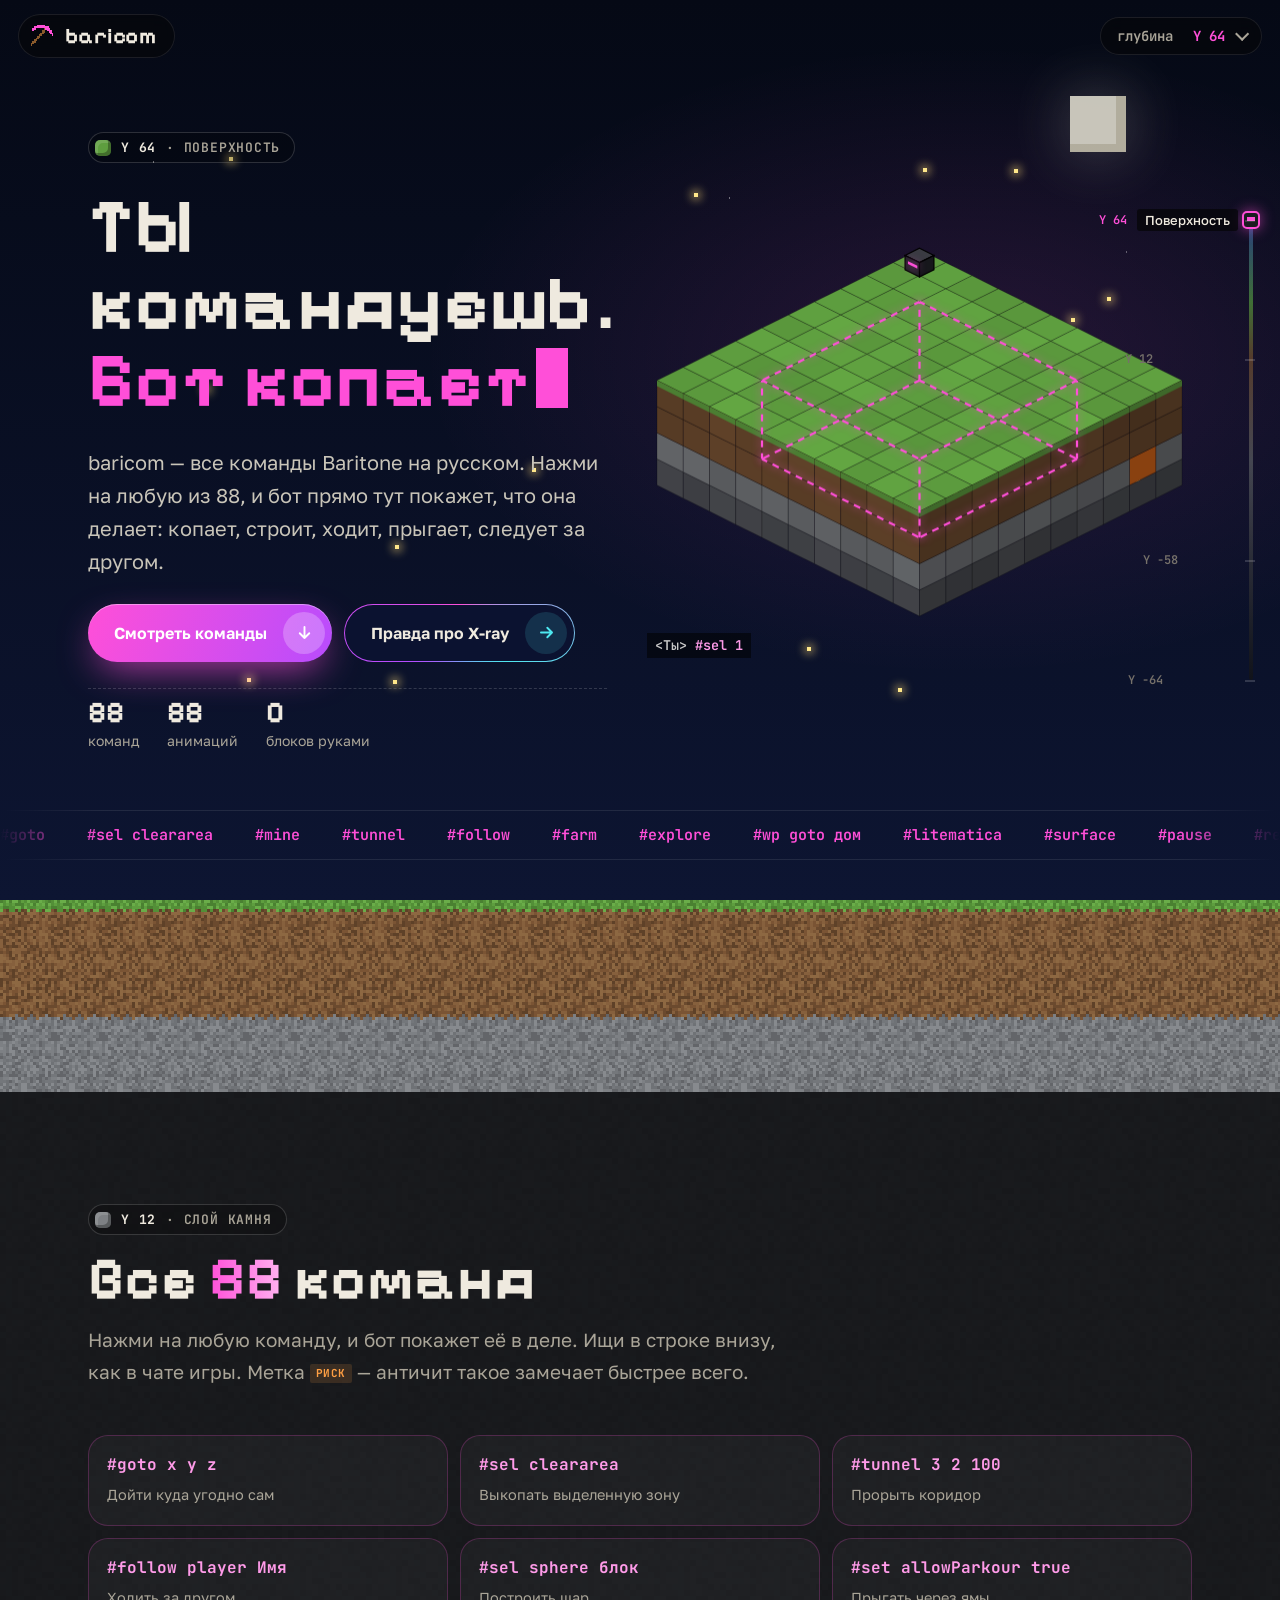
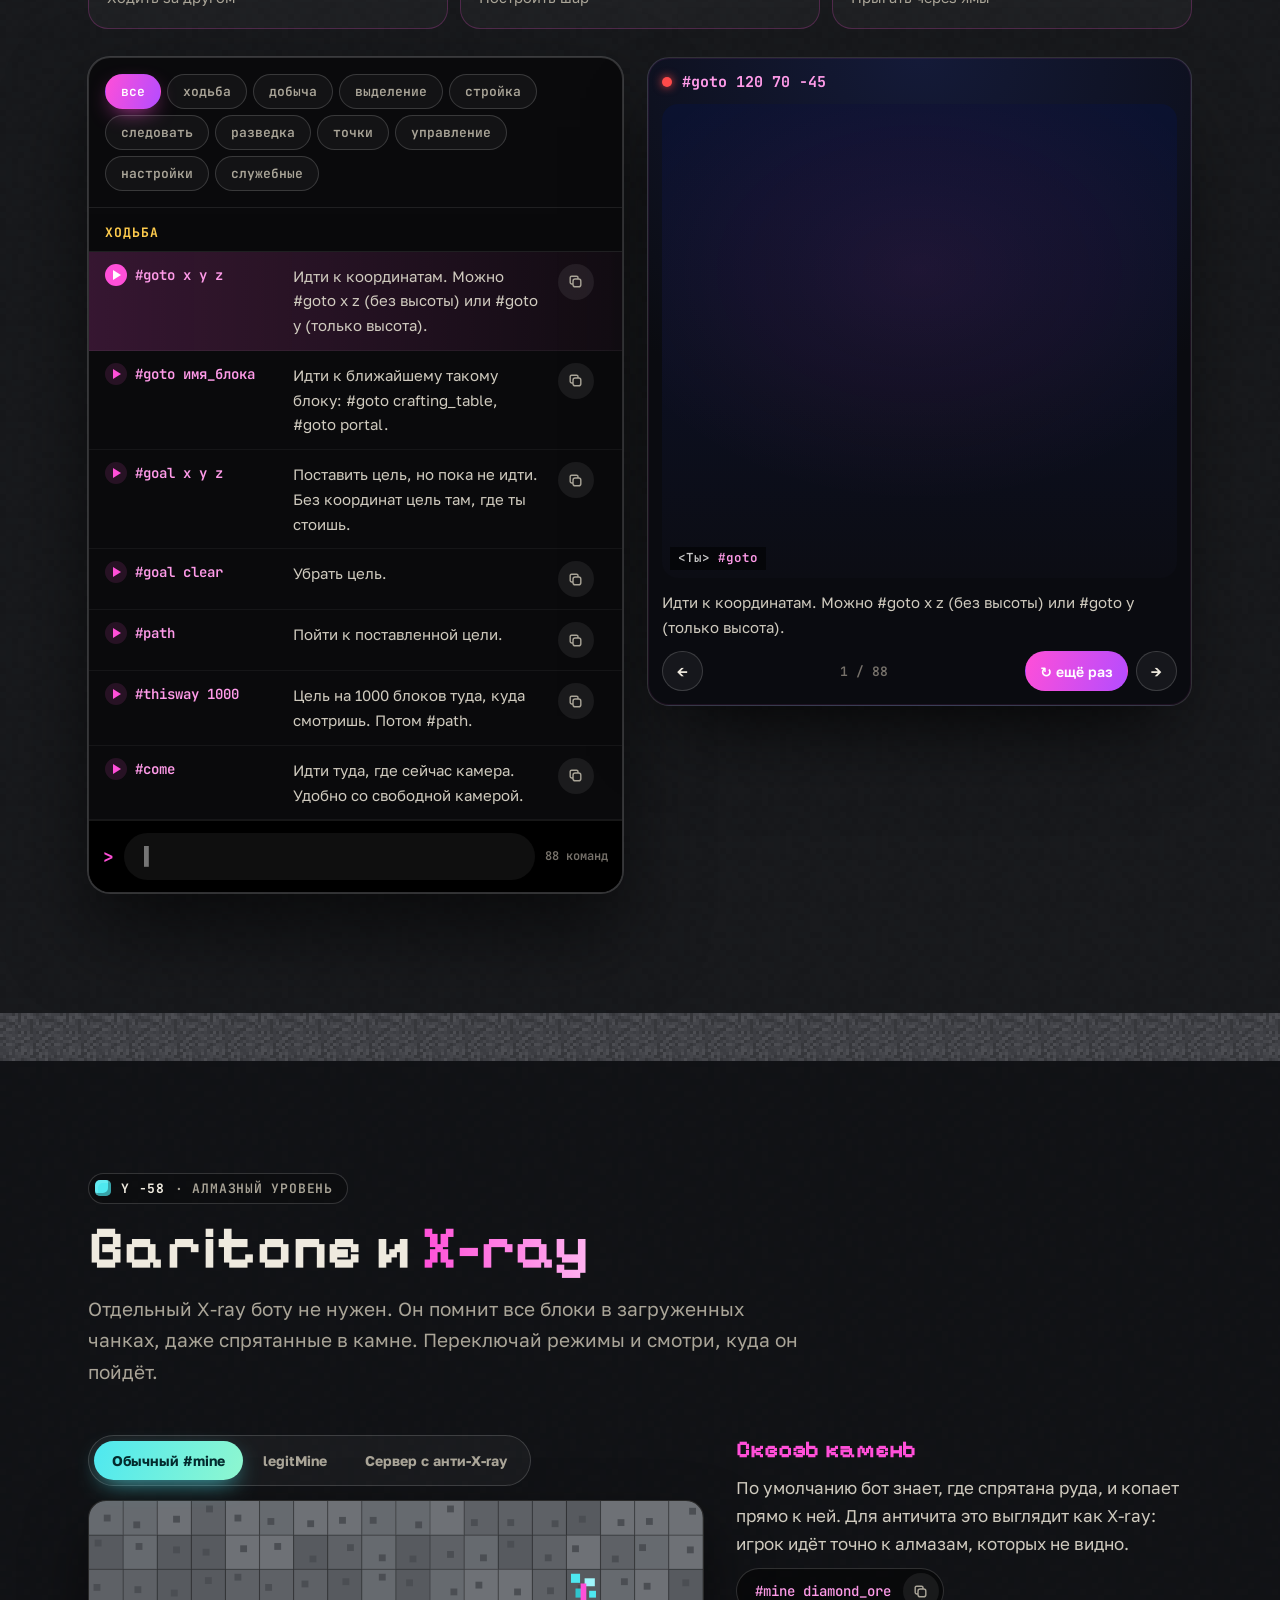
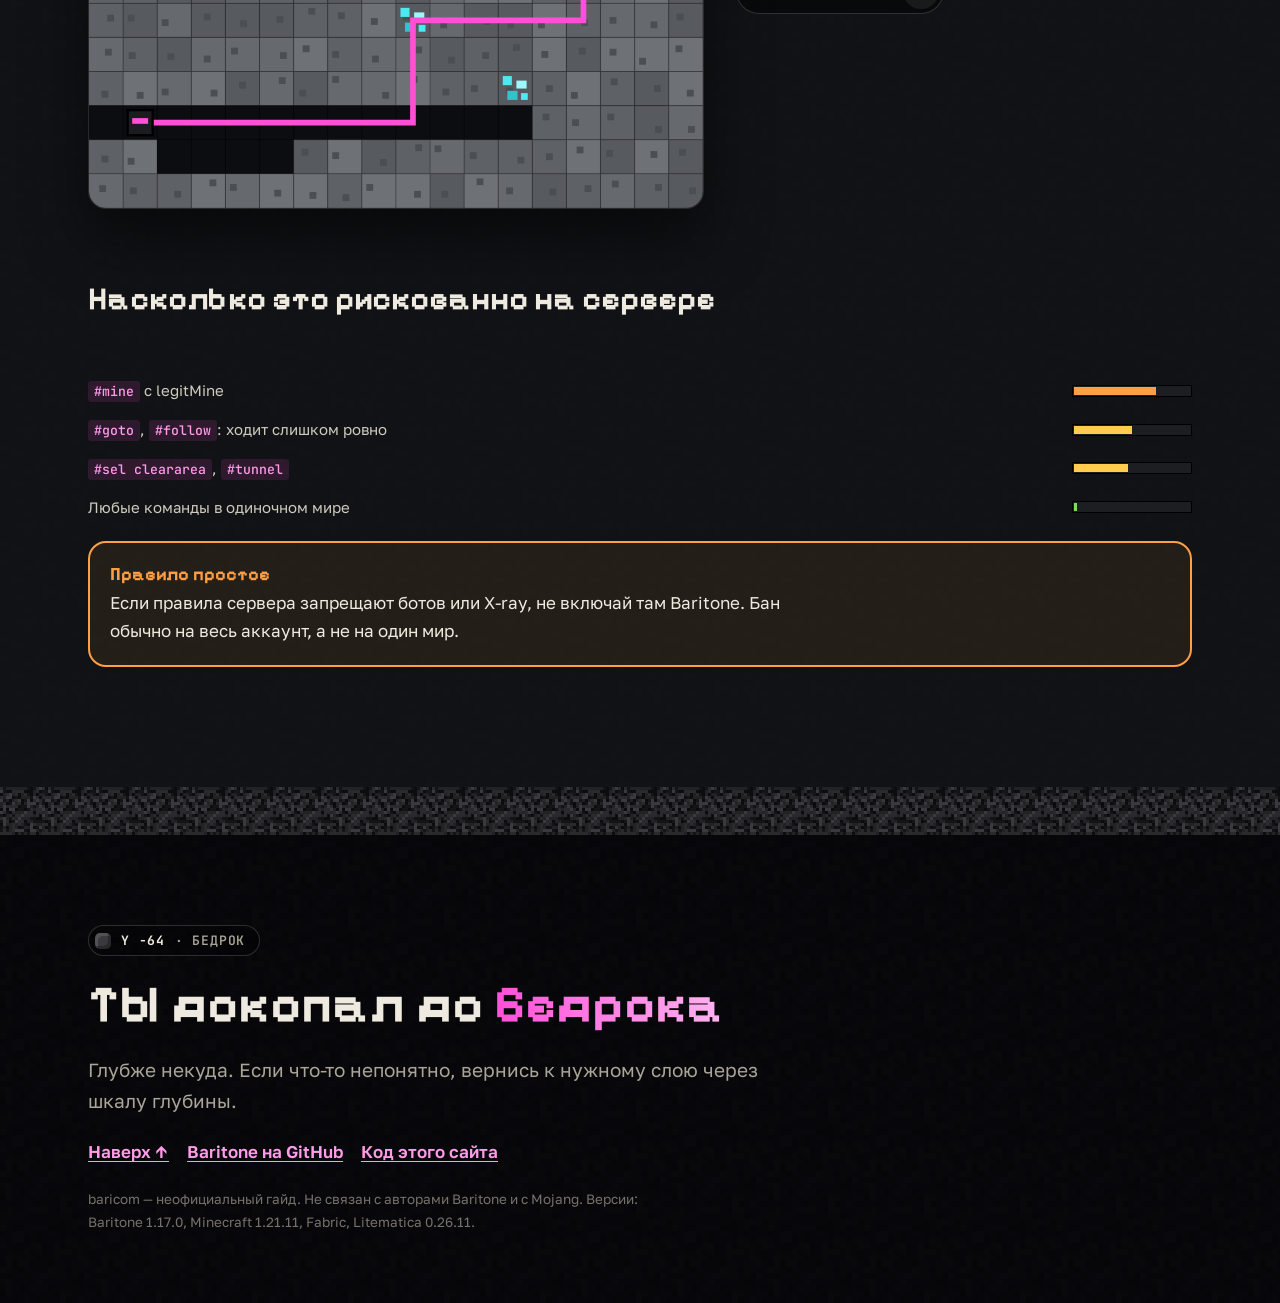
<file: index.html>
<!doctype html>
<html lang="ru">
<head>
<meta charset="utf-8">
<meta name="viewport" content="width=device-width, initial-scale=1, viewport-fit=cover">
<title>baricom — Baritone по-русски</title>
<meta name="description" content="Baritone на русском: установка за минуту, расчистка зоны из Litematica, все 88 команд и правда про X-ray.">
<meta property="og:title" content="baricom — Baritone по-русски">
<meta property="og:description" content="Ты командуешь. Бот копает. Гайд по Baritone на русском.">
<meta name="theme-color" content="#050915">
<link rel="icon" href="assets/img/favicon.svg" type="image/svg+xml">
<link rel="preconnect" href="https://fonts.googleapis.com"><link rel="preconnect" href="https://fonts.gstatic.com" crossorigin>
<link rel="stylesheet" href="https://fonts.googleapis.com/css2?family=Golos+Text:wght@400;500;600;700&family=JetBrains+Mono:wght@500;600;700&family=Pixelify+Sans:wght@500;700&display=swap">
<link rel="stylesheet" href="assets/style.css">
</head>
<body>

<header class="topbar"><div class="topbar-in">
  <a class="brand" href="#surface" aria-label="baricom, наверх"><svg class="" viewBox="0 0 16 16" shape-rendering="crispEdges" aria-hidden="true"><rect x="5" y="1" width="5" height="1" fill="#ff4fd8"/><rect x="3" y="2" width="9" height="1" fill="#ff4fd8"/><rect x="2" y="3" width="2" height="1" fill="#ff4fd8"/><rect x="9" y="3" width="1" height="1" fill="#8a5a2b"/><rect x="10" y="3" width="3" height="1" fill="#ff4fd8"/><rect x="2" y="4" width="1" height="1" fill="#ff4fd8"/><rect x="8" y="4" width="2" height="1" fill="#8a5a2b"/><rect x="11" y="4" width="3" height="1" fill="#ff4fd8"/><rect x="8" y="5" width="2" height="1" fill="#8a5a2b"/><rect x="12" y="5" width="2" height="1" fill="#ff4fd8"/><rect x="7" y="6" width="2" height="1" fill="#8a5a2b"/><rect x="13" y="6" width="2" height="1" fill="#ff4fd8"/><rect x="6" y="7" width="2" height="1" fill="#8a5a2b"/><rect x="14" y="7" width="1" height="1" fill="#ff4fd8"/><rect x="5" y="8" width="2" height="1" fill="#8a5a2b"/><rect x="4" y="9" width="2" height="1" fill="#8a5a2b"/><rect x="3" y="10" width="2" height="1" fill="#8a5a2b"/><rect x="2" y="11" width="2" height="1" fill="#8a5a2b"/><rect x="1" y="12" width="2" height="1" fill="#8a5a2b"/><rect x="1" y="13" width="1" height="1" fill="#8a5a2b"/></svg>baricom</a>
  <button class="ytag" type="button" id="ytag" aria-expanded="false" aria-controls="depthMenu"><span class="lbl">глубина</span><b id="yval">Y 64</b><span class="chev"></span></button>
</div></header>
<nav class="depth-menu" id="depthMenu" aria-label="Слои" hidden><a href="#surface" data-sec="surface"><span>Y 64</span>Поверхность</a><a href="#commands" data-sec="commands"><span>Y 12</span>Команды</a><a href="#xray" data-sec="xray"><span>Y −58</span>X-ray</a><a href="#bedrock" data-sec="bedrock"><span>Y −64</span>Бедрок</a></nav>
<nav class="gauge" aria-label="Глубина страницы"><div class="track"></div><div class="bot" id="gbot"></div><a href="#surface" data-sec="surface" style="top:0%"><span>Y 64</span><em>Поверхность</em><i></i></a><a href="#commands" data-sec="commands" style="top:33%"><span>Y 12</span><em>Команды</em><i></i></a><a href="#xray" data-sec="xray" style="top:67%"><span>Y −58</span><em>X-ray</em><i></i></a><a href="#bedrock" data-sec="bedrock" style="top:100%"><span>Y −64</span><em>Бедрок</em><i></i></a></nav>

<main>
<section class="hero" id="surface" data-y="64">
  <div class="moon" aria-hidden="true"></div><div class="sky-fx" id="skyfx" aria-hidden="true"><span class="shoot"></span><span class="shoot s2"></span></div>
  <div class="wrap hero-grid">
    <div class="hero-copy">
      <span class="ylvl" style="--c:#5e9e3f"><i></i><b>Y 64</b> · Поверхность</span>
      <h1>Ты командуешь.<span class="l2">Бот копает<span class="cur" aria-hidden="true"></span></span></h1>
      <p class="lead">baricom — все команды Baritone на русском. Нажми на любую из 88, и бот прямо тут покажет, что она делает: копает, строит, ходит, прыгает, следует за другом.</p>
      <div class="ctas"><a class="btn pri" href="#commands"><span>Смотреть команды</span><span class="ico down"><svg viewBox="0 0 24 24" aria-hidden="true"><path d="M12 5v14M6 13l6 6 6-6" fill="none" stroke="currentColor" stroke-width="2.4" stroke-linecap="round" stroke-linejoin="round"/></svg></span></a><a class="btn ghost" href="#xray"><span>Правда про X-ray</span><span class="ico right"><svg viewBox="0 0 24 24" aria-hidden="true"><path d="M5 12h14M13 6l6 6-6 6" fill="none" stroke="currentColor" stroke-width="2.4" stroke-linecap="round" stroke-linejoin="round"/></svg></span></a></div>
      <div class="stats"><div><b data-count="88">88</b><span>команд</span></div><div><b data-count="88">88</b><span>анимаций</span></div><div><b>0</b><span>блоков руками</span></div></div>
    </div>
    <div class="stage" id="stage">
      <canvas id="world" aria-label="Анимация: бот выкапывает выделенную область" role="img"></canvas>
      <div class="chat" id="chat" aria-hidden="true">
        <div><span class="you">&lt;Ты&gt;</span> <span class="cmd">#sel 1</span></div>
        <div><span class="you">&lt;Ты&gt;</span> <span class="cmd">#sel 2</span></div>
        <div><span class="you">&lt;Ты&gt;</span> <span class="cmd">#sel cleararea</span></div>
        <div class="sys">[Baritone] Копаю: 54/108 <span class="bar"><i style="width:50%"></i></span></div>
      </div>
    </div>
  </div>
  <div class="ticker" aria-hidden="true"><div><span><b>#goto</b></span><span><b>#sel cleararea</b></span><span><b>#mine</b></span><span><b>#tunnel</b></span><span><b>#follow</b></span><span><b>#farm</b></span><span><b>#explore</b></span><span><b>#wp goto дом</b></span><span><b>#litematica</b></span><span><b>#surface</b></span><span><b>#pause</b></span><span><b>#resume</b></span><span><b>#stop</b></span><span><b>#set legitMine true</b></span><span><b>#build</b></span><span><b>#come</b></span><span><b>#thisway 1000</b></span><span><b>#goto</b></span><span><b>#sel cleararea</b></span><span><b>#mine</b></span><span><b>#tunnel</b></span><span><b>#follow</b></span><span><b>#farm</b></span><span><b>#explore</b></span><span><b>#wp goto дом</b></span><span><b>#litematica</b></span><span><b>#surface</b></span><span><b>#pause</b></span><span><b>#resume</b></span><span><b>#stop</b></span><span><b>#set legitMine true</b></span><span><b>#build</b></span><span><b>#come</b></span><span><b>#thisway 1000</b></span></div></div>
</section>

<div class="strata s-grass" aria-hidden="true"></div>
<div class="strata s-dirt" aria-hidden="true"></div>
<div class="strata s-dirtstone" aria-hidden="true"></div>
<div class="strata s-stone" aria-hidden="true"></div>

<section class="layer l-deep" id="commands" data-y="12">
  <div class="wrap">
    <div class="head">
      <span class="ylvl" style="--c:#7d8084"><i></i><b>Y 12</b> · Слой камня</span>
      <h2>Все <em>88</em> команд</h2>
      <p class="lead">Нажми на любую команду, и бот покажет её в деле. Ищи в строке внизу, как в чате игры. Метка <span class="risk" style="margin:0">РИСК</span> — античит такое замечает быстрее всего.</p>
    </div>
    <div class="featured"><button class="feat" type="button" data-cmd="#goto x y z" data-q="goto"><code>#goto x y z</code><span>Дойти куда угодно сам</span></button><button class="feat" type="button" data-cmd="#sel cleararea" data-q="cleararea"><code>#sel cleararea</code><span>Выкопать выделенную зону</span></button><button class="feat" type="button" data-cmd="#tunnel 3 2 100" data-q="tunnel"><code>#tunnel 3 2 100</code><span>Прорыть коридор</span></button><button class="feat" type="button" data-cmd="#follow player Имя" data-q="follow"><code>#follow player Имя</code><span>Ходить за другом</span></button><button class="feat" type="button" data-cmd="#sel sphere блок" data-q="sel"><code>#sel sphere блок</code><span>Построить шар</span></button><button class="feat" type="button" data-cmd="#set allowParkour true" data-q="set"><code>#set allowParkour true</code><span>Прыгать через ямы</span></button></div>
    <div class="cmd-wrap">
    <div class="console">
      <div class="console-top" role="group" aria-label="Категории"><button class="chip" type="button" data-cat="all" aria-pressed="true">все</button><button class="chip" type="button" data-cat="move" aria-pressed="false">ходьба</button><button class="chip" type="button" data-cat="mine" aria-pressed="false">добыча</button><button class="chip" type="button" data-cat="sel" aria-pressed="false">выделение</button><button class="chip" type="button" data-cat="build" aria-pressed="false">стройка</button><button class="chip" type="button" data-cat="follow" aria-pressed="false">следовать</button><button class="chip" type="button" data-cat="explore" aria-pressed="false">разведка</button><button class="chip" type="button" data-cat="wp" aria-pressed="false">точки</button><button class="chip" type="button" data-cat="control" aria-pressed="false">управление</button><button class="chip" type="button" data-cat="set" aria-pressed="false">настройки</button><button class="chip" type="button" data-cat="tech" aria-pressed="false">служебные</button></div>
      <div class="console-body" id="cbody"><div class="cgroup" data-cat="move"><h4>Ходьба</h4><div class="crow" role="button" tabindex="0" aria-label="Показать анимацию #goto x y z" data-scene="goto" data-cmd="#goto x y z" data-demo="#goto 120 70 -45" data-s="#goto x y z идти к координатам. можно #goto x z (без высоты) или #goto y (только высота). ходьба"><code><span class="play" aria-hidden="true"></span>#goto x y z</code><p>Идти к координатам. Можно #goto x z (без высоты) или #goto y (только высота).</p><button class="copy" type="button" data-copy="#goto x y z" aria-label="Скопировать #goto x y z"><svg class="i-copy" viewBox="0 0 24 24" aria-hidden="true"><rect x="8.5" y="8.5" width="11" height="11" rx="3" fill="none" stroke="currentColor" stroke-width="2"/><path d="M15.5 8.5V6.5a2 2 0 0 0-2-2h-7a2 2 0 0 0-2 2v7a2 2 0 0 0 2 2h2" fill="none" stroke="currentColor" stroke-width="2"/></svg><svg class="i-ok" viewBox="0 0 24 24" aria-hidden="true"><path d="M5 12.5l4.5 4.5L19 7.5" fill="none" stroke="currentColor" stroke-width="2.6" stroke-linecap="round" stroke-linejoin="round"/></svg></button></div><div class="crow" role="button" tabindex="0" aria-label="Показать анимацию #goto имя_блока" data-scene="gotoblock" data-cmd="#goto имя_блока" data-demo="#goto crafting_table" data-s="#goto имя_блока идти к ближайшему такому блоку: #goto crafting_table, #goto portal. ходьба"><code><span class="play" aria-hidden="true"></span>#goto имя_блока</code><p>Идти к ближайшему такому блоку: #goto crafting_table, #goto portal.</p><button class="copy" type="button" data-copy="#goto имя_блока" aria-label="Скопировать #goto имя_блока"><svg class="i-copy" viewBox="0 0 24 24" aria-hidden="true"><rect x="8.5" y="8.5" width="11" height="11" rx="3" fill="none" stroke="currentColor" stroke-width="2"/><path d="M15.5 8.5V6.5a2 2 0 0 0-2-2h-7a2 2 0 0 0-2 2v7a2 2 0 0 0 2 2h2" fill="none" stroke="currentColor" stroke-width="2"/></svg><svg class="i-ok" viewBox="0 0 24 24" aria-hidden="true"><path d="M5 12.5l4.5 4.5L19 7.5" fill="none" stroke="currentColor" stroke-width="2.6" stroke-linecap="round" stroke-linejoin="round"/></svg></button></div><div class="crow" role="button" tabindex="0" aria-label="Показать анимацию #goal x y z" data-scene="goal" data-cmd="#goal x y z" data-demo="#goal 120 70 -45" data-s="#goal x y z поставить цель, но пока не идти. без координат цель там, где ты стоишь. ходьба"><code><span class="play" aria-hidden="true"></span>#goal x y z</code><p>Поставить цель, но пока не идти. Без координат цель там, где ты стоишь.</p><button class="copy" type="button" data-copy="#goal x y z" aria-label="Скопировать #goal x y z"><svg class="i-copy" viewBox="0 0 24 24" aria-hidden="true"><rect x="8.5" y="8.5" width="11" height="11" rx="3" fill="none" stroke="currentColor" stroke-width="2"/><path d="M15.5 8.5V6.5a2 2 0 0 0-2-2h-7a2 2 0 0 0-2 2v7a2 2 0 0 0 2 2h2" fill="none" stroke="currentColor" stroke-width="2"/></svg><svg class="i-ok" viewBox="0 0 24 24" aria-hidden="true"><path d="M5 12.5l4.5 4.5L19 7.5" fill="none" stroke="currentColor" stroke-width="2.6" stroke-linecap="round" stroke-linejoin="round"/></svg></button></div><div class="crow" role="button" tabindex="0" aria-label="Показать анимацию #goal clear" data-scene="goalclear" data-cmd="#goal clear" data-demo="#goal clear" data-s="#goal clear убрать цель. ходьба"><code><span class="play" aria-hidden="true"></span>#goal clear</code><p>Убрать цель.</p><button class="copy" type="button" data-copy="#goal clear" aria-label="Скопировать #goal clear"><svg class="i-copy" viewBox="0 0 24 24" aria-hidden="true"><rect x="8.5" y="8.5" width="11" height="11" rx="3" fill="none" stroke="currentColor" stroke-width="2"/><path d="M15.5 8.5V6.5a2 2 0 0 0-2-2h-7a2 2 0 0 0-2 2v7a2 2 0 0 0 2 2h2" fill="none" stroke="currentColor" stroke-width="2"/></svg><svg class="i-ok" viewBox="0 0 24 24" aria-hidden="true"><path d="M5 12.5l4.5 4.5L19 7.5" fill="none" stroke="currentColor" stroke-width="2.6" stroke-linecap="round" stroke-linejoin="round"/></svg></button></div><div class="crow" role="button" tabindex="0" aria-label="Показать анимацию #path" data-scene="path" data-cmd="#path" data-demo="#path" data-s="#path пойти к поставленной цели. ходьба"><code><span class="play" aria-hidden="true"></span>#path</code><p>Пойти к поставленной цели.</p><button class="copy" type="button" data-copy="#path" aria-label="Скопировать #path"><svg class="i-copy" viewBox="0 0 24 24" aria-hidden="true"><rect x="8.5" y="8.5" width="11" height="11" rx="3" fill="none" stroke="currentColor" stroke-width="2"/><path d="M15.5 8.5V6.5a2 2 0 0 0-2-2h-7a2 2 0 0 0-2 2v7a2 2 0 0 0 2 2h2" fill="none" stroke="currentColor" stroke-width="2"/></svg><svg class="i-ok" viewBox="0 0 24 24" aria-hidden="true"><path d="M5 12.5l4.5 4.5L19 7.5" fill="none" stroke="currentColor" stroke-width="2.6" stroke-linecap="round" stroke-linejoin="round"/></svg></button></div><div class="crow" role="button" tabindex="0" aria-label="Показать анимацию #thisway 1000" data-scene="thisway" data-cmd="#thisway 1000" data-demo="#thisway 1000" data-s="#thisway 1000 цель на 1000 блоков туда, куда смотришь. потом #path. ходьба"><code><span class="play" aria-hidden="true"></span>#thisway 1000</code><p>Цель на 1000 блоков туда, куда смотришь. Потом #path.</p><button class="copy" type="button" data-copy="#thisway 1000" aria-label="Скопировать #thisway 1000"><svg class="i-copy" viewBox="0 0 24 24" aria-hidden="true"><rect x="8.5" y="8.5" width="11" height="11" rx="3" fill="none" stroke="currentColor" stroke-width="2"/><path d="M15.5 8.5V6.5a2 2 0 0 0-2-2h-7a2 2 0 0 0-2 2v7a2 2 0 0 0 2 2h2" fill="none" stroke="currentColor" stroke-width="2"/></svg><svg class="i-ok" viewBox="0 0 24 24" aria-hidden="true"><path d="M5 12.5l4.5 4.5L19 7.5" fill="none" stroke="currentColor" stroke-width="2.6" stroke-linecap="round" stroke-linejoin="round"/></svg></button></div><div class="crow" role="button" tabindex="0" aria-label="Показать анимацию #come" data-scene="come" data-cmd="#come" data-demo="#come" data-s="#come идти туда, где сейчас камера. удобно со свободной камерой. ходьба"><code><span class="play" aria-hidden="true"></span>#come</code><p>Идти туда, где сейчас камера. Удобно со свободной камерой.</p><button class="copy" type="button" data-copy="#come" aria-label="Скопировать #come"><svg class="i-copy" viewBox="0 0 24 24" aria-hidden="true"><rect x="8.5" y="8.5" width="11" height="11" rx="3" fill="none" stroke="currentColor" stroke-width="2"/><path d="M15.5 8.5V6.5a2 2 0 0 0-2-2h-7a2 2 0 0 0-2 2v7a2 2 0 0 0 2 2h2" fill="none" stroke="currentColor" stroke-width="2"/></svg><svg class="i-ok" viewBox="0 0 24 24" aria-hidden="true"><path d="M5 12.5l4.5 4.5L19 7.5" fill="none" stroke="currentColor" stroke-width="2.6" stroke-linecap="round" stroke-linejoin="round"/></svg></button></div><div class="crow" role="button" tabindex="0" aria-label="Показать анимацию #surface" data-scene="surface" data-cmd="#surface" data-demo="#surface" data-s="#surface выбраться на поверхность или в ближайшее открытое место. синоним: #top. ходьба"><code><span class="play" aria-hidden="true"></span>#surface</code><p>Выбраться на поверхность или в ближайшее открытое место. Синоним: #top.</p><button class="copy" type="button" data-copy="#surface" aria-label="Скопировать #surface"><svg class="i-copy" viewBox="0 0 24 24" aria-hidden="true"><rect x="8.5" y="8.5" width="11" height="11" rx="3" fill="none" stroke="currentColor" stroke-width="2"/><path d="M15.5 8.5V6.5a2 2 0 0 0-2-2h-7a2 2 0 0 0-2 2v7a2 2 0 0 0 2 2h2" fill="none" stroke="currentColor" stroke-width="2"/></svg><svg class="i-ok" viewBox="0 0 24 24" aria-hidden="true"><path d="M5 12.5l4.5 4.5L19 7.5" fill="none" stroke="currentColor" stroke-width="2.6" stroke-linecap="round" stroke-linejoin="round"/></svg></button></div><div class="crow" role="button" tabindex="0" aria-label="Показать анимацию #axis" data-scene="axis" data-cmd="#axis" data-demo="#axis" data-s="#axis идти к ближайшей оси или диагонали мира на высоте 120. ходьба"><code><span class="play" aria-hidden="true"></span>#axis</code><p>Идти к ближайшей оси или диагонали мира на высоте 120.</p><button class="copy" type="button" data-copy="#axis" aria-label="Скопировать #axis"><svg class="i-copy" viewBox="0 0 24 24" aria-hidden="true"><rect x="8.5" y="8.5" width="11" height="11" rx="3" fill="none" stroke="currentColor" stroke-width="2"/><path d="M15.5 8.5V6.5a2 2 0 0 0-2-2h-7a2 2 0 0 0-2 2v7a2 2 0 0 0 2 2h2" fill="none" stroke="currentColor" stroke-width="2"/></svg><svg class="i-ok" viewBox="0 0 24 24" aria-hidden="true"><path d="M5 12.5l4.5 4.5L19 7.5" fill="none" stroke="currentColor" stroke-width="2.6" stroke-linecap="round" stroke-linejoin="round"/></svg></button></div><div class="crow" role="button" tabindex="0" aria-label="Показать анимацию #invert" data-scene="invert" data-cmd="#invert" data-demo="#invert" data-s="#invert перевернуть цель: уходить от неё как можно дальше. ходьба"><code><span class="play" aria-hidden="true"></span>#invert</code><p>Перевернуть цель: уходить от неё как можно дальше.</p><button class="copy" type="button" data-copy="#invert" aria-label="Скопировать #invert"><svg class="i-copy" viewBox="0 0 24 24" aria-hidden="true"><rect x="8.5" y="8.5" width="11" height="11" rx="3" fill="none" stroke="currentColor" stroke-width="2"/><path d="M15.5 8.5V6.5a2 2 0 0 0-2-2h-7a2 2 0 0 0-2 2v7a2 2 0 0 0 2 2h2" fill="none" stroke="currentColor" stroke-width="2"/></svg><svg class="i-ok" viewBox="0 0 24 24" aria-hidden="true"><path d="M5 12.5l4.5 4.5L19 7.5" fill="none" stroke="currentColor" stroke-width="2.6" stroke-linecap="round" stroke-linejoin="round"/></svg></button></div><div class="crow" role="button" tabindex="0" aria-label="Показать анимацию #click" data-scene="click" data-cmd="#click" data-demo="#click" data-s="#click кликнуть по экрану. пкм — идти на блок, лкм — в блок, лкм с протяжкой — выделить область. ходьба"><code><span class="play" aria-hidden="true"></span>#click</code><p>Кликнуть по экрану. ПКМ — идти на блок, ЛКМ — в блок, ЛКМ с протяжкой — выделить область.</p><button class="copy" type="button" data-copy="#click" aria-label="Скопировать #click"><svg class="i-copy" viewBox="0 0 24 24" aria-hidden="true"><rect x="8.5" y="8.5" width="11" height="11" rx="3" fill="none" stroke="currentColor" stroke-width="2"/><path d="M15.5 8.5V6.5a2 2 0 0 0-2-2h-7a2 2 0 0 0-2 2v7a2 2 0 0 0 2 2h2" fill="none" stroke="currentColor" stroke-width="2"/></svg><svg class="i-ok" viewBox="0 0 24 24" aria-hidden="true"><path d="M5 12.5l4.5 4.5L19 7.5" fill="none" stroke="currentColor" stroke-width="2.6" stroke-linecap="round" stroke-linejoin="round"/></svg></button></div><div class="crow" role="button" tabindex="0" aria-label="Показать анимацию #blacklist" data-scene="blacklist" data-cmd="#blacklist" data-demo="#blacklist" data-s="#blacklist пометить ближайший целевой блок, чтобы бот к нему больше не шёл. ходьба"><code><span class="play" aria-hidden="true"></span>#blacklist</code><p>Пометить ближайший целевой блок, чтобы бот к нему больше не шёл.</p><button class="copy" type="button" data-copy="#blacklist" aria-label="Скопировать #blacklist"><svg class="i-copy" viewBox="0 0 24 24" aria-hidden="true"><rect x="8.5" y="8.5" width="11" height="11" rx="3" fill="none" stroke="currentColor" stroke-width="2"/><path d="M15.5 8.5V6.5a2 2 0 0 0-2-2h-7a2 2 0 0 0-2 2v7a2 2 0 0 0 2 2h2" fill="none" stroke="currentColor" stroke-width="2"/></svg><svg class="i-ok" viewBox="0 0 24 24" aria-hidden="true"><path d="M5 12.5l4.5 4.5L19 7.5" fill="none" stroke="currentColor" stroke-width="2.6" stroke-linecap="round" stroke-linejoin="round"/></svg></button></div><div class="crow" role="button" tabindex="0" aria-label="Показать анимацию #eta" data-scene="eta" data-cmd="#eta" data-demo="#eta" data-s="#eta примерное время до цели. очень неточное. ходьба"><code><span class="play" aria-hidden="true"></span>#eta</code><p>Примерное время до цели. Очень неточное.</p><button class="copy" type="button" data-copy="#eta" aria-label="Скопировать #eta"><svg class="i-copy" viewBox="0 0 24 24" aria-hidden="true"><rect x="8.5" y="8.5" width="11" height="11" rx="3" fill="none" stroke="currentColor" stroke-width="2"/><path d="M15.5 8.5V6.5a2 2 0 0 0-2-2h-7a2 2 0 0 0-2 2v7a2 2 0 0 0 2 2h2" fill="none" stroke="currentColor" stroke-width="2"/></svg><svg class="i-ok" viewBox="0 0 24 24" aria-hidden="true"><path d="M5 12.5l4.5 4.5L19 7.5" fill="none" stroke="currentColor" stroke-width="2.6" stroke-linecap="round" stroke-linejoin="round"/></svg></button></div><div class="crow" role="button" tabindex="0" aria-label="Показать анимацию #elytra" data-scene="elytra" data-cmd="#elytra" data-demo="#elytra" data-s="#elytra полёт на элитрах к цели. только в незере и только с поставленной целью. ходьба"><code><span class="play" aria-hidden="true"></span>#elytra</code><p>Полёт на элитрах к цели. Только в Незере и только с поставленной целью.<span class="risk">РИСК</span></p><button class="copy" type="button" data-copy="#elytra" aria-label="Скопировать #elytra"><svg class="i-copy" viewBox="0 0 24 24" aria-hidden="true"><rect x="8.5" y="8.5" width="11" height="11" rx="3" fill="none" stroke="currentColor" stroke-width="2"/><path d="M15.5 8.5V6.5a2 2 0 0 0-2-2h-7a2 2 0 0 0-2 2v7a2 2 0 0 0 2 2h2" fill="none" stroke="currentColor" stroke-width="2"/></svg><svg class="i-ok" viewBox="0 0 24 24" aria-hidden="true"><path d="M5 12.5l4.5 4.5L19 7.5" fill="none" stroke="currentColor" stroke-width="2.6" stroke-linecap="round" stroke-linejoin="round"/></svg></button></div></div><div class="cgroup" data-cat="mine"><h4>Добыча</h4><div class="crow" role="button" tabindex="0" aria-label="Показать анимацию #mine diamond_ore iron_ore" data-scene="mine" data-cmd="#mine diamond_ore iron_ore" data-demo="#mine diamond_ore iron_ore" data-s="#mine diamond_ore iron_ore искать и копать эти руды. добыча"><code><span class="play" aria-hidden="true"></span>#mine diamond_ore iron_ore</code><p>Искать и копать эти руды.<span class="risk">РИСК</span></p><button class="copy" type="button" data-copy="#mine diamond_ore iron_ore" aria-label="Скопировать #mine diamond_ore iron_ore"><svg class="i-copy" viewBox="0 0 24 24" aria-hidden="true"><rect x="8.5" y="8.5" width="11" height="11" rx="3" fill="none" stroke="currentColor" stroke-width="2"/><path d="M15.5 8.5V6.5a2 2 0 0 0-2-2h-7a2 2 0 0 0-2 2v7a2 2 0 0 0 2 2h2" fill="none" stroke="currentColor" stroke-width="2"/></svg><svg class="i-ok" viewBox="0 0 24 24" aria-hidden="true"><path d="M5 12.5l4.5 4.5L19 7.5" fill="none" stroke="currentColor" stroke-width="2.6" stroke-linecap="round" stroke-linejoin="round"/></svg></button></div><div class="crow" role="button" tabindex="0" aria-label="Показать анимацию #mine 64 diamond_ore" data-scene="mine64" data-cmd="#mine 64 diamond_ore" data-demo="#mine 64 diamond_ore" data-s="#mine 64 diamond_ore копать, пока не будет 64 штуки. добыча"><code><span class="play" aria-hidden="true"></span>#mine 64 diamond_ore</code><p>Копать, пока не будет 64 штуки.<span class="risk">РИСК</span></p><button class="copy" type="button" data-copy="#mine 64 diamond_ore" aria-label="Скопировать #mine 64 diamond_ore"><svg class="i-copy" viewBox="0 0 24 24" aria-hidden="true"><rect x="8.5" y="8.5" width="11" height="11" rx="3" fill="none" stroke="currentColor" stroke-width="2"/><path d="M15.5 8.5V6.5a2 2 0 0 0-2-2h-7a2 2 0 0 0-2 2v7a2 2 0 0 0 2 2h2" fill="none" stroke="currentColor" stroke-width="2"/></svg><svg class="i-ok" viewBox="0 0 24 24" aria-hidden="true"><path d="M5 12.5l4.5 4.5L19 7.5" fill="none" stroke="currentColor" stroke-width="2.6" stroke-linecap="round" stroke-linejoin="round"/></svg></button></div><div class="crow" role="button" tabindex="0" aria-label="Показать анимацию #tunnel" data-scene="tunnel" data-cmd="#tunnel" data-demo="#tunnel" data-s="#tunnel прямой туннель 1×2 туда, куда смотришь. обходит лаву. добыча"><code><span class="play" aria-hidden="true"></span>#tunnel</code><p>Прямой туннель 1×2 туда, куда смотришь. Обходит лаву.</p><button class="copy" type="button" data-copy="#tunnel" aria-label="Скопировать #tunnel"><svg class="i-copy" viewBox="0 0 24 24" aria-hidden="true"><rect x="8.5" y="8.5" width="11" height="11" rx="3" fill="none" stroke="currentColor" stroke-width="2"/><path d="M15.5 8.5V6.5a2 2 0 0 0-2-2h-7a2 2 0 0 0-2 2v7a2 2 0 0 0 2 2h2" fill="none" stroke="currentColor" stroke-width="2"/></svg><svg class="i-ok" viewBox="0 0 24 24" aria-hidden="true"><path d="M5 12.5l4.5 4.5L19 7.5" fill="none" stroke="currentColor" stroke-width="2.6" stroke-linecap="round" stroke-linejoin="round"/></svg></button></div><div class="crow" role="button" tabindex="0" aria-label="Показать анимацию #tunnel 3 2 100" data-scene="tunnel3" data-cmd="#tunnel 3 2 100" data-demo="#tunnel 3 2 100" data-s="#tunnel 3 2 100 туннель 3 в высоту, 2 в ширину и 100 в длину. добыча"><code><span class="play" aria-hidden="true"></span>#tunnel 3 2 100</code><p>Туннель 3 в высоту, 2 в ширину и 100 в длину.</p><button class="copy" type="button" data-copy="#tunnel 3 2 100" aria-label="Скопировать #tunnel 3 2 100"><svg class="i-copy" viewBox="0 0 24 24" aria-hidden="true"><rect x="8.5" y="8.5" width="11" height="11" rx="3" fill="none" stroke="currentColor" stroke-width="2"/><path d="M15.5 8.5V6.5a2 2 0 0 0-2-2h-7a2 2 0 0 0-2 2v7a2 2 0 0 0 2 2h2" fill="none" stroke="currentColor" stroke-width="2"/></svg><svg class="i-ok" viewBox="0 0 24 24" aria-hidden="true"><path d="M5 12.5l4.5 4.5L19 7.5" fill="none" stroke="currentColor" stroke-width="2.6" stroke-linecap="round" stroke-linejoin="round"/></svg></button></div><div class="crow" role="button" tabindex="0" aria-label="Показать анимацию #find имя_блока" data-scene="find" data-cmd="#find имя_блока" data-demo="#find diamond_ore" data-s="#find имя_блока найти в памяти бота, где лежит этот блок. добыча"><code><span class="play" aria-hidden="true"></span>#find имя_блока</code><p>Найти в памяти бота, где лежит этот блок.<span class="risk">РИСК</span></p><button class="copy" type="button" data-copy="#find имя_блока" aria-label="Скопировать #find имя_блока"><svg class="i-copy" viewBox="0 0 24 24" aria-hidden="true"><rect x="8.5" y="8.5" width="11" height="11" rx="3" fill="none" stroke="currentColor" stroke-width="2"/><path d="M15.5 8.5V6.5a2 2 0 0 0-2-2h-7a2 2 0 0 0-2 2v7a2 2 0 0 0 2 2h2" fill="none" stroke="currentColor" stroke-width="2"/></svg><svg class="i-ok" viewBox="0 0 24 24" aria-hidden="true"><path d="M5 12.5l4.5 4.5L19 7.5" fill="none" stroke="currentColor" stroke-width="2.6" stroke-linecap="round" stroke-linejoin="round"/></svg></button></div></div><div class="cgroup" data-cat="sel"><h4>Выделение</h4><div class="crow" role="button" tabindex="0" aria-label="Показать анимацию #sel 1" data-scene="sel1" data-cmd="#sel 1" data-demo="#sel 1" data-s="#sel 1 первый угол там, где стоишь. с координатами: #sel 1 x y z. выделение"><code><span class="play" aria-hidden="true"></span>#sel 1</code><p>Первый угол там, где стоишь. С координатами: #sel 1 x y z.</p><button class="copy" type="button" data-copy="#sel 1" aria-label="Скопировать #sel 1"><svg class="i-copy" viewBox="0 0 24 24" aria-hidden="true"><rect x="8.5" y="8.5" width="11" height="11" rx="3" fill="none" stroke="currentColor" stroke-width="2"/><path d="M15.5 8.5V6.5a2 2 0 0 0-2-2h-7a2 2 0 0 0-2 2v7a2 2 0 0 0 2 2h2" fill="none" stroke="currentColor" stroke-width="2"/></svg><svg class="i-ok" viewBox="0 0 24 24" aria-hidden="true"><path d="M5 12.5l4.5 4.5L19 7.5" fill="none" stroke="currentColor" stroke-width="2.6" stroke-linecap="round" stroke-linejoin="round"/></svg></button></div><div class="crow" role="button" tabindex="0" aria-label="Показать анимацию #sel 2" data-scene="sel2" data-cmd="#sel 2" data-demo="#sel 2" data-s="#sel 2 второй угол. с координатами: #sel 2 x y z. выделение"><code><span class="play" aria-hidden="true"></span>#sel 2</code><p>Второй угол. С координатами: #sel 2 x y z.</p><button class="copy" type="button" data-copy="#sel 2" aria-label="Скопировать #sel 2"><svg class="i-copy" viewBox="0 0 24 24" aria-hidden="true"><rect x="8.5" y="8.5" width="11" height="11" rx="3" fill="none" stroke="currentColor" stroke-width="2"/><path d="M15.5 8.5V6.5a2 2 0 0 0-2-2h-7a2 2 0 0 0-2 2v7a2 2 0 0 0 2 2h2" fill="none" stroke="currentColor" stroke-width="2"/></svg><svg class="i-ok" viewBox="0 0 24 24" aria-hidden="true"><path d="M5 12.5l4.5 4.5L19 7.5" fill="none" stroke="currentColor" stroke-width="2.6" stroke-linecap="round" stroke-linejoin="round"/></svg></button></div><div class="crow" role="button" tabindex="0" aria-label="Показать анимацию #sel cleararea" data-scene="cleararea" data-cmd="#sel cleararea" data-demo="#sel cleararea" data-s="#sel cleararea выкопать всё внутри выделения. коротко: #sel ca. выделение"><code><span class="play" aria-hidden="true"></span>#sel cleararea</code><p>Выкопать всё внутри выделения. Коротко: #sel ca.</p><button class="copy" type="button" data-copy="#sel cleararea" aria-label="Скопировать #sel cleararea"><svg class="i-copy" viewBox="0 0 24 24" aria-hidden="true"><rect x="8.5" y="8.5" width="11" height="11" rx="3" fill="none" stroke="currentColor" stroke-width="2"/><path d="M15.5 8.5V6.5a2 2 0 0 0-2-2h-7a2 2 0 0 0-2 2v7a2 2 0 0 0 2 2h2" fill="none" stroke="currentColor" stroke-width="2"/></svg><svg class="i-ok" viewBox="0 0 24 24" aria-hidden="true"><path d="M5 12.5l4.5 4.5L19 7.5" fill="none" stroke="currentColor" stroke-width="2.6" stroke-linecap="round" stroke-linejoin="round"/></svg></button></div><div class="crow" role="button" tabindex="0" aria-label="Показать анимацию #sel fill блок" data-scene="fill" data-cmd="#sel fill блок" data-demo="#sel fill stone" data-s="#sel fill блок заполнить выделение блоком. синонимы: set, s, f. выделение"><code><span class="play" aria-hidden="true"></span>#sel fill блок</code><p>Заполнить выделение блоком. Синонимы: set, s, f.</p><button class="copy" type="button" data-copy="#sel fill блок" aria-label="Скопировать #sel fill блок"><svg class="i-copy" viewBox="0 0 24 24" aria-hidden="true"><rect x="8.5" y="8.5" width="11" height="11" rx="3" fill="none" stroke="currentColor" stroke-width="2"/><path d="M15.5 8.5V6.5a2 2 0 0 0-2-2h-7a2 2 0 0 0-2 2v7a2 2 0 0 0 2 2h2" fill="none" stroke="currentColor" stroke-width="2"/></svg><svg class="i-ok" viewBox="0 0 24 24" aria-hidden="true"><path d="M5 12.5l4.5 4.5L19 7.5" fill="none" stroke="currentColor" stroke-width="2.6" stroke-linecap="round" stroke-linejoin="round"/></svg></button></div><div class="crow" role="button" tabindex="0" aria-label="Показать анимацию #sel walls блок" data-scene="walls" data-cmd="#sel walls блок" data-demo="#sel walls stone" data-s="#sel walls блок стены по краям выделения. выделение"><code><span class="play" aria-hidden="true"></span>#sel walls блок</code><p>Стены по краям выделения.</p><button class="copy" type="button" data-copy="#sel walls блок" aria-label="Скопировать #sel walls блок"><svg class="i-copy" viewBox="0 0 24 24" aria-hidden="true"><rect x="8.5" y="8.5" width="11" height="11" rx="3" fill="none" stroke="currentColor" stroke-width="2"/><path d="M15.5 8.5V6.5a2 2 0 0 0-2-2h-7a2 2 0 0 0-2 2v7a2 2 0 0 0 2 2h2" fill="none" stroke="currentColor" stroke-width="2"/></svg><svg class="i-ok" viewBox="0 0 24 24" aria-hidden="true"><path d="M5 12.5l4.5 4.5L19 7.5" fill="none" stroke="currentColor" stroke-width="2.6" stroke-linecap="round" stroke-linejoin="round"/></svg></button></div><div class="crow" role="button" tabindex="0" aria-label="Показать анимацию #sel shell блок" data-scene="shell" data-cmd="#sel shell блок" data-demo="#sel shell stone" data-s="#sel shell блок стены, пол и потолок: полая коробка. выделение"><code><span class="play" aria-hidden="true"></span>#sel shell блок</code><p>Стены, пол и потолок: полая коробка.</p><button class="copy" type="button" data-copy="#sel shell блок" aria-label="Скопировать #sel shell блок"><svg class="i-copy" viewBox="0 0 24 24" aria-hidden="true"><rect x="8.5" y="8.5" width="11" height="11" rx="3" fill="none" stroke="currentColor" stroke-width="2"/><path d="M15.5 8.5V6.5a2 2 0 0 0-2-2h-7a2 2 0 0 0-2 2v7a2 2 0 0 0 2 2h2" fill="none" stroke="currentColor" stroke-width="2"/></svg><svg class="i-ok" viewBox="0 0 24 24" aria-hidden="true"><path d="M5 12.5l4.5 4.5L19 7.5" fill="none" stroke="currentColor" stroke-width="2.6" stroke-linecap="round" stroke-linejoin="round"/></svg></button></div><div class="crow" role="button" tabindex="0" aria-label="Показать анимацию #sel sphere блок" data-scene="sphere" data-cmd="#sel sphere блок" data-demo="#sel sphere stone" data-s="#sel sphere блок шар внутри выделения. #sel hsphere — полый шар. выделение"><code><span class="play" aria-hidden="true"></span>#sel sphere блок</code><p>Шар внутри выделения. #sel hsphere — полый шар.</p><button class="copy" type="button" data-copy="#sel sphere блок" aria-label="Скопировать #sel sphere блок"><svg class="i-copy" viewBox="0 0 24 24" aria-hidden="true"><rect x="8.5" y="8.5" width="11" height="11" rx="3" fill="none" stroke="currentColor" stroke-width="2"/><path d="M15.5 8.5V6.5a2 2 0 0 0-2-2h-7a2 2 0 0 0-2 2v7a2 2 0 0 0 2 2h2" fill="none" stroke="currentColor" stroke-width="2"/></svg><svg class="i-ok" viewBox="0 0 24 24" aria-hidden="true"><path d="M5 12.5l4.5 4.5L19 7.5" fill="none" stroke="currentColor" stroke-width="2.6" stroke-linecap="round" stroke-linejoin="round"/></svg></button></div><div class="crow" role="button" tabindex="0" aria-label="Показать анимацию #sel cylinder блок y" data-scene="cyl" data-cmd="#sel cylinder блок y" data-demo="#sel cylinder stone y" data-s="#sel cylinder блок y цилиндр вдоль оси x, y или z. #sel hcylinder — полый. выделение"><code><span class="play" aria-hidden="true"></span>#sel cylinder блок y</code><p>Цилиндр вдоль оси x, y или z. #sel hcylinder — полый.</p><button class="copy" type="button" data-copy="#sel cylinder блок y" aria-label="Скопировать #sel cylinder блок y"><svg class="i-copy" viewBox="0 0 24 24" aria-hidden="true"><rect x="8.5" y="8.5" width="11" height="11" rx="3" fill="none" stroke="currentColor" stroke-width="2"/><path d="M15.5 8.5V6.5a2 2 0 0 0-2-2h-7a2 2 0 0 0-2 2v7a2 2 0 0 0 2 2h2" fill="none" stroke="currentColor" stroke-width="2"/></svg><svg class="i-ok" viewBox="0 0 24 24" aria-hidden="true"><path d="M5 12.5l4.5 4.5L19 7.5" fill="none" stroke="currentColor" stroke-width="2.6" stroke-linecap="round" stroke-linejoin="round"/></svg></button></div><div class="crow" role="button" tabindex="0" aria-label="Показать анимацию #sel replace stone dirt" data-scene="replace" data-cmd="#sel replace stone dirt" data-demo="#sel replace stone dirt" data-s="#sel replace stone dirt заменить все перечисленные блоки на последний. выделение"><code><span class="play" aria-hidden="true"></span>#sel replace stone dirt</code><p>Заменить все перечисленные блоки на последний.</p><button class="copy" type="button" data-copy="#sel replace stone dirt" aria-label="Скопировать #sel replace stone dirt"><svg class="i-copy" viewBox="0 0 24 24" aria-hidden="true"><rect x="8.5" y="8.5" width="11" height="11" rx="3" fill="none" stroke="currentColor" stroke-width="2"/><path d="M15.5 8.5V6.5a2 2 0 0 0-2-2h-7a2 2 0 0 0-2 2v7a2 2 0 0 0 2 2h2" fill="none" stroke="currentColor" stroke-width="2"/></svg><svg class="i-ok" viewBox="0 0 24 24" aria-hidden="true"><path d="M5 12.5l4.5 4.5L19 7.5" fill="none" stroke="currentColor" stroke-width="2.6" stroke-linecap="round" stroke-linejoin="round"/></svg></button></div><div class="crow" role="button" tabindex="0" aria-label="Показать анимацию #sel copy" data-scene="copy" data-cmd="#sel copy" data-demo="#sel copy" data-s="#sel copy скопировать выделение относительно тебя или координат. выделение"><code><span class="play" aria-hidden="true"></span>#sel copy</code><p>Скопировать выделение относительно тебя или координат.</p><button class="copy" type="button" data-copy="#sel copy" aria-label="Скопировать #sel copy"><svg class="i-copy" viewBox="0 0 24 24" aria-hidden="true"><rect x="8.5" y="8.5" width="11" height="11" rx="3" fill="none" stroke="currentColor" stroke-width="2"/><path d="M15.5 8.5V6.5a2 2 0 0 0-2-2h-7a2 2 0 0 0-2 2v7a2 2 0 0 0 2 2h2" fill="none" stroke="currentColor" stroke-width="2"/></svg><svg class="i-ok" viewBox="0 0 24 24" aria-hidden="true"><path d="M5 12.5l4.5 4.5L19 7.5" fill="none" stroke="currentColor" stroke-width="2.6" stroke-linecap="round" stroke-linejoin="round"/></svg></button></div><div class="crow" role="button" tabindex="0" aria-label="Показать анимацию #sel paste" data-scene="paste" data-cmd="#sel paste" data-demo="#sel paste" data-s="#sel paste построить скопированное относительно тебя или координат. выделение"><code><span class="play" aria-hidden="true"></span>#sel paste</code><p>Построить скопированное относительно тебя или координат.</p><button class="copy" type="button" data-copy="#sel paste" aria-label="Скопировать #sel paste"><svg class="i-copy" viewBox="0 0 24 24" aria-hidden="true"><rect x="8.5" y="8.5" width="11" height="11" rx="3" fill="none" stroke="currentColor" stroke-width="2"/><path d="M15.5 8.5V6.5a2 2 0 0 0-2-2h-7a2 2 0 0 0-2 2v7a2 2 0 0 0 2 2h2" fill="none" stroke="currentColor" stroke-width="2"/></svg><svg class="i-ok" viewBox="0 0 24 24" aria-hidden="true"><path d="M5 12.5l4.5 4.5L19 7.5" fill="none" stroke="currentColor" stroke-width="2.6" stroke-linecap="round" stroke-linejoin="round"/></svg></button></div><div class="crow" role="button" tabindex="0" aria-label="Показать анимацию #sel expand a up 5" data-scene="expand" data-cmd="#sel expand a up 5" data-demo="#sel expand a up 5" data-s="#sel expand a up 5 расширить выделение. a — все, n — новое, o — старое. направления: up, down, north, south, east, west. выделение"><code><span class="play" aria-hidden="true"></span>#sel expand a up 5</code><p>Расширить выделение. a — все, n — новое, o — старое. Направления: up, down, north, south, east, west.</p><button class="copy" type="button" data-copy="#sel expand a up 5" aria-label="Скопировать #sel expand a up 5"><svg class="i-copy" viewBox="0 0 24 24" aria-hidden="true"><rect x="8.5" y="8.5" width="11" height="11" rx="3" fill="none" stroke="currentColor" stroke-width="2"/><path d="M15.5 8.5V6.5a2 2 0 0 0-2-2h-7a2 2 0 0 0-2 2v7a2 2 0 0 0 2 2h2" fill="none" stroke="currentColor" stroke-width="2"/></svg><svg class="i-ok" viewBox="0 0 24 24" aria-hidden="true"><path d="M5 12.5l4.5 4.5L19 7.5" fill="none" stroke="currentColor" stroke-width="2.6" stroke-linecap="round" stroke-linejoin="round"/></svg></button></div><div class="crow" role="button" tabindex="0" aria-label="Показать анимацию #sel contract a up 5" data-scene="contract" data-cmd="#sel contract a up 5" data-demo="#sel contract a up 5" data-s="#sel contract a up 5 сузить выделение. выделение"><code><span class="play" aria-hidden="true"></span>#sel contract a up 5</code><p>Сузить выделение.</p><button class="copy" type="button" data-copy="#sel contract a up 5" aria-label="Скопировать #sel contract a up 5"><svg class="i-copy" viewBox="0 0 24 24" aria-hidden="true"><rect x="8.5" y="8.5" width="11" height="11" rx="3" fill="none" stroke="currentColor" stroke-width="2"/><path d="M15.5 8.5V6.5a2 2 0 0 0-2-2h-7a2 2 0 0 0-2 2v7a2 2 0 0 0 2 2h2" fill="none" stroke="currentColor" stroke-width="2"/></svg><svg class="i-ok" viewBox="0 0 24 24" aria-hidden="true"><path d="M5 12.5l4.5 4.5L19 7.5" fill="none" stroke="currentColor" stroke-width="2.6" stroke-linecap="round" stroke-linejoin="round"/></svg></button></div><div class="crow" role="button" tabindex="0" aria-label="Показать анимацию #sel shift a north 3" data-scene="shift" data-cmd="#sel shift a north 3" data-demo="#sel shift a north 3" data-s="#sel shift a north 3 сдвинуть выделение, не меняя размер. выделение"><code><span class="play" aria-hidden="true"></span>#sel shift a north 3</code><p>Сдвинуть выделение, не меняя размер.</p><button class="copy" type="button" data-copy="#sel shift a north 3" aria-label="Скопировать #sel shift a north 3"><svg class="i-copy" viewBox="0 0 24 24" aria-hidden="true"><rect x="8.5" y="8.5" width="11" height="11" rx="3" fill="none" stroke="currentColor" stroke-width="2"/><path d="M15.5 8.5V6.5a2 2 0 0 0-2-2h-7a2 2 0 0 0-2 2v7a2 2 0 0 0 2 2h2" fill="none" stroke="currentColor" stroke-width="2"/></svg><svg class="i-ok" viewBox="0 0 24 24" aria-hidden="true"><path d="M5 12.5l4.5 4.5L19 7.5" fill="none" stroke="currentColor" stroke-width="2.6" stroke-linecap="round" stroke-linejoin="round"/></svg></button></div><div class="crow" role="button" tabindex="0" aria-label="Показать анимацию #sel undo" data-scene="selundo" data-cmd="#sel undo" data-demo="#sel undo" data-s="#sel undo отменить последнее действие с выделением. выделение"><code><span class="play" aria-hidden="true"></span>#sel undo</code><p>Отменить последнее действие с выделением.</p><button class="copy" type="button" data-copy="#sel undo" aria-label="Скопировать #sel undo"><svg class="i-copy" viewBox="0 0 24 24" aria-hidden="true"><rect x="8.5" y="8.5" width="11" height="11" rx="3" fill="none" stroke="currentColor" stroke-width="2"/><path d="M15.5 8.5V6.5a2 2 0 0 0-2-2h-7a2 2 0 0 0-2 2v7a2 2 0 0 0 2 2h2" fill="none" stroke="currentColor" stroke-width="2"/></svg><svg class="i-ok" viewBox="0 0 24 24" aria-hidden="true"><path d="M5 12.5l4.5 4.5L19 7.5" fill="none" stroke="currentColor" stroke-width="2.6" stroke-linecap="round" stroke-linejoin="round"/></svg></button></div><div class="crow" role="button" tabindex="0" aria-label="Показать анимацию #sel clear" data-scene="selclear" data-cmd="#sel clear" data-demo="#sel clear" data-s="#sel clear убрать все выделения. выделение"><code><span class="play" aria-hidden="true"></span>#sel clear</code><p>Убрать все выделения.</p><button class="copy" type="button" data-copy="#sel clear" aria-label="Скопировать #sel clear"><svg class="i-copy" viewBox="0 0 24 24" aria-hidden="true"><rect x="8.5" y="8.5" width="11" height="11" rx="3" fill="none" stroke="currentColor" stroke-width="2"/><path d="M15.5 8.5V6.5a2 2 0 0 0-2-2h-7a2 2 0 0 0-2 2v7a2 2 0 0 0 2 2h2" fill="none" stroke="currentColor" stroke-width="2"/></svg><svg class="i-ok" viewBox="0 0 24 24" aria-hidden="true"><path d="M5 12.5l4.5 4.5L19 7.5" fill="none" stroke="currentColor" stroke-width="2.6" stroke-linecap="round" stroke-linejoin="round"/></svg></button></div></div><div class="cgroup" data-cat="build"><h4>Стройка</h4><div class="crow" role="button" tabindex="0" aria-label="Показать анимацию #build имя.schematic" data-scene="build" data-cmd="#build имя.schematic" data-demo="#build house.schematic" data-s="#build имя.schematic построить схему из папки schematics, начиная от твоих ног. стройка"><code><span class="play" aria-hidden="true"></span>#build имя.schematic</code><p>Построить схему из папки schematics, начиная от твоих ног.</p><button class="copy" type="button" data-copy="#build имя.schematic" aria-label="Скопировать #build имя.schematic"><svg class="i-copy" viewBox="0 0 24 24" aria-hidden="true"><rect x="8.5" y="8.5" width="11" height="11" rx="3" fill="none" stroke="currentColor" stroke-width="2"/><path d="M15.5 8.5V6.5a2 2 0 0 0-2-2h-7a2 2 0 0 0-2 2v7a2 2 0 0 0 2 2h2" fill="none" stroke="currentColor" stroke-width="2"/></svg><svg class="i-ok" viewBox="0 0 24 24" aria-hidden="true"><path d="M5 12.5l4.5 4.5L19 7.5" fill="none" stroke="currentColor" stroke-width="2.6" stroke-linecap="round" stroke-linejoin="round"/></svg></button></div><div class="crow" role="button" tabindex="0" aria-label="Показать анимацию #build имя.schematic x y z" data-scene="buildat" data-cmd="#build имя.schematic x y z" data-demo="#build house.schematic 120 70 -45" data-s="#build имя.schematic x y z то же, от указанной точки. можно ~ для своей позиции. стройка"><code><span class="play" aria-hidden="true"></span>#build имя.schematic x y z</code><p>То же, от указанной точки. Можно ~ для своей позиции.</p><button class="copy" type="button" data-copy="#build имя.schematic x y z" aria-label="Скопировать #build имя.schematic x y z"><svg class="i-copy" viewBox="0 0 24 24" aria-hidden="true"><rect x="8.5" y="8.5" width="11" height="11" rx="3" fill="none" stroke="currentColor" stroke-width="2"/><path d="M15.5 8.5V6.5a2 2 0 0 0-2-2h-7a2 2 0 0 0-2 2v7a2 2 0 0 0 2 2h2" fill="none" stroke="currentColor" stroke-width="2"/></svg><svg class="i-ok" viewBox="0 0 24 24" aria-hidden="true"><path d="M5 12.5l4.5 4.5L19 7.5" fill="none" stroke="currentColor" stroke-width="2.6" stroke-linecap="round" stroke-linejoin="round"/></svg></button></div><div class="crow" role="button" tabindex="0" aria-label="Показать анимацию #litematica" data-scene="litematica" data-cmd="#litematica" data-demo="#litematica" data-s="#litematica построить загруженную схему litematica. лишние блоки ломает сам. стройка"><code><span class="play" aria-hidden="true"></span>#litematica</code><p>Построить загруженную схему Litematica. Лишние блоки ломает сам.</p><button class="copy" type="button" data-copy="#litematica" aria-label="Скопировать #litematica"><svg class="i-copy" viewBox="0 0 24 24" aria-hidden="true"><rect x="8.5" y="8.5" width="11" height="11" rx="3" fill="none" stroke="currentColor" stroke-width="2"/><path d="M15.5 8.5V6.5a2 2 0 0 0-2-2h-7a2 2 0 0 0-2 2v7a2 2 0 0 0 2 2h2" fill="none" stroke="currentColor" stroke-width="2"/></svg><svg class="i-ok" viewBox="0 0 24 24" aria-hidden="true"><path d="M5 12.5l4.5 4.5L19 7.5" fill="none" stroke="currentColor" stroke-width="2.6" stroke-linecap="round" stroke-linejoin="round"/></svg></button></div><div class="crow" role="button" tabindex="0" aria-label="Показать анимацию #farm" data-scene="farm" data-cmd="#farm" data-demo="#farm" data-s="#farm собирать урожай, пересаживать, удобрять костной мукой. стройка"><code><span class="play" aria-hidden="true"></span>#farm</code><p>Собирать урожай, пересаживать, удобрять костной мукой.</p><button class="copy" type="button" data-copy="#farm" aria-label="Скопировать #farm"><svg class="i-copy" viewBox="0 0 24 24" aria-hidden="true"><rect x="8.5" y="8.5" width="11" height="11" rx="3" fill="none" stroke="currentColor" stroke-width="2"/><path d="M15.5 8.5V6.5a2 2 0 0 0-2-2h-7a2 2 0 0 0-2 2v7a2 2 0 0 0 2 2h2" fill="none" stroke="currentColor" stroke-width="2"/></svg><svg class="i-ok" viewBox="0 0 24 24" aria-hidden="true"><path d="M5 12.5l4.5 4.5L19 7.5" fill="none" stroke="currentColor" stroke-width="2.6" stroke-linecap="round" stroke-linejoin="round"/></svg></button></div><div class="crow" role="button" tabindex="0" aria-label="Показать анимацию #farm 50" data-scene="farm50" data-cmd="#farm 50" data-demo="#farm 50" data-s="#farm 50 то же, но не дальше 50 блоков от старта. стройка"><code><span class="play" aria-hidden="true"></span>#farm 50</code><p>То же, но не дальше 50 блоков от старта.</p><button class="copy" type="button" data-copy="#farm 50" aria-label="Скопировать #farm 50"><svg class="i-copy" viewBox="0 0 24 24" aria-hidden="true"><rect x="8.5" y="8.5" width="11" height="11" rx="3" fill="none" stroke="currentColor" stroke-width="2"/><path d="M15.5 8.5V6.5a2 2 0 0 0-2-2h-7a2 2 0 0 0-2 2v7a2 2 0 0 0 2 2h2" fill="none" stroke="currentColor" stroke-width="2"/></svg><svg class="i-ok" viewBox="0 0 24 24" aria-hidden="true"><path d="M5 12.5l4.5 4.5L19 7.5" fill="none" stroke="currentColor" stroke-width="2.6" stroke-linecap="round" stroke-linejoin="round"/></svg></button></div></div><div class="cgroup" data-cat="follow"><h4>Следовать</h4><div class="crow" role="button" tabindex="0" aria-label="Показать анимацию #follow player Имя" data-scene="followp" data-cmd="#follow player Имя" data-demo="#follow player Друг" data-s="#follow player имя ходить за конкретным игроком. следовать"><code><span class="play" aria-hidden="true"></span>#follow player Имя</code><p>Ходить за конкретным игроком.<span class="risk">РИСК</span></p><button class="copy" type="button" data-copy="#follow player Имя" aria-label="Скопировать #follow player Имя"><svg class="i-copy" viewBox="0 0 24 24" aria-hidden="true"><rect x="8.5" y="8.5" width="11" height="11" rx="3" fill="none" stroke="currentColor" stroke-width="2"/><path d="M15.5 8.5V6.5a2 2 0 0 0-2-2h-7a2 2 0 0 0-2 2v7a2 2 0 0 0 2 2h2" fill="none" stroke="currentColor" stroke-width="2"/></svg><svg class="i-ok" viewBox="0 0 24 24" aria-hidden="true"><path d="M5 12.5l4.5 4.5L19 7.5" fill="none" stroke="currentColor" stroke-width="2.6" stroke-linecap="round" stroke-linejoin="round"/></svg></button></div><div class="crow" role="button" tabindex="0" aria-label="Показать анимацию #follow players" data-scene="followps" data-cmd="#follow players" data-demo="#follow players" data-s="#follow players ходить за любыми игроками рядом. следовать"><code><span class="play" aria-hidden="true"></span>#follow players</code><p>Ходить за любыми игроками рядом.<span class="risk">РИСК</span></p><button class="copy" type="button" data-copy="#follow players" aria-label="Скопировать #follow players"><svg class="i-copy" viewBox="0 0 24 24" aria-hidden="true"><rect x="8.5" y="8.5" width="11" height="11" rx="3" fill="none" stroke="currentColor" stroke-width="2"/><path d="M15.5 8.5V6.5a2 2 0 0 0-2-2h-7a2 2 0 0 0-2 2v7a2 2 0 0 0 2 2h2" fill="none" stroke="currentColor" stroke-width="2"/></svg><svg class="i-ok" viewBox="0 0 24 24" aria-hidden="true"><path d="M5 12.5l4.5 4.5L19 7.5" fill="none" stroke="currentColor" stroke-width="2.6" stroke-linecap="round" stroke-linejoin="round"/></svg></button></div><div class="crow" role="button" tabindex="0" aria-label="Показать анимацию #follow entity pig" data-scene="followpig" data-cmd="#follow entity pig" data-demo="#follow entity pig" data-s="#follow entity pig ходить за мобами этого типа. следовать"><code><span class="play" aria-hidden="true"></span>#follow entity pig</code><p>Ходить за мобами этого типа.</p><button class="copy" type="button" data-copy="#follow entity pig" aria-label="Скопировать #follow entity pig"><svg class="i-copy" viewBox="0 0 24 24" aria-hidden="true"><rect x="8.5" y="8.5" width="11" height="11" rx="3" fill="none" stroke="currentColor" stroke-width="2"/><path d="M15.5 8.5V6.5a2 2 0 0 0-2-2h-7a2 2 0 0 0-2 2v7a2 2 0 0 0 2 2h2" fill="none" stroke="currentColor" stroke-width="2"/></svg><svg class="i-ok" viewBox="0 0 24 24" aria-hidden="true"><path d="M5 12.5l4.5 4.5L19 7.5" fill="none" stroke="currentColor" stroke-width="2.6" stroke-linecap="round" stroke-linejoin="round"/></svg></button></div><div class="crow" role="button" tabindex="0" aria-label="Показать анимацию #follow entities" data-scene="followents" data-cmd="#follow entities" data-demo="#follow entities" data-s="#follow entities ходить за любыми существами. следовать"><code><span class="play" aria-hidden="true"></span>#follow entities</code><p>Ходить за любыми существами.</p><button class="copy" type="button" data-copy="#follow entities" aria-label="Скопировать #follow entities"><svg class="i-copy" viewBox="0 0 24 24" aria-hidden="true"><rect x="8.5" y="8.5" width="11" height="11" rx="3" fill="none" stroke="currentColor" stroke-width="2"/><path d="M15.5 8.5V6.5a2 2 0 0 0-2-2h-7a2 2 0 0 0-2 2v7a2 2 0 0 0 2 2h2" fill="none" stroke="currentColor" stroke-width="2"/></svg><svg class="i-ok" viewBox="0 0 24 24" aria-hidden="true"><path d="M5 12.5l4.5 4.5L19 7.5" fill="none" stroke="currentColor" stroke-width="2.6" stroke-linecap="round" stroke-linejoin="round"/></svg></button></div></div><div class="cgroup" data-cat="explore"><h4>Разведка</h4><div class="crow" role="button" tabindex="0" aria-label="Показать анимацию #explore" data-scene="explore" data-cmd="#explore" data-demo="#explore" data-s="#explore исследовать мир: идти к ближайшим чанкам, где ещё не был. разведка"><code><span class="play" aria-hidden="true"></span>#explore</code><p>Исследовать мир: идти к ближайшим чанкам, где ещё не был.</p><button class="copy" type="button" data-copy="#explore" aria-label="Скопировать #explore"><svg class="i-copy" viewBox="0 0 24 24" aria-hidden="true"><rect x="8.5" y="8.5" width="11" height="11" rx="3" fill="none" stroke="currentColor" stroke-width="2"/><path d="M15.5 8.5V6.5a2 2 0 0 0-2-2h-7a2 2 0 0 0-2 2v7a2 2 0 0 0 2 2h2" fill="none" stroke="currentColor" stroke-width="2"/></svg><svg class="i-ok" viewBox="0 0 24 24" aria-hidden="true"><path d="M5 12.5l4.5 4.5L19 7.5" fill="none" stroke="currentColor" stroke-width="2.6" stroke-linecap="round" stroke-linejoin="round"/></svg></button></div><div class="crow" role="button" tabindex="0" aria-label="Показать анимацию #explore x z" data-scene="explorexz" data-cmd="#explore x z" data-demo="#explore 120 -45" data-s="#explore x z то же, вокруг указанной точки. разведка"><code><span class="play" aria-hidden="true"></span>#explore x z</code><p>То же, вокруг указанной точки.</p><button class="copy" type="button" data-copy="#explore x z" aria-label="Скопировать #explore x z"><svg class="i-copy" viewBox="0 0 24 24" aria-hidden="true"><rect x="8.5" y="8.5" width="11" height="11" rx="3" fill="none" stroke="currentColor" stroke-width="2"/><path d="M15.5 8.5V6.5a2 2 0 0 0-2-2h-7a2 2 0 0 0-2 2v7a2 2 0 0 0 2 2h2" fill="none" stroke="currentColor" stroke-width="2"/></svg><svg class="i-ok" viewBox="0 0 24 24" aria-hidden="true"><path d="M5 12.5l4.5 4.5L19 7.5" fill="none" stroke="currentColor" stroke-width="2.6" stroke-linecap="round" stroke-linejoin="round"/></svg></button></div><div class="crow" role="button" tabindex="0" aria-label="Показать анимацию #explorefilter файл.json" data-scene="explorefilter" data-cmd="#explorefilter файл.json" data-demo="#explorefilter chunks.json" data-s="#explorefilter файл.json загрузить список чанков для разведки. можно добавить invert. разведка"><code><span class="play" aria-hidden="true"></span>#explorefilter файл.json</code><p>Загрузить список чанков для разведки. Можно добавить invert.</p><button class="copy" type="button" data-copy="#explorefilter файл.json" aria-label="Скопировать #explorefilter файл.json"><svg class="i-copy" viewBox="0 0 24 24" aria-hidden="true"><rect x="8.5" y="8.5" width="11" height="11" rx="3" fill="none" stroke="currentColor" stroke-width="2"/><path d="M15.5 8.5V6.5a2 2 0 0 0-2-2h-7a2 2 0 0 0-2 2v7a2 2 0 0 0 2 2h2" fill="none" stroke="currentColor" stroke-width="2"/></svg><svg class="i-ok" viewBox="0 0 24 24" aria-hidden="true"><path d="M5 12.5l4.5 4.5L19 7.5" fill="none" stroke="currentColor" stroke-width="2.6" stroke-linecap="round" stroke-linejoin="round"/></svg></button></div></div><div class="cgroup" data-cat="wp"><h4>Точки</h4><div class="crow" role="button" tabindex="0" aria-label="Показать анимацию #wp save user дом" data-scene="wpsave" data-cmd="#wp save user дом" data-demo="#wp save user дом" data-s="#wp save user дом сохранить точку «дом» там, где стоишь. точки"><code><span class="play" aria-hidden="true"></span>#wp save user дом</code><p>Сохранить точку «дом» там, где стоишь.</p><button class="copy" type="button" data-copy="#wp save user дом" aria-label="Скопировать #wp save user дом"><svg class="i-copy" viewBox="0 0 24 24" aria-hidden="true"><rect x="8.5" y="8.5" width="11" height="11" rx="3" fill="none" stroke="currentColor" stroke-width="2"/><path d="M15.5 8.5V6.5a2 2 0 0 0-2-2h-7a2 2 0 0 0-2 2v7a2 2 0 0 0 2 2h2" fill="none" stroke="currentColor" stroke-width="2"/></svg><svg class="i-ok" viewBox="0 0 24 24" aria-hidden="true"><path d="M5 12.5l4.5 4.5L19 7.5" fill="none" stroke="currentColor" stroke-width="2.6" stroke-linecap="round" stroke-linejoin="round"/></svg></button></div><div class="crow" role="button" tabindex="0" aria-label="Показать анимацию #wp list" data-scene="wplist" data-cmd="#wp list" data-demo="#wp list" data-s="#wp list все точки. #wp list death — только точки смерти. точки"><code><span class="play" aria-hidden="true"></span>#wp list</code><p>Все точки. #wp list death — только точки смерти.</p><button class="copy" type="button" data-copy="#wp list" aria-label="Скопировать #wp list"><svg class="i-copy" viewBox="0 0 24 24" aria-hidden="true"><rect x="8.5" y="8.5" width="11" height="11" rx="3" fill="none" stroke="currentColor" stroke-width="2"/><path d="M15.5 8.5V6.5a2 2 0 0 0-2-2h-7a2 2 0 0 0-2 2v7a2 2 0 0 0 2 2h2" fill="none" stroke="currentColor" stroke-width="2"/></svg><svg class="i-ok" viewBox="0 0 24 24" aria-hidden="true"><path d="M5 12.5l4.5 4.5L19 7.5" fill="none" stroke="currentColor" stroke-width="2.6" stroke-linecap="round" stroke-linejoin="round"/></svg></button></div><div class="crow" role="button" tabindex="0" aria-label="Показать анимацию #wp goto дом" data-scene="wpgoto" data-cmd="#wp goto дом" data-demo="#wp goto дом" data-s="#wp goto дом сразу пойти к точке. точки"><code><span class="play" aria-hidden="true"></span>#wp goto дом</code><p>Сразу пойти к точке.</p><button class="copy" type="button" data-copy="#wp goto дом" aria-label="Скопировать #wp goto дом"><svg class="i-copy" viewBox="0 0 24 24" aria-hidden="true"><rect x="8.5" y="8.5" width="11" height="11" rx="3" fill="none" stroke="currentColor" stroke-width="2"/><path d="M15.5 8.5V6.5a2 2 0 0 0-2-2h-7a2 2 0 0 0-2 2v7a2 2 0 0 0 2 2h2" fill="none" stroke="currentColor" stroke-width="2"/></svg><svg class="i-ok" viewBox="0 0 24 24" aria-hidden="true"><path d="M5 12.5l4.5 4.5L19 7.5" fill="none" stroke="currentColor" stroke-width="2.6" stroke-linecap="round" stroke-linejoin="round"/></svg></button></div><div class="crow" role="button" tabindex="0" aria-label="Показать анимацию #wp goal дом" data-scene="wpgoal" data-cmd="#wp goal дом" data-demo="#wp goal дом" data-s="#wp goal дом сделать точку целью, потом #path. точки"><code><span class="play" aria-hidden="true"></span>#wp goal дом</code><p>Сделать точку целью, потом #path.</p><button class="copy" type="button" data-copy="#wp goal дом" aria-label="Скопировать #wp goal дом"><svg class="i-copy" viewBox="0 0 24 24" aria-hidden="true"><rect x="8.5" y="8.5" width="11" height="11" rx="3" fill="none" stroke="currentColor" stroke-width="2"/><path d="M15.5 8.5V6.5a2 2 0 0 0-2-2h-7a2 2 0 0 0-2 2v7a2 2 0 0 0 2 2h2" fill="none" stroke="currentColor" stroke-width="2"/></svg><svg class="i-ok" viewBox="0 0 24 24" aria-hidden="true"><path d="M5 12.5l4.5 4.5L19 7.5" fill="none" stroke="currentColor" stroke-width="2.6" stroke-linecap="round" stroke-linejoin="round"/></svg></button></div><div class="crow" role="button" tabindex="0" aria-label="Показать анимацию #wp goal death" data-scene="wpdeath" data-cmd="#wp goal death" data-demo="#wp goal death" data-s="#wp goal death цель — место смерти. точки"><code><span class="play" aria-hidden="true"></span>#wp goal death</code><p>Цель — место смерти.</p><button class="copy" type="button" data-copy="#wp goal death" aria-label="Скопировать #wp goal death"><svg class="i-copy" viewBox="0 0 24 24" aria-hidden="true"><rect x="8.5" y="8.5" width="11" height="11" rx="3" fill="none" stroke="currentColor" stroke-width="2"/><path d="M15.5 8.5V6.5a2 2 0 0 0-2-2h-7a2 2 0 0 0-2 2v7a2 2 0 0 0 2 2h2" fill="none" stroke="currentColor" stroke-width="2"/></svg><svg class="i-ok" viewBox="0 0 24 24" aria-hidden="true"><path d="M5 12.5l4.5 4.5L19 7.5" fill="none" stroke="currentColor" stroke-width="2.6" stroke-linecap="round" stroke-linejoin="round"/></svg></button></div><div class="crow" role="button" tabindex="0" aria-label="Показать анимацию #wp info дом" data-scene="wpinfo" data-cmd="#wp info дом" data-demo="#wp info дом" data-s="#wp info дом информация о точке. точки"><code><span class="play" aria-hidden="true"></span>#wp info дом</code><p>Информация о точке.</p><button class="copy" type="button" data-copy="#wp info дом" aria-label="Скопировать #wp info дом"><svg class="i-copy" viewBox="0 0 24 24" aria-hidden="true"><rect x="8.5" y="8.5" width="11" height="11" rx="3" fill="none" stroke="currentColor" stroke-width="2"/><path d="M15.5 8.5V6.5a2 2 0 0 0-2-2h-7a2 2 0 0 0-2 2v7a2 2 0 0 0 2 2h2" fill="none" stroke="currentColor" stroke-width="2"/></svg><svg class="i-ok" viewBox="0 0 24 24" aria-hidden="true"><path d="M5 12.5l4.5 4.5L19 7.5" fill="none" stroke="currentColor" stroke-width="2.6" stroke-linecap="round" stroke-linejoin="round"/></svg></button></div><div class="crow" role="button" tabindex="0" aria-label="Показать анимацию #wp delete дом" data-scene="wpdelete" data-cmd="#wp delete дом" data-demo="#wp delete дом" data-s="#wp delete дом удалить точку. #wp restore 1 вернёт последнюю удалённую. точки"><code><span class="play" aria-hidden="true"></span>#wp delete дом</code><p>Удалить точку. #wp restore 1 вернёт последнюю удалённую.</p><button class="copy" type="button" data-copy="#wp delete дом" aria-label="Скопировать #wp delete дом"><svg class="i-copy" viewBox="0 0 24 24" aria-hidden="true"><rect x="8.5" y="8.5" width="11" height="11" rx="3" fill="none" stroke="currentColor" stroke-width="2"/><path d="M15.5 8.5V6.5a2 2 0 0 0-2-2h-7a2 2 0 0 0-2 2v7a2 2 0 0 0 2 2h2" fill="none" stroke="currentColor" stroke-width="2"/></svg><svg class="i-ok" viewBox="0 0 24 24" aria-hidden="true"><path d="M5 12.5l4.5 4.5L19 7.5" fill="none" stroke="currentColor" stroke-width="2.6" stroke-linecap="round" stroke-linejoin="round"/></svg></button></div><div class="crow" role="button" tabindex="0" aria-label="Показать анимацию #wp clear user" data-scene="wpclear" data-cmd="#wp clear user" data-demo="#wp clear user" data-s="#wp clear user удалить все точки с этим тегом. точки"><code><span class="play" aria-hidden="true"></span>#wp clear user</code><p>Удалить все точки с этим тегом.</p><button class="copy" type="button" data-copy="#wp clear user" aria-label="Скопировать #wp clear user"><svg class="i-copy" viewBox="0 0 24 24" aria-hidden="true"><rect x="8.5" y="8.5" width="11" height="11" rx="3" fill="none" stroke="currentColor" stroke-width="2"/><path d="M15.5 8.5V6.5a2 2 0 0 0-2-2h-7a2 2 0 0 0-2 2v7a2 2 0 0 0 2 2h2" fill="none" stroke="currentColor" stroke-width="2"/></svg><svg class="i-ok" viewBox="0 0 24 24" aria-hidden="true"><path d="M5 12.5l4.5 4.5L19 7.5" fill="none" stroke="currentColor" stroke-width="2.6" stroke-linecap="round" stroke-linejoin="round"/></svg></button></div><div class="crow" role="button" tabindex="0" aria-label="Показать анимацию #sethome" data-scene="sethome" data-cmd="#sethome" data-demo="#sethome" data-s="#sethome быстро сохранить точку «home». точки"><code><span class="play" aria-hidden="true"></span>#sethome</code><p>Быстро сохранить точку «home».</p><button class="copy" type="button" data-copy="#sethome" aria-label="Скопировать #sethome"><svg class="i-copy" viewBox="0 0 24 24" aria-hidden="true"><rect x="8.5" y="8.5" width="11" height="11" rx="3" fill="none" stroke="currentColor" stroke-width="2"/><path d="M15.5 8.5V6.5a2 2 0 0 0-2-2h-7a2 2 0 0 0-2 2v7a2 2 0 0 0 2 2h2" fill="none" stroke="currentColor" stroke-width="2"/></svg><svg class="i-ok" viewBox="0 0 24 24" aria-hidden="true"><path d="M5 12.5l4.5 4.5L19 7.5" fill="none" stroke="currentColor" stroke-width="2.6" stroke-linecap="round" stroke-linejoin="round"/></svg></button></div><div class="crow" role="button" tabindex="0" aria-label="Показать анимацию #home" data-scene="home" data-cmd="#home" data-demo="#home" data-s="#home быстро пойти к точке «home». точки"><code><span class="play" aria-hidden="true"></span>#home</code><p>Быстро пойти к точке «home».</p><button class="copy" type="button" data-copy="#home" aria-label="Скопировать #home"><svg class="i-copy" viewBox="0 0 24 24" aria-hidden="true"><rect x="8.5" y="8.5" width="11" height="11" rx="3" fill="none" stroke="currentColor" stroke-width="2"/><path d="M15.5 8.5V6.5a2 2 0 0 0-2-2h-7a2 2 0 0 0-2 2v7a2 2 0 0 0 2 2h2" fill="none" stroke="currentColor" stroke-width="2"/></svg><svg class="i-ok" viewBox="0 0 24 24" aria-hidden="true"><path d="M5 12.5l4.5 4.5L19 7.5" fill="none" stroke="currentColor" stroke-width="2.6" stroke-linecap="round" stroke-linejoin="round"/></svg></button></div></div><div class="cgroup" data-cat="control"><h4>Управление</h4><div class="crow" role="button" tabindex="0" aria-label="Показать анимацию #stop" data-scene="stop" data-cmd="#stop" data-demo="#stop" data-s="#stop остановить всё. синоним: #cancel. управление"><code><span class="play" aria-hidden="true"></span>#stop</code><p>Остановить всё. Синоним: #cancel.</p><button class="copy" type="button" data-copy="#stop" aria-label="Скопировать #stop"><svg class="i-copy" viewBox="0 0 24 24" aria-hidden="true"><rect x="8.5" y="8.5" width="11" height="11" rx="3" fill="none" stroke="currentColor" stroke-width="2"/><path d="M15.5 8.5V6.5a2 2 0 0 0-2-2h-7a2 2 0 0 0-2 2v7a2 2 0 0 0 2 2h2" fill="none" stroke="currentColor" stroke-width="2"/></svg><svg class="i-ok" viewBox="0 0 24 24" aria-hidden="true"><path d="M5 12.5l4.5 4.5L19 7.5" fill="none" stroke="currentColor" stroke-width="2.6" stroke-linecap="round" stroke-linejoin="round"/></svg></button></div><div class="crow" role="button" tabindex="0" aria-label="Показать анимацию #forcecancel" data-scene="forcecancel" data-cmd="#forcecancel" data-demo="#forcecancel" data-s="#forcecancel жёсткая остановка, если #stop не помог. управление"><code><span class="play" aria-hidden="true"></span>#forcecancel</code><p>Жёсткая остановка, если #stop не помог.</p><button class="copy" type="button" data-copy="#forcecancel" aria-label="Скопировать #forcecancel"><svg class="i-copy" viewBox="0 0 24 24" aria-hidden="true"><rect x="8.5" y="8.5" width="11" height="11" rx="3" fill="none" stroke="currentColor" stroke-width="2"/><path d="M15.5 8.5V6.5a2 2 0 0 0-2-2h-7a2 2 0 0 0-2 2v7a2 2 0 0 0 2 2h2" fill="none" stroke="currentColor" stroke-width="2"/></svg><svg class="i-ok" viewBox="0 0 24 24" aria-hidden="true"><path d="M5 12.5l4.5 4.5L19 7.5" fill="none" stroke="currentColor" stroke-width="2.6" stroke-linecap="round" stroke-linejoin="round"/></svg></button></div><div class="crow" role="button" tabindex="0" aria-label="Показать анимацию #pause" data-scene="pause" data-cmd="#pause" data-demo="#pause" data-s="#pause пауза. управление"><code><span class="play" aria-hidden="true"></span>#pause</code><p>Пауза.</p><button class="copy" type="button" data-copy="#pause" aria-label="Скопировать #pause"><svg class="i-copy" viewBox="0 0 24 24" aria-hidden="true"><rect x="8.5" y="8.5" width="11" height="11" rx="3" fill="none" stroke="currentColor" stroke-width="2"/><path d="M15.5 8.5V6.5a2 2 0 0 0-2-2h-7a2 2 0 0 0-2 2v7a2 2 0 0 0 2 2h2" fill="none" stroke="currentColor" stroke-width="2"/></svg><svg class="i-ok" viewBox="0 0 24 24" aria-hidden="true"><path d="M5 12.5l4.5 4.5L19 7.5" fill="none" stroke="currentColor" stroke-width="2.6" stroke-linecap="round" stroke-linejoin="round"/></svg></button></div><div class="crow" role="button" tabindex="0" aria-label="Показать анимацию #resume" data-scene="resume" data-cmd="#resume" data-demo="#resume" data-s="#resume продолжить. управление"><code><span class="play" aria-hidden="true"></span>#resume</code><p>Продолжить.</p><button class="copy" type="button" data-copy="#resume" aria-label="Скопировать #resume"><svg class="i-copy" viewBox="0 0 24 24" aria-hidden="true"><rect x="8.5" y="8.5" width="11" height="11" rx="3" fill="none" stroke="currentColor" stroke-width="2"/><path d="M15.5 8.5V6.5a2 2 0 0 0-2-2h-7a2 2 0 0 0-2 2v7a2 2 0 0 0 2 2h2" fill="none" stroke="currentColor" stroke-width="2"/></svg><svg class="i-ok" viewBox="0 0 24 24" aria-hidden="true"><path d="M5 12.5l4.5 4.5L19 7.5" fill="none" stroke="currentColor" stroke-width="2.6" stroke-linecap="round" stroke-linejoin="round"/></svg></button></div><div class="crow" role="button" tabindex="0" aria-label="Показать анимацию #paused" data-scene="paused" data-cmd="#paused" data-demo="#paused" data-s="#paused проверить, стоит ли пауза. управление"><code><span class="play" aria-hidden="true"></span>#paused</code><p>Проверить, стоит ли пауза.</p><button class="copy" type="button" data-copy="#paused" aria-label="Скопировать #paused"><svg class="i-copy" viewBox="0 0 24 24" aria-hidden="true"><rect x="8.5" y="8.5" width="11" height="11" rx="3" fill="none" stroke="currentColor" stroke-width="2"/><path d="M15.5 8.5V6.5a2 2 0 0 0-2-2h-7a2 2 0 0 0-2 2v7a2 2 0 0 0 2 2h2" fill="none" stroke="currentColor" stroke-width="2"/></svg><svg class="i-ok" viewBox="0 0 24 24" aria-hidden="true"><path d="M5 12.5l4.5 4.5L19 7.5" fill="none" stroke="currentColor" stroke-width="2.6" stroke-linecap="round" stroke-linejoin="round"/></svg></button></div><div class="crow" role="button" tabindex="0" aria-label="Показать анимацию #proc" data-scene="proc" data-cmd="#proc" data-demo="#proc" data-s="#proc чем бот сейчас занят. управление"><code><span class="play" aria-hidden="true"></span>#proc</code><p>Чем бот сейчас занят.</p><button class="copy" type="button" data-copy="#proc" aria-label="Скопировать #proc"><svg class="i-copy" viewBox="0 0 24 24" aria-hidden="true"><rect x="8.5" y="8.5" width="11" height="11" rx="3" fill="none" stroke="currentColor" stroke-width="2"/><path d="M15.5 8.5V6.5a2 2 0 0 0-2-2h-7a2 2 0 0 0-2 2v7a2 2 0 0 0 2 2h2" fill="none" stroke="currentColor" stroke-width="2"/></svg><svg class="i-ok" viewBox="0 0 24 24" aria-hidden="true"><path d="M5 12.5l4.5 4.5L19 7.5" fill="none" stroke="currentColor" stroke-width="2.6" stroke-linecap="round" stroke-linejoin="round"/></svg></button></div><div class="crow" role="button" tabindex="0" aria-label="Показать анимацию #help" data-scene="help" data-cmd="#help" data-demo="#help" data-s="#help список команд. #help команда — подробности. управление"><code><span class="play" aria-hidden="true"></span>#help</code><p>Список команд. #help команда — подробности.</p><button class="copy" type="button" data-copy="#help" aria-label="Скопировать #help"><svg class="i-copy" viewBox="0 0 24 24" aria-hidden="true"><rect x="8.5" y="8.5" width="11" height="11" rx="3" fill="none" stroke="currentColor" stroke-width="2"/><path d="M15.5 8.5V6.5a2 2 0 0 0-2-2h-7a2 2 0 0 0-2 2v7a2 2 0 0 0 2 2h2" fill="none" stroke="currentColor" stroke-width="2"/></svg><svg class="i-ok" viewBox="0 0 24 24" aria-hidden="true"><path d="M5 12.5l4.5 4.5L19 7.5" fill="none" stroke="currentColor" stroke-width="2.6" stroke-linecap="round" stroke-linejoin="round"/></svg></button></div><div class="crow" role="button" tabindex="0" aria-label="Показать анимацию #version" data-scene="version" data-cmd="#version" data-demo="#version" data-s="#version версия baritone. управление"><code><span class="play" aria-hidden="true"></span>#version</code><p>Версия Baritone.</p><button class="copy" type="button" data-copy="#version" aria-label="Скопировать #version"><svg class="i-copy" viewBox="0 0 24 24" aria-hidden="true"><rect x="8.5" y="8.5" width="11" height="11" rx="3" fill="none" stroke="currentColor" stroke-width="2"/><path d="M15.5 8.5V6.5a2 2 0 0 0-2-2h-7a2 2 0 0 0-2 2v7a2 2 0 0 0 2 2h2" fill="none" stroke="currentColor" stroke-width="2"/></svg><svg class="i-ok" viewBox="0 0 24 24" aria-hidden="true"><path d="M5 12.5l4.5 4.5L19 7.5" fill="none" stroke="currentColor" stroke-width="2.6" stroke-linecap="round" stroke-linejoin="round"/></svg></button></div></div><div class="cgroup" data-cat="set"><h4>Настройки</h4><div class="crow" role="button" tabindex="0" aria-label="Показать анимацию #set allowBreak false" data-scene="nobreak" data-cmd="#set allowBreak false" data-demo="#set allowBreak false" data-s="#set allowbreak false запретить ломать блоки (true — разрешить). настройки"><code><span class="play" aria-hidden="true"></span>#set allowBreak false</code><p>Запретить ломать блоки (true — разрешить).</p><button class="copy" type="button" data-copy="#set allowBreak false" aria-label="Скопировать #set allowBreak false"><svg class="i-copy" viewBox="0 0 24 24" aria-hidden="true"><rect x="8.5" y="8.5" width="11" height="11" rx="3" fill="none" stroke="currentColor" stroke-width="2"/><path d="M15.5 8.5V6.5a2 2 0 0 0-2-2h-7a2 2 0 0 0-2 2v7a2 2 0 0 0 2 2h2" fill="none" stroke="currentColor" stroke-width="2"/></svg><svg class="i-ok" viewBox="0 0 24 24" aria-hidden="true"><path d="M5 12.5l4.5 4.5L19 7.5" fill="none" stroke="currentColor" stroke-width="2.6" stroke-linecap="round" stroke-linejoin="round"/></svg></button></div><div class="crow" role="button" tabindex="0" aria-label="Показать анимацию #set allowPlace false" data-scene="noplace" data-cmd="#set allowPlace false" data-demo="#set allowPlace false" data-s="#set allowplace false запретить ставить блоки. настройки"><code><span class="play" aria-hidden="true"></span>#set allowPlace false</code><p>Запретить ставить блоки.</p><button class="copy" type="button" data-copy="#set allowPlace false" aria-label="Скопировать #set allowPlace false"><svg class="i-copy" viewBox="0 0 24 24" aria-hidden="true"><rect x="8.5" y="8.5" width="11" height="11" rx="3" fill="none" stroke="currentColor" stroke-width="2"/><path d="M15.5 8.5V6.5a2 2 0 0 0-2-2h-7a2 2 0 0 0-2 2v7a2 2 0 0 0 2 2h2" fill="none" stroke="currentColor" stroke-width="2"/></svg><svg class="i-ok" viewBox="0 0 24 24" aria-hidden="true"><path d="M5 12.5l4.5 4.5L19 7.5" fill="none" stroke="currentColor" stroke-width="2.6" stroke-linecap="round" stroke-linejoin="round"/></svg></button></div><div class="crow" role="button" tabindex="0" aria-label="Показать анимацию #set allowSprint true" data-scene="sprint" data-cmd="#set allowSprint true" data-demo="#set allowSprint true" data-s="#set allowsprint true разрешить бег. настройки"><code><span class="play" aria-hidden="true"></span>#set allowSprint true</code><p>Разрешить бег.</p><button class="copy" type="button" data-copy="#set allowSprint true" aria-label="Скопировать #set allowSprint true"><svg class="i-copy" viewBox="0 0 24 24" aria-hidden="true"><rect x="8.5" y="8.5" width="11" height="11" rx="3" fill="none" stroke="currentColor" stroke-width="2"/><path d="M15.5 8.5V6.5a2 2 0 0 0-2-2h-7a2 2 0 0 0-2 2v7a2 2 0 0 0 2 2h2" fill="none" stroke="currentColor" stroke-width="2"/></svg><svg class="i-ok" viewBox="0 0 24 24" aria-hidden="true"><path d="M5 12.5l4.5 4.5L19 7.5" fill="none" stroke="currentColor" stroke-width="2.6" stroke-linecap="round" stroke-linejoin="round"/></svg></button></div><div class="crow" role="button" tabindex="0" aria-label="Показать анимацию #set allowParkour true" data-scene="parkour" data-cmd="#set allowParkour true" data-demo="#set allowParkour true" data-s="#set allowparkour true разрешить прыжки через ямы. настройки"><code><span class="play" aria-hidden="true"></span>#set allowParkour true</code><p>Разрешить прыжки через ямы.</p><button class="copy" type="button" data-copy="#set allowParkour true" aria-label="Скопировать #set allowParkour true"><svg class="i-copy" viewBox="0 0 24 24" aria-hidden="true"><rect x="8.5" y="8.5" width="11" height="11" rx="3" fill="none" stroke="currentColor" stroke-width="2"/><path d="M15.5 8.5V6.5a2 2 0 0 0-2-2h-7a2 2 0 0 0-2 2v7a2 2 0 0 0 2 2h2" fill="none" stroke="currentColor" stroke-width="2"/></svg><svg class="i-ok" viewBox="0 0 24 24" aria-hidden="true"><path d="M5 12.5l4.5 4.5L19 7.5" fill="none" stroke="currentColor" stroke-width="2.6" stroke-linecap="round" stroke-linejoin="round"/></svg></button></div><div class="crow" role="button" tabindex="0" aria-label="Показать анимацию #set allowParkourPlace true" data-scene="parkourplace" data-cmd="#set allowParkourPlace true" data-demo="#set allowParkourPlace true" data-s="#set allowparkourplace true паркур с постановкой блоков. настройки"><code><span class="play" aria-hidden="true"></span>#set allowParkourPlace true</code><p>Паркур с постановкой блоков.</p><button class="copy" type="button" data-copy="#set allowParkourPlace true" aria-label="Скопировать #set allowParkourPlace true"><svg class="i-copy" viewBox="0 0 24 24" aria-hidden="true"><rect x="8.5" y="8.5" width="11" height="11" rx="3" fill="none" stroke="currentColor" stroke-width="2"/><path d="M15.5 8.5V6.5a2 2 0 0 0-2-2h-7a2 2 0 0 0-2 2v7a2 2 0 0 0 2 2h2" fill="none" stroke="currentColor" stroke-width="2"/></svg><svg class="i-ok" viewBox="0 0 24 24" aria-hidden="true"><path d="M5 12.5l4.5 4.5L19 7.5" fill="none" stroke="currentColor" stroke-width="2.6" stroke-linecap="round" stroke-linejoin="round"/></svg></button></div><div class="crow" role="button" tabindex="0" aria-label="Показать анимацию #set legitMine true" data-scene="legit" data-cmd="#set legitMine true" data-demo="#set legitMine true" data-s="#set legitmine true копать только видимую руду. безопаснее на сервере. настройки"><code><span class="play" aria-hidden="true"></span>#set legitMine true</code><p>Копать только видимую руду. Безопаснее на сервере.</p><button class="copy" type="button" data-copy="#set legitMine true" aria-label="Скопировать #set legitMine true"><svg class="i-copy" viewBox="0 0 24 24" aria-hidden="true"><rect x="8.5" y="8.5" width="11" height="11" rx="3" fill="none" stroke="currentColor" stroke-width="2"/><path d="M15.5 8.5V6.5a2 2 0 0 0-2-2h-7a2 2 0 0 0-2 2v7a2 2 0 0 0 2 2h2" fill="none" stroke="currentColor" stroke-width="2"/></svg><svg class="i-ok" viewBox="0 0 24 24" aria-hidden="true"><path d="M5 12.5l4.5 4.5L19 7.5" fill="none" stroke="currentColor" stroke-width="2.6" stroke-linecap="round" stroke-linejoin="round"/></svg></button></div><div class="crow" role="button" tabindex="0" aria-label="Показать анимацию #set avoidance true" data-scene="avoid" data-cmd="#set avoidance true" data-demo="#set avoidance true" data-s="#set avoidance true обходить мобов и спаунеры. настройки"><code><span class="play" aria-hidden="true"></span>#set avoidance true</code><p>Обходить мобов и спаунеры.</p><button class="copy" type="button" data-copy="#set avoidance true" aria-label="Скопировать #set avoidance true"><svg class="i-copy" viewBox="0 0 24 24" aria-hidden="true"><rect x="8.5" y="8.5" width="11" height="11" rx="3" fill="none" stroke="currentColor" stroke-width="2"/><path d="M15.5 8.5V6.5a2 2 0 0 0-2-2h-7a2 2 0 0 0-2 2v7a2 2 0 0 0 2 2h2" fill="none" stroke="currentColor" stroke-width="2"/></svg><svg class="i-ok" viewBox="0 0 24 24" aria-hidden="true"><path d="M5 12.5l4.5 4.5L19 7.5" fill="none" stroke="currentColor" stroke-width="2.6" stroke-linecap="round" stroke-linejoin="round"/></svg></button></div><div class="crow" role="button" tabindex="0" aria-label="Показать анимацию #set backfill true" data-scene="backfill" data-cmd="#set backfill true" data-demo="#set backfill true" data-s="#set backfill true засыпать туннель за собой. настройки"><code><span class="play" aria-hidden="true"></span>#set backfill true</code><p>Засыпать туннель за собой.</p><button class="copy" type="button" data-copy="#set backfill true" aria-label="Скопировать #set backfill true"><svg class="i-copy" viewBox="0 0 24 24" aria-hidden="true"><rect x="8.5" y="8.5" width="11" height="11" rx="3" fill="none" stroke="currentColor" stroke-width="2"/><path d="M15.5 8.5V6.5a2 2 0 0 0-2-2h-7a2 2 0 0 0-2 2v7a2 2 0 0 0 2 2h2" fill="none" stroke="currentColor" stroke-width="2"/></svg><svg class="i-ok" viewBox="0 0 24 24" aria-hidden="true"><path d="M5 12.5l4.5 4.5L19 7.5" fill="none" stroke="currentColor" stroke-width="2.6" stroke-linecap="round" stroke-linejoin="round"/></svg></button></div><div class="crow" role="button" tabindex="0" aria-label="Показать анимацию #set buildInLayers true" data-scene="layers" data-cmd="#set buildInLayers true" data-demo="#set buildInLayers true" data-s="#set buildinlayers true строить по слоям. настройки"><code><span class="play" aria-hidden="true"></span>#set buildInLayers true</code><p>Строить по слоям.</p><button class="copy" type="button" data-copy="#set buildInLayers true" aria-label="Скопировать #set buildInLayers true"><svg class="i-copy" viewBox="0 0 24 24" aria-hidden="true"><rect x="8.5" y="8.5" width="11" height="11" rx="3" fill="none" stroke="currentColor" stroke-width="2"/><path d="M15.5 8.5V6.5a2 2 0 0 0-2-2h-7a2 2 0 0 0-2 2v7a2 2 0 0 0 2 2h2" fill="none" stroke="currentColor" stroke-width="2"/></svg><svg class="i-ok" viewBox="0 0 24 24" aria-hidden="true"><path d="M5 12.5l4.5 4.5L19 7.5" fill="none" stroke="currentColor" stroke-width="2.6" stroke-linecap="round" stroke-linejoin="round"/></svg></button></div><div class="crow" role="button" tabindex="0" aria-label="Показать анимацию #set followRadius 3" data-scene="followradius" data-cmd="#set followRadius 3" data-demo="#set followRadius 3" data-s="#set followradius 3 на каком расстоянии держаться при #follow. настройки"><code><span class="play" aria-hidden="true"></span>#set followRadius 3</code><p>На каком расстоянии держаться при #follow.</p><button class="copy" type="button" data-copy="#set followRadius 3" aria-label="Скопировать #set followRadius 3"><svg class="i-copy" viewBox="0 0 24 24" aria-hidden="true"><rect x="8.5" y="8.5" width="11" height="11" rx="3" fill="none" stroke="currentColor" stroke-width="2"/><path d="M15.5 8.5V6.5a2 2 0 0 0-2-2h-7a2 2 0 0 0-2 2v7a2 2 0 0 0 2 2h2" fill="none" stroke="currentColor" stroke-width="2"/></svg><svg class="i-ok" viewBox="0 0 24 24" aria-hidden="true"><path d="M5 12.5l4.5 4.5L19 7.5" fill="none" stroke="currentColor" stroke-width="2.6" stroke-linecap="round" stroke-linejoin="round"/></svg></button></div><div class="crow" role="button" tabindex="0" aria-label="Показать анимацию #set acceptableThrowawayItems dirt,cobblestone" data-scene="throwaway" data-cmd="#set acceptableThrowawayItems dirt,cobblestone" data-demo="#set acceptableThrowawayItems dirt,cobblestone" data-s="#set acceptablethrowawayitems dirt,cobblestone какие блоки бот может тратить на лесенки и мосты. настройки"><code><span class="play" aria-hidden="true"></span>#set acceptableThrowawayItems dirt,cobblestone</code><p>Какие блоки бот может тратить на лесенки и мосты.</p><button class="copy" type="button" data-copy="#set acceptableThrowawayItems dirt,cobblestone" aria-label="Скопировать #set acceptableThrowawayItems dirt,cobblestone"><svg class="i-copy" viewBox="0 0 24 24" aria-hidden="true"><rect x="8.5" y="8.5" width="11" height="11" rx="3" fill="none" stroke="currentColor" stroke-width="2"/><path d="M15.5 8.5V6.5a2 2 0 0 0-2-2h-7a2 2 0 0 0-2 2v7a2 2 0 0 0 2 2h2" fill="none" stroke="currentColor" stroke-width="2"/></svg><svg class="i-ok" viewBox="0 0 24 24" aria-hidden="true"><path d="M5 12.5l4.5 4.5L19 7.5" fill="none" stroke="currentColor" stroke-width="2.6" stroke-linecap="round" stroke-linejoin="round"/></svg></button></div><div class="crow" role="button" tabindex="0" aria-label="Показать анимацию #set blocksToAvoidBreaking chest" data-scene="avoidchest" data-cmd="#set blocksToAvoidBreaking chest" data-demo="#set blocksToAvoidBreaking chest" data-s="#set blockstoavoidbreaking chest какие блоки нельзя ломать. настройки"><code><span class="play" aria-hidden="true"></span>#set blocksToAvoidBreaking chest</code><p>Какие блоки нельзя ломать.</p><button class="copy" type="button" data-copy="#set blocksToAvoidBreaking chest" aria-label="Скопировать #set blocksToAvoidBreaking chest"><svg class="i-copy" viewBox="0 0 24 24" aria-hidden="true"><rect x="8.5" y="8.5" width="11" height="11" rx="3" fill="none" stroke="currentColor" stroke-width="2"/><path d="M15.5 8.5V6.5a2 2 0 0 0-2-2h-7a2 2 0 0 0-2 2v7a2 2 0 0 0 2 2h2" fill="none" stroke="currentColor" stroke-width="2"/></svg><svg class="i-ok" viewBox="0 0 24 24" aria-hidden="true"><path d="M5 12.5l4.5 4.5L19 7.5" fill="none" stroke="currentColor" stroke-width="2.6" stroke-linecap="round" stroke-linejoin="round"/></svg></button></div><div class="crow" role="button" tabindex="0" aria-label="Показать анимацию #set mineScanDroppedItems true" data-scene="scanitems" data-cmd="#set mineScanDroppedItems true" data-demo="#set mineScanDroppedItems true" data-s="#set minescandroppeditems true подбирать выпавшие предметы при #mine. настройки"><code><span class="play" aria-hidden="true"></span>#set mineScanDroppedItems true</code><p>Подбирать выпавшие предметы при #mine.</p><button class="copy" type="button" data-copy="#set mineScanDroppedItems true" aria-label="Скопировать #set mineScanDroppedItems true"><svg class="i-copy" viewBox="0 0 24 24" aria-hidden="true"><rect x="8.5" y="8.5" width="11" height="11" rx="3" fill="none" stroke="currentColor" stroke-width="2"/><path d="M15.5 8.5V6.5a2 2 0 0 0-2-2h-7a2 2 0 0 0-2 2v7a2 2 0 0 0 2 2h2" fill="none" stroke="currentColor" stroke-width="2"/></svg><svg class="i-ok" viewBox="0 0 24 24" aria-hidden="true"><path d="M5 12.5l4.5 4.5L19 7.5" fill="none" stroke="currentColor" stroke-width="2.6" stroke-linecap="round" stroke-linejoin="round"/></svg></button></div><div class="crow" role="button" tabindex="0" aria-label="Показать анимацию #set renderCachedChunks true" data-scene="cached" data-cmd="#set renderCachedChunks true" data-demo="#set renderCachedChunks true" data-s="#set rendercachedchunks true показывать запомненные чанки. нужен мощный компьютер. настройки"><code><span class="play" aria-hidden="true"></span>#set renderCachedChunks true</code><p>Показывать запомненные чанки. Нужен мощный компьютер.</p><button class="copy" type="button" data-copy="#set renderCachedChunks true" aria-label="Скопировать #set renderCachedChunks true"><svg class="i-copy" viewBox="0 0 24 24" aria-hidden="true"><rect x="8.5" y="8.5" width="11" height="11" rx="3" fill="none" stroke="currentColor" stroke-width="2"/><path d="M15.5 8.5V6.5a2 2 0 0 0-2-2h-7a2 2 0 0 0-2 2v7a2 2 0 0 0 2 2h2" fill="none" stroke="currentColor" stroke-width="2"/></svg><svg class="i-ok" viewBox="0 0 24 24" aria-hidden="true"><path d="M5 12.5l4.5 4.5L19 7.5" fill="none" stroke="currentColor" stroke-width="2.6" stroke-linecap="round" stroke-linejoin="round"/></svg></button></div><div class="crow" role="button" tabindex="0" aria-label="Показать анимацию #modified" data-scene="modified" data-cmd="#modified" data-demo="#modified" data-s="#modified какие настройки ты менял. настройки"><code><span class="play" aria-hidden="true"></span>#modified</code><p>Какие настройки ты менял.</p><button class="copy" type="button" data-copy="#modified" aria-label="Скопировать #modified"><svg class="i-copy" viewBox="0 0 24 24" aria-hidden="true"><rect x="8.5" y="8.5" width="11" height="11" rx="3" fill="none" stroke="currentColor" stroke-width="2"/><path d="M15.5 8.5V6.5a2 2 0 0 0-2-2h-7a2 2 0 0 0-2 2v7a2 2 0 0 0 2 2h2" fill="none" stroke="currentColor" stroke-width="2"/></svg><svg class="i-ok" viewBox="0 0 24 24" aria-hidden="true"><path d="M5 12.5l4.5 4.5L19 7.5" fill="none" stroke="currentColor" stroke-width="2.6" stroke-linecap="round" stroke-linejoin="round"/></svg></button></div><div class="crow" role="button" tabindex="0" aria-label="Показать анимацию #set имя reset" data-scene="setreset" data-cmd="#set имя reset" data-demo="#set allowSprint reset" data-s="#set имя reset вернуть одну настройку по умолчанию. настройки"><code><span class="play" aria-hidden="true"></span>#set имя reset</code><p>Вернуть одну настройку по умолчанию.</p><button class="copy" type="button" data-copy="#set имя reset" aria-label="Скопировать #set имя reset"><svg class="i-copy" viewBox="0 0 24 24" aria-hidden="true"><rect x="8.5" y="8.5" width="11" height="11" rx="3" fill="none" stroke="currentColor" stroke-width="2"/><path d="M15.5 8.5V6.5a2 2 0 0 0-2-2h-7a2 2 0 0 0-2 2v7a2 2 0 0 0 2 2h2" fill="none" stroke="currentColor" stroke-width="2"/></svg><svg class="i-ok" viewBox="0 0 24 24" aria-hidden="true"><path d="M5 12.5l4.5 4.5L19 7.5" fill="none" stroke="currentColor" stroke-width="2.6" stroke-linecap="round" stroke-linejoin="round"/></svg></button></div><div class="crow" role="button" tabindex="0" aria-label="Показать анимацию #reset" data-scene="reset" data-cmd="#reset" data-demo="#reset" data-s="#reset сбросить все настройки. настройки"><code><span class="play" aria-hidden="true"></span>#reset</code><p>Сбросить все настройки.</p><button class="copy" type="button" data-copy="#reset" aria-label="Скопировать #reset"><svg class="i-copy" viewBox="0 0 24 24" aria-hidden="true"><rect x="8.5" y="8.5" width="11" height="11" rx="3" fill="none" stroke="currentColor" stroke-width="2"/><path d="M15.5 8.5V6.5a2 2 0 0 0-2-2h-7a2 2 0 0 0-2 2v7a2 2 0 0 0 2 2h2" fill="none" stroke="currentColor" stroke-width="2"/></svg><svg class="i-ok" viewBox="0 0 24 24" aria-hidden="true"><path d="M5 12.5l4.5 4.5L19 7.5" fill="none" stroke="currentColor" stroke-width="2.6" stroke-linecap="round" stroke-linejoin="round"/></svg></button></div></div><div class="cgroup" data-cat="tech"><h4>Служебные</h4><div class="crow" role="button" tabindex="0" aria-label="Показать анимацию #repack" data-scene="repack" data-cmd="#repack" data-demo="#repack" data-s="#repack заново запомнить чанки вокруг. служебные"><code><span class="play" aria-hidden="true"></span>#repack</code><p>Заново запомнить чанки вокруг.</p><button class="copy" type="button" data-copy="#repack" aria-label="Скопировать #repack"><svg class="i-copy" viewBox="0 0 24 24" aria-hidden="true"><rect x="8.5" y="8.5" width="11" height="11" rx="3" fill="none" stroke="currentColor" stroke-width="2"/><path d="M15.5 8.5V6.5a2 2 0 0 0-2-2h-7a2 2 0 0 0-2 2v7a2 2 0 0 0 2 2h2" fill="none" stroke="currentColor" stroke-width="2"/></svg><svg class="i-ok" viewBox="0 0 24 24" aria-hidden="true"><path d="M5 12.5l4.5 4.5L19 7.5" fill="none" stroke="currentColor" stroke-width="2.6" stroke-linecap="round" stroke-linejoin="round"/></svg></button></div><div class="crow" role="button" tabindex="0" aria-label="Показать анимацию #render" data-scene="renderfix" data-cmd="#render" data-demo="#render" data-s="#render починить глючную отрисовку чанков без перезагрузки. служебные"><code><span class="play" aria-hidden="true"></span>#render</code><p>Починить глючную отрисовку чанков без перезагрузки.</p><button class="copy" type="button" data-copy="#render" aria-label="Скопировать #render"><svg class="i-copy" viewBox="0 0 24 24" aria-hidden="true"><rect x="8.5" y="8.5" width="11" height="11" rx="3" fill="none" stroke="currentColor" stroke-width="2"/><path d="M15.5 8.5V6.5a2 2 0 0 0-2-2h-7a2 2 0 0 0-2 2v7a2 2 0 0 0 2 2h2" fill="none" stroke="currentColor" stroke-width="2"/></svg><svg class="i-ok" viewBox="0 0 24 24" aria-hidden="true"><path d="M5 12.5l4.5 4.5L19 7.5" fill="none" stroke="currentColor" stroke-width="2.6" stroke-linecap="round" stroke-linejoin="round"/></svg></button></div><div class="crow" role="button" tabindex="0" aria-label="Показать анимацию #reloadall" data-scene="reloadall" data-cmd="#reloadall" data-demo="#reloadall" data-s="#reloadall перезагрузить память мира. служебные"><code><span class="play" aria-hidden="true"></span>#reloadall</code><p>Перезагрузить память мира.</p><button class="copy" type="button" data-copy="#reloadall" aria-label="Скопировать #reloadall"><svg class="i-copy" viewBox="0 0 24 24" aria-hidden="true"><rect x="8.5" y="8.5" width="11" height="11" rx="3" fill="none" stroke="currentColor" stroke-width="2"/><path d="M15.5 8.5V6.5a2 2 0 0 0-2-2h-7a2 2 0 0 0-2 2v7a2 2 0 0 0 2 2h2" fill="none" stroke="currentColor" stroke-width="2"/></svg><svg class="i-ok" viewBox="0 0 24 24" aria-hidden="true"><path d="M5 12.5l4.5 4.5L19 7.5" fill="none" stroke="currentColor" stroke-width="2.6" stroke-linecap="round" stroke-linejoin="round"/></svg></button></div><div class="crow" role="button" tabindex="0" aria-label="Показать анимацию #saveall" data-scene="saveall" data-cmd="#saveall" data-demo="#saveall" data-s="#saveall сохранить память мира. служебные"><code><span class="play" aria-hidden="true"></span>#saveall</code><p>Сохранить память мира.</p><button class="copy" type="button" data-copy="#saveall" aria-label="Скопировать #saveall"><svg class="i-copy" viewBox="0 0 24 24" aria-hidden="true"><rect x="8.5" y="8.5" width="11" height="11" rx="3" fill="none" stroke="currentColor" stroke-width="2"/><path d="M15.5 8.5V6.5a2 2 0 0 0-2-2h-7a2 2 0 0 0-2 2v7a2 2 0 0 0 2 2h2" fill="none" stroke="currentColor" stroke-width="2"/></svg><svg class="i-ok" viewBox="0 0 24 24" aria-hidden="true"><path d="M5 12.5l4.5 4.5L19 7.5" fill="none" stroke="currentColor" stroke-width="2.6" stroke-linecap="round" stroke-linejoin="round"/></svg></button></div><div class="crow" role="button" tabindex="0" aria-label="Показать анимацию #gc" data-scene="gc" data-cmd="#gc" data-demo="#gc" data-s="#gc освободить оперативную память. служебные"><code><span class="play" aria-hidden="true"></span>#gc</code><p>Освободить оперативную память.</p><button class="copy" type="button" data-copy="#gc" aria-label="Скопировать #gc"><svg class="i-copy" viewBox="0 0 24 24" aria-hidden="true"><rect x="8.5" y="8.5" width="11" height="11" rx="3" fill="none" stroke="currentColor" stroke-width="2"/><path d="M15.5 8.5V6.5a2 2 0 0 0-2-2h-7a2 2 0 0 0-2 2v7a2 2 0 0 0 2 2h2" fill="none" stroke="currentColor" stroke-width="2"/></svg><svg class="i-ok" viewBox="0 0 24 24" aria-hidden="true"><path d="M5 12.5l4.5 4.5L19 7.5" fill="none" stroke="currentColor" stroke-width="2.6" stroke-linecap="round" stroke-linejoin="round"/></svg></button></div><div class="crow" role="button" tabindex="0" aria-label="Показать анимацию #schematica" data-scene="schematica" data-cmd="#schematica" data-demo="#schematica" data-s="#schematica строить схему из мода schematica. только forge, с litematica не нужно. служебные"><code><span class="play" aria-hidden="true"></span>#schematica</code><p>Строить схему из мода Schematica. Только Forge, с Litematica не нужно.</p><button class="copy" type="button" data-copy="#schematica" aria-label="Скопировать #schematica"><svg class="i-copy" viewBox="0 0 24 24" aria-hidden="true"><rect x="8.5" y="8.5" width="11" height="11" rx="3" fill="none" stroke="currentColor" stroke-width="2"/><path d="M15.5 8.5V6.5a2 2 0 0 0-2-2h-7a2 2 0 0 0-2 2v7a2 2 0 0 0 2 2h2" fill="none" stroke="currentColor" stroke-width="2"/></svg><svg class="i-ok" viewBox="0 0 24 24" aria-hidden="true"><path d="M5 12.5l4.5 4.5L19 7.5" fill="none" stroke="currentColor" stroke-width="2.6" stroke-linecap="round" stroke-linejoin="round"/></svg></button></div></div><div class="empty" id="cempty" hidden>Нет такой команды. Попробуй другое слово.</div></div>
      <div class="console-input"><label for="cq">&gt;</label><input id="cq" type="text" placeholder="mine, туннель, точка, стоп…" autocomplete="off" spellcheck="false"><span class="count" id="ccount">88 команд</span></div>
    </div>
    <aside class="screen" id="screen" aria-label="Анимация команды">
      <div class="screen-top"><span class="live" aria-hidden="true"></span><code id="scrCmd">#goto 120 70 -45</code><button class="sbtn" type="button" id="scrClose" aria-label="Закрыть">✕</button></div>
      <div class="screen-stage"><canvas id="simcv" role="img" aria-label="Бот выполняет команду"></canvas><div class="chat sim-chat" id="simchat" aria-live="polite"></div></div>
      <p class="screen-desc" id="scrDesc">Идти к координатам.</p>
      <div class="screen-nav"><button class="sbtn" type="button" id="scrPrev" aria-label="Предыдущая команда">←</button><span id="scrIdx">1 / 88</span><button class="sbtn" type="button" id="scrReplay">↻ ещё раз</button><button class="sbtn" type="button" id="scrNext" aria-label="Следующая команда">→</button></div>
    </aside>
    </div>
    <div class="scr-back" id="scrBack" hidden></div>
  </div>
</section>

<div class="strata s-slate" aria-hidden="true"></div>

<section class="layer l-slate" id="xray" data-y="-58">
  <div class="wrap">
    <div class="head">
      <span class="ylvl" style="--c:#4ee8f0"><i></i><b>Y −58</b> · Алмазный уровень</span>
      <h2>Baritone и <em>X-ray</em></h2>
      <p class="lead">Отдельный X-ray боту не нужен. Он помнит все блоки в загруженных чанках, даже спрятанные в камне. Переключай режимы и смотри, куда он пойдёт.</p>
    </div>
    <div class="xray">
      <div>
        <div class="seg" role="group" aria-label="Режим"><span class="seg-thumb" aria-hidden="true"></span>
          <button type="button" data-x="normal" aria-pressed="true">Обычный #mine</button>
          <button type="button" data-x="legit" aria-pressed="false">legitMine</button>
          <button type="button" data-x="fake" aria-pressed="false">Сервер с анти-X-ray</button>
        </div>
        <div class="xgrid" id="xgrid" data-show="normal"><svg viewBox="0 0 540 270" role="img" aria-label="Разрез камня с рудами и маршрутом бота"><rect x="0" y="0" width="30" height="30" fill="#666a6f"/><rect x="13" y="12" width="6" height="6" fill="#4b4e53"/><rect x="30" y="0" width="30" height="30" fill="#666a6f"/><rect x="39" y="18" width="6" height="6" fill="#4b4e53"/><rect x="60" y="0" width="30" height="30" fill="#6e7176"/><rect x="74" y="13" width="6" height="6" fill="#4b4e53"/><rect x="90" y="0" width="30" height="30" fill="#5e6166"/><rect x="103" y="4" width="6" height="6" fill="#4b4e53"/><rect x="120" y="0" width="30" height="30" fill="#6e7176"/><rect x="128" y="12" width="6" height="6" fill="#4b4e53"/><rect x="150" y="0" width="30" height="30" fill="#666a6f"/><rect x="157" y="15" width="6" height="6" fill="#4b4e53"/><rect x="180" y="0" width="30" height="30" fill="#6e7176"/><rect x="192" y="17" width="6" height="6" fill="#4b4e53"/><rect x="210" y="0" width="30" height="30" fill="#6e7176"/><rect x="220" y="14" width="6" height="6" fill="#4b4e53"/><rect x="240" y="0" width="30" height="30" fill="#666a6f"/><rect x="247" y="14" width="6" height="6" fill="#4b4e53"/><rect x="270" y="0" width="30" height="30" fill="#666a6f"/><rect x="287" y="18" width="6" height="6" fill="#4b4e53"/><rect x="300" y="0" width="30" height="30" fill="#6e7176"/><rect x="315" y="4" width="6" height="6" fill="#4b4e53"/><rect x="330" y="0" width="30" height="30" fill="#5e6166"/><rect x="336" y="16" width="6" height="6" fill="#4b4e53"/><rect x="360" y="0" width="30" height="30" fill="#5e6166"/><rect x="368" y="16" width="6" height="6" fill="#4b4e53"/><rect x="390" y="0" width="30" height="30" fill="#5e6166"/><rect x="407" y="17" width="6" height="6" fill="#4b4e53"/><rect x="420" y="0" width="30" height="30" fill="#575a5f"/><rect x="431" y="13" width="6" height="6" fill="#4b4e53"/><rect x="450" y="0" width="30" height="30" fill="#6e7176"/><rect x="465" y="16" width="6" height="6" fill="#4b4e53"/><rect x="480" y="0" width="30" height="30" fill="#6e7176"/><rect x="490" y="15" width="6" height="6" fill="#4b4e53"/><rect x="510" y="0" width="30" height="30" fill="#6e7176"/><rect x="528" y="6" width="6" height="6" fill="#4b4e53"/><rect x="0" y="30" width="30" height="30" fill="#575a5f"/><rect x="5" y="34" width="6" height="6" fill="#4b4e53"/><rect x="30" y="30" width="30" height="30" fill="#666a6f"/><rect x="41" y="37" width="6" height="6" fill="#4b4e53"/><rect x="60" y="30" width="30" height="30" fill="#575a5f"/><rect x="74" y="40" width="6" height="6" fill="#4b4e53"/><rect x="90" y="30" width="30" height="30" fill="#575a5f"/><rect x="100" y="42" width="6" height="6" fill="#4b4e53"/><rect x="120" y="30" width="30" height="30" fill="#6e7176"/><rect x="133" y="39" width="6" height="6" fill="#4b4e53"/><rect x="150" y="30" width="30" height="30" fill="#6e7176"/><rect x="163" y="37" width="6" height="6" fill="#4b4e53"/><rect x="180" y="30" width="30" height="30" fill="#575a5f"/><rect x="194" y="48" width="6" height="6" fill="#4b4e53"/><rect x="210" y="30" width="30" height="30" fill="#5e6166"/><rect x="227" y="38" width="6" height="6" fill="#4b4e53"/><rect x="240" y="30" width="30" height="30" fill="#666a6f"/><rect x="255" y="47" width="6" height="6" fill="#4b4e53"/><rect x="270" y="30" width="30" height="30" fill="#575a5f"/><rect x="282" y="48" width="6" height="6" fill="#4b4e53"/><rect x="300" y="30" width="30" height="30" fill="#5e6166"/><rect x="315" y="44" width="6" height="6" fill="#4b4e53"/><rect x="330" y="30" width="30" height="30" fill="#666a6f"/><rect x="344" y="47" width="6" height="6" fill="#4b4e53"/><rect x="360" y="30" width="30" height="30" fill="#575a5f"/><rect x="368" y="35" width="6" height="6" fill="#4b4e53"/><rect x="390" y="30" width="30" height="30" fill="#5e6166"/><rect x="401" y="47" width="6" height="6" fill="#4b4e53"/><rect x="420" y="30" width="30" height="30" fill="#6e7176"/><rect x="425" y="39" width="6" height="6" fill="#4b4e53"/><rect x="450" y="30" width="30" height="30" fill="#5e6166"/><rect x="460" y="48" width="6" height="6" fill="#4b4e53"/><rect x="480" y="30" width="30" height="30" fill="#666a6f"/><rect x="484" y="38" width="6" height="6" fill="#4b4e53"/><rect x="510" y="30" width="30" height="30" fill="#6e7176"/><rect x="526" y="40" width="6" height="6" fill="#4b4e53"/><rect x="0" y="60" width="30" height="30" fill="#5e6166"/><rect x="4" y="73" width="6" height="6" fill="#4b4e53"/><rect x="30" y="60" width="30" height="30" fill="#5e6166"/><rect x="40" y="75" width="6" height="6" fill="#4b4e53"/><rect x="60" y="60" width="30" height="30" fill="#575a5f"/><rect x="72" y="78" width="6" height="6" fill="#4b4e53"/><rect x="90" y="60" width="30" height="30" fill="#575a5f"/><rect x="102" y="67" width="6" height="6" fill="#4b4e53"/><rect x="120" y="60" width="30" height="30" fill="#5e6166"/><rect x="128" y="64" width="6" height="6" fill="#4b4e53"/><rect x="150" y="60" width="30" height="30" fill="#5e6166"/><rect x="155" y="73" width="6" height="6" fill="#4b4e53"/><rect x="180" y="60" width="30" height="30" fill="#5e6166"/><rect x="187" y="70" width="6" height="6" fill="#4b4e53"/><rect x="210" y="60" width="30" height="30" fill="#575a5f"/><rect x="223" y="68" width="6" height="6" fill="#4b4e53"/><rect x="240" y="60" width="30" height="30" fill="#666a6f"/><rect x="255" y="64" width="6" height="6" fill="#4b4e53"/><rect x="270" y="60" width="30" height="30" fill="#575a5f"/><rect x="279" y="69" width="6" height="6" fill="#4b4e53"/><rect x="300" y="60" width="30" height="30" fill="#666a6f"/><rect x="318" y="77" width="6" height="6" fill="#4b4e53"/><rect x="330" y="60" width="30" height="30" fill="#6e7176"/><rect x="340" y="71" width="6" height="6" fill="#4b4e53"/><rect x="360" y="60" width="30" height="30" fill="#6e7176"/><rect x="374" y="77" width="6" height="6" fill="#4b4e53"/><rect x="390" y="60" width="30" height="30" fill="#5e6166"/><rect x="403" y="76" width="6" height="6" fill="#4b4e53"/><rect x="420" y="60" width="30" height="30" fill="#575a5f"/><rect x="430" y="74" width="6" height="6" fill="#4b4e53"/><rect x="450" y="60" width="30" height="30" fill="#666a6f"/><rect x="468" y="68" width="6" height="6" fill="#4b4e53"/><rect x="480" y="60" width="30" height="30" fill="#6e7176"/><rect x="488" y="72" width="6" height="6" fill="#4b4e53"/><rect x="510" y="60" width="30" height="30" fill="#575a5f"/><rect x="522" y="69" width="6" height="6" fill="#4b4e53"/><rect x="0" y="90" width="30" height="30" fill="#5e6166"/><rect x="16" y="100" width="6" height="6" fill="#4b4e53"/><rect x="30" y="90" width="30" height="30" fill="#575a5f"/><rect x="34" y="100" width="6" height="6" fill="#4b4e53"/><rect x="60" y="90" width="30" height="30" fill="#666a6f"/><rect x="64" y="104" width="6" height="6" fill="#4b4e53"/><rect x="90" y="90" width="30" height="30" fill="#575a5f"/><rect x="101" y="99" width="6" height="6" fill="#4b4e53"/><rect x="120" y="90" width="30" height="30" fill="#575a5f"/><rect x="133" y="105" width="6" height="6" fill="#4b4e53"/><rect x="150" y="90" width="30" height="30" fill="#575a5f"/><rect x="165" y="101" width="6" height="6" fill="#4b4e53"/><rect x="180" y="90" width="30" height="30" fill="#5e6166"/><rect x="193" y="94" width="6" height="6" fill="#4b4e53"/><rect x="210" y="90" width="30" height="30" fill="#5e6166"/><rect x="219" y="98" width="6" height="6" fill="#4b4e53"/><rect x="240" y="90" width="30" height="30" fill="#6e7176"/><rect x="248" y="103" width="6" height="6" fill="#4b4e53"/><rect x="270" y="90" width="30" height="30" fill="#575a5f"/><rect x="276" y="99" width="6" height="6" fill="#4b4e53"/><rect x="300" y="90" width="30" height="30" fill="#666a6f"/><rect x="309" y="106" width="6" height="6" fill="#4b4e53"/><rect x="330" y="90" width="30" height="30" fill="#575a5f"/><rect x="347" y="103" width="6" height="6" fill="#4b4e53"/><rect x="360" y="90" width="30" height="30" fill="#575a5f"/><rect x="368" y="106" width="6" height="6" fill="#4b4e53"/><rect x="390" y="90" width="30" height="30" fill="#6e7176"/><rect x="395" y="106" width="6" height="6" fill="#4b4e53"/><rect x="420" y="90" width="30" height="30" fill="#5e6166"/><rect x="433" y="104" width="6" height="6" fill="#4b4e53"/><rect x="450" y="90" width="30" height="30" fill="#666a6f"/><rect x="458" y="102" width="6" height="6" fill="#4b4e53"/><rect x="480" y="90" width="30" height="30" fill="#666a6f"/><rect x="494" y="106" width="6" height="6" fill="#4b4e53"/><rect x="510" y="90" width="30" height="30" fill="#575a5f"/><rect x="517" y="99" width="6" height="6" fill="#4b4e53"/><rect x="0" y="120" width="30" height="30" fill="#666a6f"/><rect x="14" y="130" width="6" height="6" fill="#4b4e53"/><rect x="30" y="120" width="30" height="30" fill="#5e6166"/><rect x="35" y="133" width="6" height="6" fill="#4b4e53"/><rect x="60" y="120" width="30" height="30" fill="#575a5f"/><rect x="69" y="134" width="6" height="6" fill="#4b4e53"/><rect x="90" y="120" width="30" height="30" fill="#666a6f"/><rect x="101" y="136" width="6" height="6" fill="#4b4e53"/><rect x="120" y="120" width="30" height="30" fill="#666a6f"/><rect x="125" y="129" width="6" height="6" fill="#4b4e53"/><rect x="150" y="120" width="30" height="30" fill="#666a6f"/><rect x="168" y="133" width="6" height="6" fill="#4b4e53"/><rect x="180" y="120" width="30" height="30" fill="#6e7176"/><rect x="188" y="127" width="6" height="6" fill="#4b4e53"/><rect x="210" y="120" width="30" height="30" fill="#5e6166"/><rect x="214" y="132" width="6" height="6" fill="#4b4e53"/><rect x="240" y="120" width="30" height="30" fill="#666a6f"/><rect x="249" y="136" width="6" height="6" fill="#4b4e53"/><rect x="270" y="120" width="30" height="30" fill="#666a6f"/><rect x="287" y="128" width="6" height="6" fill="#4b4e53"/><rect x="300" y="120" width="30" height="30" fill="#575a5f"/><rect x="316" y="137" width="6" height="6" fill="#4b4e53"/><rect x="330" y="120" width="30" height="30" fill="#5e6166"/><rect x="346" y="133" width="6" height="6" fill="#4b4e53"/><rect x="360" y="120" width="30" height="30" fill="#575a5f"/><rect x="373" y="126" width="6" height="6" fill="#4b4e53"/><rect x="390" y="120" width="30" height="30" fill="#6e7176"/><rect x="398" y="132" width="6" height="6" fill="#4b4e53"/><rect x="420" y="120" width="30" height="30" fill="#575a5f"/><rect x="431" y="129" width="6" height="6" fill="#4b4e53"/><rect x="450" y="120" width="30" height="30" fill="#6e7176"/><rect x="458" y="130" width="6" height="6" fill="#4b4e53"/><rect x="480" y="120" width="30" height="30" fill="#6e7176"/><rect x="484" y="138" width="6" height="6" fill="#4b4e53"/><rect x="510" y="120" width="30" height="30" fill="#6e7176"/><rect x="516" y="127" width="6" height="6" fill="#4b4e53"/><rect x="0" y="150" width="30" height="30" fill="#5e6166"/><rect x="11" y="167" width="6" height="6" fill="#4b4e53"/><rect x="30" y="150" width="30" height="30" fill="#6e7176"/><rect x="42" y="168" width="6" height="6" fill="#4b4e53"/><rect x="60" y="150" width="30" height="30" fill="#666a6f"/><rect x="64" y="165" width="6" height="6" fill="#4b4e53"/><rect x="90" y="150" width="30" height="30" fill="#6e7176"/><rect x="107" y="166" width="6" height="6" fill="#4b4e53"/><rect x="120" y="150" width="30" height="30" fill="#575a5f"/><rect x="132" y="159" width="6" height="6" fill="#4b4e53"/><rect x="150" y="150" width="30" height="30" fill="#666a6f"/><rect x="167" y="155" width="6" height="6" fill="#4b4e53"/><rect x="180" y="150" width="30" height="30" fill="#575a5f"/><rect x="185" y="166" width="6" height="6" fill="#4b4e53"/><rect x="210" y="150" width="30" height="30" fill="#666a6f"/><rect x="214" y="154" width="6" height="6" fill="#4b4e53"/><rect x="240" y="150" width="30" height="30" fill="#666a6f"/><rect x="258" y="168" width="6" height="6" fill="#4b4e53"/><rect x="270" y="150" width="30" height="30" fill="#6e7176"/><rect x="283" y="154" width="6" height="6" fill="#4b4e53"/><rect x="300" y="150" width="30" height="30" fill="#5e6166"/><rect x="311" y="165" width="6" height="6" fill="#4b4e53"/><rect x="330" y="150" width="30" height="30" fill="#5e6166"/><rect x="336" y="162" width="6" height="6" fill="#4b4e53"/><rect x="360" y="150" width="30" height="30" fill="#575a5f"/><rect x="367" y="164" width="6" height="6" fill="#4b4e53"/><rect x="390" y="150" width="30" height="30" fill="#5e6166"/><rect x="402" y="162" width="6" height="6" fill="#4b4e53"/><rect x="420" y="150" width="30" height="30" fill="#6e7176"/><rect x="424" y="168" width="6" height="6" fill="#4b4e53"/><rect x="450" y="150" width="30" height="30" fill="#5e6166"/><rect x="459" y="156" width="6" height="6" fill="#4b4e53"/><rect x="480" y="150" width="30" height="30" fill="#575a5f"/><rect x="497" y="162" width="6" height="6" fill="#4b4e53"/><rect x="510" y="150" width="30" height="30" fill="#6e7176"/><rect x="526" y="166" width="6" height="6" fill="#4b4e53"/><rect x="0" y="180" width="30" height="30" fill="#0c0d10"/><rect x="30" y="180" width="30" height="30" fill="#0c0d10"/><rect x="60" y="180" width="30" height="30" fill="#0c0d10"/><rect x="90" y="180" width="30" height="30" fill="#0c0d10"/><rect x="120" y="180" width="30" height="30" fill="#0c0d10"/><rect x="150" y="180" width="30" height="30" fill="#0c0d10"/><rect x="180" y="180" width="30" height="30" fill="#0c0d10"/><rect x="210" y="180" width="30" height="30" fill="#0c0d10"/><rect x="240" y="180" width="30" height="30" fill="#0c0d10"/><rect x="270" y="180" width="30" height="30" fill="#0c0d10"/><rect x="300" y="180" width="30" height="30" fill="#0c0d10"/><rect x="330" y="180" width="30" height="30" fill="#0c0d10"/><rect x="360" y="180" width="30" height="30" fill="#0c0d10"/><rect x="390" y="180" width="30" height="30" fill="#5e6166"/><rect x="399" y="187" width="6" height="6" fill="#4b4e53"/><rect x="420" y="180" width="30" height="30" fill="#666a6f"/><rect x="425" y="192" width="6" height="6" fill="#4b4e53"/><rect x="450" y="180" width="30" height="30" fill="#5e6166"/><rect x="456" y="187" width="6" height="6" fill="#4b4e53"/><rect x="480" y="180" width="30" height="30" fill="#575a5f"/><rect x="498" y="198" width="6" height="6" fill="#4b4e53"/><rect x="510" y="180" width="30" height="30" fill="#666a6f"/><rect x="527" y="198" width="6" height="6" fill="#4b4e53"/><rect x="0" y="210" width="30" height="30" fill="#5e6166"/><rect x="11" y="224" width="6" height="6" fill="#4b4e53"/><rect x="30" y="210" width="30" height="30" fill="#6e7176"/><rect x="34" y="226" width="6" height="6" fill="#4b4e53"/><rect x="60" y="210" width="30" height="30" fill="#0c0d10"/><rect x="90" y="210" width="30" height="30" fill="#0c0d10"/><rect x="120" y="210" width="30" height="30" fill="#0c0d10"/><rect x="150" y="210" width="30" height="30" fill="#0c0d10"/><rect x="180" y="210" width="30" height="30" fill="#575a5f"/><rect x="187" y="218" width="6" height="6" fill="#4b4e53"/><rect x="210" y="210" width="30" height="30" fill="#6e7176"/><rect x="214" y="221" width="6" height="6" fill="#4b4e53"/><rect x="240" y="210" width="30" height="30" fill="#575a5f"/><rect x="256" y="227" width="6" height="6" fill="#4b4e53"/><rect x="270" y="210" width="30" height="30" fill="#5e6166"/><rect x="287" y="214" width="6" height="6" fill="#4b4e53"/><rect x="300" y="210" width="30" height="30" fill="#666a6f"/><rect x="304" y="215" width="6" height="6" fill="#4b4e53"/><rect x="330" y="210" width="30" height="30" fill="#5e6166"/><rect x="335" y="221" width="6" height="6" fill="#4b4e53"/><rect x="360" y="210" width="30" height="30" fill="#5e6166"/><rect x="377" y="225" width="6" height="6" fill="#4b4e53"/><rect x="390" y="210" width="30" height="30" fill="#5e6166"/><rect x="402" y="222" width="6" height="6" fill="#4b4e53"/><rect x="420" y="210" width="30" height="30" fill="#6e7176"/><rect x="429" y="216" width="6" height="6" fill="#4b4e53"/><rect x="450" y="210" width="30" height="30" fill="#575a5f"/><rect x="455" y="219" width="6" height="6" fill="#4b4e53"/><rect x="480" y="210" width="30" height="30" fill="#6e7176"/><rect x="494" y="220" width="6" height="6" fill="#4b4e53"/><rect x="510" y="210" width="30" height="30" fill="#575a5f"/><rect x="519" y="218" width="6" height="6" fill="#4b4e53"/><rect x="0" y="240" width="30" height="30" fill="#666a6f"/><rect x="9" y="250" width="6" height="6" fill="#4b4e53"/><rect x="30" y="240" width="30" height="30" fill="#5e6166"/><rect x="36" y="252" width="6" height="6" fill="#4b4e53"/><rect x="60" y="240" width="30" height="30" fill="#5e6166"/><rect x="75" y="255" width="6" height="6" fill="#4b4e53"/><rect x="90" y="240" width="30" height="30" fill="#6e7176"/><rect x="106" y="245" width="6" height="6" fill="#4b4e53"/><rect x="120" y="240" width="30" height="30" fill="#666a6f"/><rect x="124" y="249" width="6" height="6" fill="#4b4e53"/><rect x="150" y="240" width="30" height="30" fill="#6e7176"/><rect x="163" y="254" width="6" height="6" fill="#4b4e53"/><rect x="180" y="240" width="30" height="30" fill="#6e7176"/><rect x="194" y="256" width="6" height="6" fill="#4b4e53"/><rect x="210" y="240" width="30" height="30" fill="#5e6166"/><rect x="223" y="258" width="6" height="6" fill="#4b4e53"/><rect x="240" y="240" width="30" height="30" fill="#6e7176"/><rect x="244" y="249" width="6" height="6" fill="#4b4e53"/><rect x="270" y="240" width="30" height="30" fill="#6e7176"/><rect x="286" y="255" width="6" height="6" fill="#4b4e53"/><rect x="300" y="240" width="30" height="30" fill="#575a5f"/><rect x="310" y="255" width="6" height="6" fill="#4b4e53"/><rect x="330" y="240" width="30" height="30" fill="#6e7176"/><rect x="341" y="244" width="6" height="6" fill="#4b4e53"/><rect x="360" y="240" width="30" height="30" fill="#666a6f"/><rect x="367" y="252" width="6" height="6" fill="#4b4e53"/><rect x="390" y="240" width="30" height="30" fill="#575a5f"/><rect x="405" y="253" width="6" height="6" fill="#4b4e53"/><rect x="420" y="240" width="30" height="30" fill="#5e6166"/><rect x="436" y="250" width="6" height="6" fill="#4b4e53"/><rect x="450" y="240" width="30" height="30" fill="#666a6f"/><rect x="460" y="246" width="6" height="6" fill="#4b4e53"/><rect x="480" y="240" width="30" height="30" fill="#5e6166"/><rect x="498" y="249" width="6" height="6" fill="#4b4e53"/><rect x="510" y="240" width="30" height="30" fill="#575a5f"/><rect x="528" y="252" width="6" height="6" fill="#4b4e53"/><path d="M0 30H540M0 60H540M0 90H540M0 120H540M0 150H540M0 180H540M0 210H540M0 240H540M30 0V270M60 0V270M90 0V270M120 0V270M150 0V270M180 0V270M210 0V270M240 0V270M270 0V270M300 0V270M330 0V270M360 0V270M390 0V270M420 0V270M450 0V270M480 0V270M510 0V270" stroke="#000" stroke-opacity=".25"/><g class="ore" data-mode="normal fake" opacity="1"><rect x="274" y="94" width="8" height="8" fill="#4ee8f0"/><rect x="286" y="98" width="9" height="7" fill="#9ff6fb"/><rect x="278" y="107" width="9" height="8" fill="#2fc4cc"/><rect x="290" y="109" width="6" height="6" fill="#4ee8f0"/></g><g data-mode="legit"><rect x="273" y="93" width="24" height="24" fill="none" stroke="#4ee8f0" stroke-dasharray="4 4" stroke-width="2" opacity=".55"/><text x="285.0" y="110" fill="#4ee8f0" font-size="14" text-anchor="middle" opacity=".7" font-family="monospace">?</text></g><g class="ore" data-mode="normal fake" opacity="1"><rect x="424" y="64" width="8" height="8" fill="#4ee8f0"/><rect x="436" y="68" width="9" height="7" fill="#9ff6fb"/><rect x="428" y="77" width="9" height="8" fill="#2fc4cc"/><rect x="440" y="79" width="6" height="6" fill="#4ee8f0"/></g><g data-mode="legit"><rect x="423" y="63" width="24" height="24" fill="none" stroke="#4ee8f0" stroke-dasharray="4 4" stroke-width="2" opacity=".55"/><text x="435.0" y="80" fill="#4ee8f0" font-size="14" text-anchor="middle" opacity=".7" font-family="monospace">?</text></g><g class="ore" data-mode="normal legit fake" opacity="1"><rect x="364" y="154" width="8" height="8" fill="#4ee8f0"/><rect x="376" y="158" width="9" height="7" fill="#9ff6fb"/><rect x="368" y="167" width="9" height="8" fill="#2fc4cc"/><rect x="380" y="169" width="6" height="6" fill="#4ee8f0"/></g><g class="ore" data-mode="fake" opacity="0.9"><rect x="124" y="64" width="8" height="8" fill="#4ee8f0"/><rect x="136" y="68" width="9" height="7" fill="#9ff6fb"/><rect x="128" y="77" width="9" height="8" fill="#2fc4cc"/><rect x="140" y="79" width="6" height="6" fill="#4ee8f0"/></g><g class="ore" data-mode="fake" opacity="0.9"><rect x="184" y="34" width="8" height="8" fill="#4ee8f0"/><rect x="196" y="38" width="9" height="7" fill="#9ff6fb"/><rect x="188" y="47" width="9" height="8" fill="#2fc4cc"/><rect x="200" y="49" width="6" height="6" fill="#4ee8f0"/></g><g class="ore" data-mode="fake" opacity="0.9"><rect x="334" y="34" width="8" height="8" fill="#4ee8f0"/><rect x="346" y="38" width="9" height="7" fill="#9ff6fb"/><rect x="338" y="47" width="9" height="8" fill="#2fc4cc"/><rect x="350" y="49" width="6" height="6" fill="#4ee8f0"/></g><g class="ore" data-mode="fake" opacity="0.9"><rect x="484" y="154" width="8" height="8" fill="#4ee8f0"/><rect x="496" y="158" width="9" height="7" fill="#9ff6fb"/><rect x="488" y="167" width="9" height="8" fill="#2fc4cc"/><rect x="500" y="169" width="6" height="6" fill="#4ee8f0"/></g><g class="ore" data-mode="fake" opacity="0.9"><rect x="454" y="244" width="8" height="8" fill="#4ee8f0"/><rect x="466" y="248" width="9" height="7" fill="#9ff6fb"/><rect x="458" y="257" width="9" height="8" fill="#2fc4cc"/><rect x="470" y="259" width="6" height="6" fill="#4ee8f0"/></g><g class="ore" data-mode="fake" opacity="0.9"><rect x="34" y="64" width="8" height="8" fill="#4ee8f0"/><rect x="46" y="68" width="9" height="7" fill="#9ff6fb"/><rect x="38" y="77" width="9" height="8" fill="#2fc4cc"/><rect x="50" y="79" width="6" height="6" fill="#4ee8f0"/></g><g class="ore" data-mode="fake" opacity="0.9"><rect x="244" y="244" width="8" height="8" fill="#4ee8f0"/><rect x="256" y="248" width="9" height="7" fill="#9ff6fb"/><rect x="248" y="257" width="9" height="8" fill="#2fc4cc"/><rect x="260" y="259" width="6" height="6" fill="#4ee8f0"/></g><g data-mode="fake"><path d="M126 66L144 84M144 66L126 84" stroke="#ff5a5a" stroke-width="4"/></g><g data-mode="fake"><path d="M186 36L204 54M204 36L186 54" stroke="#ff5a5a" stroke-width="4"/></g><path data-mode="normal" class="path" style="--len:520" d="M45 195 L285 195 L285 105 L435 105 L435 75" fill="none" stroke="#ff4fd8" stroke-width="5" stroke-linecap="square" stroke-linejoin="miter" stroke-dasharray="520"/><path data-mode="legit" class="path" style="--len:370" d="M45 195 L375 195 L375 165" fill="none" stroke="#7ddc5a" stroke-width="5" stroke-linecap="square" stroke-linejoin="miter" stroke-dasharray="370"/><path data-mode="fake" class="path" style="--len:310" d="M45 195 L135 195 L135 75 L195 75 L195 45" fill="none" stroke="#ff9f43" stroke-width="5" stroke-linecap="square" stroke-linejoin="miter" stroke-dasharray="310"/><g><rect x="34" y="184" width="22" height="22" fill="#1b1c21" stroke="#000" stroke-width="2"/><rect x="38" y="191" width="14" height="5" fill="#ff4fd8"/></g></svg></div>
      </div>
      <div class="xinfo" id="xinfo" data-show="normal">
        <div data-for="normal"><h3 style="color:#ff4fd8">Сквозь камень</h3><p>По умолчанию бот знает, где спрятана руда, и копает прямо к ней. Для античита это выглядит как X-ray: игрок идёт точно к алмазам, которых не видно.</p><div class="cmdline"><code>#mine diamond_ore</code><button class="copy" type="button" data-copy="#mine diamond_ore" aria-label="Скопировать #mine diamond_ore"><svg class="i-copy" viewBox="0 0 24 24" aria-hidden="true"><rect x="8.5" y="8.5" width="11" height="11" rx="3" fill="none" stroke="currentColor" stroke-width="2"/><path d="M15.5 8.5V6.5a2 2 0 0 0-2-2h-7a2 2 0 0 0-2 2v7a2 2 0 0 0 2 2h2" fill="none" stroke="currentColor" stroke-width="2"/></svg><svg class="i-ok" viewBox="0 0 24 24" aria-hidden="true"><path d="M5 12.5l4.5 4.5L19 7.5" fill="none" stroke="currentColor" stroke-width="2.6" stroke-linecap="round" stroke-linejoin="round"/></svg></button></div></div>
        <div data-for="legit"><h3 style="color:#7ddc5a">Только то, что видно</h3><p>С legitMine бот берёт только руду, открытую к пещере или туннелю. Спрятанные руды он не трогает, как обычный игрок.</p><div class="cmdline"><code>#set legitMine true</code><button class="copy" type="button" data-copy="#set legitMine true" aria-label="Скопировать #set legitMine true"><svg class="i-copy" viewBox="0 0 24 24" aria-hidden="true"><rect x="8.5" y="8.5" width="11" height="11" rx="3" fill="none" stroke="currentColor" stroke-width="2"/><path d="M15.5 8.5V6.5a2 2 0 0 0-2-2h-7a2 2 0 0 0-2 2v7a2 2 0 0 0 2 2h2" fill="none" stroke="currentColor" stroke-width="2"/></svg><svg class="i-ok" viewBox="0 0 24 24" aria-hidden="true"><path d="M5 12.5l4.5 4.5L19 7.5" fill="none" stroke="currentColor" stroke-width="2.6" stroke-linecap="round" stroke-linejoin="round"/></svg></button></div></div>
        <div data-for="fake"><h3 style="color:#ff9f43">Ловушка сервера</h3><p>Анти-X-ray присылает клиенту фальшивые руды. Бот верит им и копает туда, где только камень. Такой маршрут сразу виден в логах сервера.</p></div>
      </div>
    </div>

    <div class="sub">
      <h3>Насколько это рискованно на сервере</h3>
      <div class="meter">
        <div><span><code>#mine</code> без legitMine</span><i style="--v:96%;--c:#ff5a5a"></i></div>
        <div><span><code>#mine</code> с legitMine</span><i style="--v:72%;--c:#ff9f43"></i></div>
        <div><span><code>#goto</code>, <code>#follow</code>: ходит слишком ровно</span><i style="--v:52%;--c:#ffcc4d"></i></div>
        <div><span><code>#sel cleararea</code>, <code>#tunnel</code></span><i style="--v:48%;--c:#ffcc4d"></i></div>
        <div><span>Любые команды в одиночном мире</span><i style="--v:6%;--c:#7ddc5a"></i></div>
      </div>
      <div class="warnbox"><div><b>Правило простое</b><p>Если правила сервера запрещают ботов или X-ray, не включай там Baritone. Бан обычно на весь аккаунт, а не на один мир.</p></div></div>
    </div>
  </div>
</section>

<div class="strata s-bed" aria-hidden="true"></div>

<section class="layer l-bed bedrock" id="bedrock" data-y="-64">
  <div class="wrap foot">
    <span class="ylvl" style="--c:#3a3a3e"><i></i><b>Y −64</b> · Бедрок</span>
    <h2>Ты докопал до <em>бедрока</em></h2>
    <p class="lead">Глубже некуда. Если что-то непонятно, вернись к нужному слою через шкалу глубины.</p>
    <div class="links"><a href="#surface">Наверх ↑</a><a href="https://github.com/cabaletta/baritone">Baritone на GitHub</a><a href="https://github.com/magomedovex-code/baricom">Код этого сайта</a></div>
    <small>baricom — неофициальный гайд. Не связан с авторами Baritone и с Mojang. Версии: Baritone 1.17.0, Minecraft 1.21.11, Fabric, Litematica 0.26.11.</small>
  </div>
</section>
</main>
<canvas id="fx" aria-hidden="true"></canvas>

<script src="assets/app.js" defer></script>
<script src="assets/sim.js" defer></script>
</body>
</html>
</file>
<file: assets/style.css>
/* baricom v2 — "the descent". One page, scrolling = digging down from Y 64 to bedrock.
   Single deliberate dark look: night sky → dirt → stone → deepslate → bedrock. */
:root{
  color-scheme:dark;
  --fg:#efeadf; --muted:#aaa598; --dim:#76716a;
  --line:rgba(255,255,255,.09); --line-2:rgba(255,255,255,.16);
  --panel:rgba(8,8,10,.55); --panel-solid:#141518;
  --slot:#2a2b2f; --slot-hi:#55575d; --slot-lo:#0f1012;
  --accent:#ff4fd8; --accent-2:#ff9be9; --accent-ink:#2a0722;
  --ore:#4ee8f0; --gold:#ffcc4d; --ok:#7ddc5a; --warn:#ff9f43; --lava:#ff6a1f; --danger:#ff5a5a;
  --sky-1:#050915; --sky-2:#0d1532; --dirt-bg:#20150d; --stone-bg:#1a1c1f; --deep-bg:#141518; --slate-bg:#0f1013; --bed-bg:#07070a;
  --f-display:"Pixelify Sans","Courier New",monospace;
  --f-body:"Golos Text","Segoe UI",system-ui,sans-serif;
  --f-mono:"JetBrains Mono",Consolas,monospace;
  --gut:max(18px,env(safe-area-inset-left,0px));
  --gut-r:max(18px,env(safe-area-inset-right,0px));
}
*{box-sizing:border-box}
html{scroll-behavior:smooth;background:var(--bed-bg)}
body{margin:0;background:var(--bed-bg);color:var(--fg);font:17px/1.65 var(--f-body);-webkit-font-smoothing:antialiased;overflow-x:hidden}
img{max-width:100%;display:block}
a{color:var(--accent-2);text-underline-offset:3px}
::selection{background:var(--accent);color:#fff}
:focus-visible{outline:3px solid var(--accent);outline-offset:3px}
@media (prefers-reduced-motion:reduce){html{scroll-behavior:auto}*,*::before,*::after{animation:none!important;transition:none!important}}

.wrap{max-width:1140px;margin:0 auto;padding-left:var(--gut);padding-right:var(--gut-r)}
.mono{font-family:var(--f-mono)}
.sr{position:absolute;width:1px;height:1px;overflow:hidden;clip:rect(0 0 0 0);white-space:nowrap}

/* ---------------- top bar ---------------- */
.topbar{position:fixed;top:0;left:0;right:0;z-index:40;padding-top:env(safe-area-inset-top,0px);pointer-events:none}
.topbar-in{display:flex;align-items:center;justify-content:space-between;gap:16px;padding-block:14px;padding-left:var(--gut);padding-right:var(--gut-r);max-width:1400px;margin:0 auto}
.brand,.ytag{pointer-events:auto}
.brand{display:flex;align-items:center;gap:10px;color:var(--fg);text-decoration:none;font:700 22px/1 var(--f-display);letter-spacing:.02em;padding:8px 12px 8px 8px;border-radius:4px;background:rgba(6,6,8,.55);backdrop-filter:blur(8px);border:1px solid var(--line)}
.brand svg{width:26px;height:26px}
.ytag{display:flex;align-items:center;gap:10px;font:600 14px var(--f-mono);color:var(--fg);background:rgba(6,6,8,.55);backdrop-filter:blur(8px);border:1px solid var(--line);border-radius:4px;padding:9px 12px;cursor:pointer}
.ytag b{color:var(--accent);font-weight:700;min-width:5.2ch;display:inline-block;text-align:right;font-variant-numeric:tabular-nums}
.ytag .lbl{color:var(--muted)}
.ytag .chev{width:10px;height:10px;border-right:2px solid var(--muted);border-bottom:2px solid var(--muted);transform:rotate(45deg) translateY(-3px)}
.depth-menu{position:fixed;z-index:45;top:calc(env(safe-area-inset-top,0px) + 66px);right:var(--gut-r);width:min(300px,calc(100vw - 36px));background:#0d0e11;border:1px solid var(--line-2);border-radius:6px;padding:8px;box-shadow:0 20px 50px rgba(0,0,0,.6)}
.depth-menu a{display:grid;grid-template-columns:64px 1fr;gap:10px;align-items:center;padding:10px 12px;border-radius:4px;color:var(--fg);text-decoration:none}
.depth-menu a:hover,.depth-menu a.on{background:rgba(255,79,216,.12)}
.depth-menu a span{font:600 13px var(--f-mono);color:var(--accent)}

/* ---------------- side depth gauge ---------------- */
.gauge{position:fixed;z-index:30;right:max(22px,env(safe-area-inset-right,0px));top:50%;transform:translateY(-50%);height:min(56vh,460px);width:14px;display:none}
@media (min-width:1100px){.gauge{display:block}}
.gauge .track{position:absolute;left:5px;top:0;bottom:0;width:4px;background:linear-gradient(#2e4f9b,#4f8f3a 18%,#6b4a2e 30%,#55595e 52%,#34363c 74%,#141416);border-radius:2px;opacity:.75}
.gauge .bot{position:absolute;left:-2px;width:18px;height:18px;margin-top:-9px;background:#1b1c21;border:2px solid var(--accent);box-shadow:0 0 14px rgba(255,79,216,.6);transition:top .12s linear}
.gauge .bot::after{content:"";position:absolute;left:3px;right:3px;top:4px;height:4px;background:var(--accent)}
.gauge a{position:absolute;right:20px;transform:translateY(-50%);display:flex;align-items:center;gap:10px;text-decoration:none;white-space:nowrap}
.gauge a i{position:absolute;right:-17px;top:50%;width:10px;height:2px;background:var(--line-2)}
.gauge a span{font:600 12px var(--f-mono);color:var(--dim);transition:color .2s}
.gauge a em{font:500 13px var(--f-body);font-style:normal;color:var(--fg);opacity:0;transform:translateX(6px);transition:.2s;background:rgba(6,6,8,.75);padding:3px 8px;border-radius:3px}
.gauge a:hover em,.gauge a.on em{opacity:1;transform:none}
.gauge a.on span{color:var(--accent)}

/* ---------------- layers ---------------- */
.layer{position:relative;padding-block:112px 120px;isolation:isolate}
.layer::before{content:"";position:absolute;inset:0;z-index:-1;background-image:var(--tex,none);background-size:96px;image-rendering:pixelated;opacity:.05;pointer-events:none}
.l-dirt{background:var(--dirt-bg);--tex:var(--tex-dirt)}
.l-stone{background:var(--stone-bg);--tex:var(--tex-stone)}
.l-deep{background:var(--deep-bg);--tex:var(--tex-stone)}
.l-slate{background:var(--slate-bg);--tex:var(--tex-slate)}
.l-bed{background:var(--bed-bg);--tex:var(--tex-bed)}
.strata{height:48px;background-color:#333;background-image:var(--tex-s,none);background-size:48px;background-repeat:repeat-x;image-rendering:pixelated;position:relative;z-index:2}
.s-grass{background-color:#4c3522;--tex-s:var(--tex-grass)}
.s-dirtstone{background-color:#4d4f52;--tex-s:var(--tex-dirtstone)}
.s-stone{background-color:#3b3d41;--tex-s:var(--tex-stone)}
.s-slate{background-color:#26272b;--tex-s:var(--tex-slate)}
.s-bed{background-color:#18181b;--tex-s:var(--tex-bed)}

/* section heads */
.head{display:flex;flex-direction:column;gap:14px;margin-bottom:48px;max-width:760px}
.ylvl{display:inline-flex;align-self:flex-start;align-items:center;gap:10px;font:600 13px var(--f-mono);letter-spacing:.06em;text-transform:uppercase;color:var(--muted);padding:6px 10px 6px 6px;border:1px solid var(--line-2);border-radius:3px;background:rgba(0,0,0,.25)}
.ylvl i{width:16px;height:16px;background:var(--c,#777);box-shadow:inset -3px -3px 0 rgba(0,0,0,.3),inset 3px 3px 0 rgba(255,255,255,.12)}
.ylvl b{color:var(--fg)}
h1,h2,h3{text-wrap:balance}
h2{font:700 clamp(34px,5.4vw,60px)/1.02 var(--f-display);margin:0;letter-spacing:.005em}
h2 em{font-style:normal;color:var(--accent)}
h3{font:700 21px/1.3 var(--f-body);margin:0}
p{margin:0;max-width:64ch}
.lead{font-size:19px;color:var(--muted);max-width:60ch}
code{font:500 .88em var(--f-mono);background:rgba(255,79,216,.12);color:var(--accent-2);padding:2px 6px;border-radius:3px;overflow-wrap:anywhere}
kbd{font:600 .82em var(--f-mono);border:1px solid var(--line-2);border-bottom-width:3px;border-radius:4px;padding:1px 7px;background:#1f2024;color:var(--fg)}
.sub{display:flex;flex-direction:column;gap:22px;margin-top:72px}
.sub > h3{font:700 clamp(24px,3vw,32px)/1.15 var(--f-display)}

/* ---------------- HERO ---------------- */
.hero{position:relative;min-height:min(100svh,980px);padding-top:calc(env(safe-area-inset-top,0px) + 110px);padding-bottom:40px;background:
  radial-gradient(1.5px 1.5px at 12% 18%,#fff8 50%,transparent 51%),
  radial-gradient(1px 1px at 33% 9%,#fff7 50%,transparent 51%),
  radial-gradient(1.5px 1.5px at 57% 22%,#fff6 50%,transparent 51%),
  radial-gradient(1px 1px at 72% 7%,#fff9 50%,transparent 51%),
  radial-gradient(1.5px 1.5px at 88% 28%,#fff5 50%,transparent 51%),
  radial-gradient(1px 1px at 23% 38%,#fff5 50%,transparent 51%),
  radial-gradient(1px 1px at 46% 44%,#fff4 50%,transparent 51%),
  radial-gradient(1px 1px at 93% 12%,#fff7 50%,transparent 51%),
  radial-gradient(60% 50% at 75% 40%,rgba(255,79,216,.12),transparent 70%),
  linear-gradient(180deg,var(--sky-1),var(--sky-2));overflow:hidden;display:flex;flex-direction:column}
.hero .moon{position:absolute;top:96px;right:12%;width:56px;height:56px;background:#e9e6d6;box-shadow:0 0 60px rgba(233,230,214,.35),inset -10px -8px 0 #cfcab4;opacity:.85}
.hero-grid{display:grid;grid-template-columns:minmax(0,1fr) minmax(0,1.05fr);gap:40px;align-items:center;flex:1}
@media (max-width:900px){.hero-grid{grid-template-columns:1fr;gap:28px}.hero .moon{top:84px;right:8%;width:40px;height:40px}}
.hero-copy{display:flex;flex-direction:column;gap:26px;position:relative;z-index:2}
.hero h1{font:700 clamp(42px,6vw,84px)/1 var(--f-display);margin:0;letter-spacing:.005em}
.hero h1 .l2{color:var(--accent);display:block}
.hero h1 .cur{display:inline-block;width:.42em;height:.78em;background:var(--accent);margin-left:.08em;vertical-align:-.04em;animation:blink 1s steps(1) infinite}
@keyframes blink{50%{opacity:0}}
.hero .lead{font-size:clamp(17px,1.6vw,20px);color:#c9c5b9}
.ctas{display:flex;gap:12px;flex-wrap:wrap}
.btn{--b:var(--fg);display:inline-flex;align-items:center;gap:10px;padding:14px 20px;font:700 16px/1 var(--f-body);color:var(--fg);text-decoration:none;background:#1c1d22;border:2px solid #000;box-shadow:inset -3px -4px 0 rgba(0,0,0,.45),inset 3px 3px 0 rgba(255,255,255,.14);position:relative;transition:transform .12s}
.btn:hover{transform:translateY(-2px)}
.btn:active{transform:translateY(1px)}
.btn.pri{background:var(--accent);color:#fff;box-shadow:inset -3px -4px 0 rgba(90,0,70,.45),inset 3px 3px 0 rgba(255,255,255,.3),0 10px 30px rgba(255,79,216,.25)}
.btn .arr{display:inline-block;transition:transform .2s}
.btn:hover .arr{transform:translateY(3px)}
.stats{display:flex;gap:28px;flex-wrap:wrap;padding-top:8px;border-top:1px dashed var(--line-2)}
.stats div{display:flex;flex-direction:column;gap:2px}
.stats b{font:700 30px/1 var(--f-display);color:var(--fg)}
.stats span{font-size:14px;color:var(--muted)}

.stage{position:relative;aspect-ratio:1/.86;width:100%;max-width:100%}
.stage canvas{position:absolute;inset:0;width:100%;height:100%}
.chat{position:absolute;left:0;bottom:4%;display:flex;flex-direction:column;gap:3px;font:600 13.5px/1.35 var(--f-mono);pointer-events:none;max-width:92%}
.chat div{background:rgba(0,0,0,.55);padding:3px 8px;color:#f2f2f2;width:fit-content;max-width:100%;overflow-wrap:anywhere}
.chat .you{color:#c8c8c8}
.chat .cmd{color:var(--accent-2)}
.chat .sys{color:var(--ok)}
.chat .bar{display:inline-block;height:8px;width:90px;background:#333;margin-left:8px;vertical-align:0;position:relative}
.chat .bar i{position:absolute;inset:0 auto 0 0;background:var(--ok);width:0}
@media (max-width:900px){.stage{aspect-ratio:1/.8}.chat{font-size:12px}}

.ticker{margin-top:36px;border-block:1px solid var(--line);overflow:hidden;white-space:nowrap;mask-image:linear-gradient(90deg,transparent,#000 8%,#000 92%,transparent)}
.ticker div{display:inline-block;padding-block:14px;font:500 15px var(--f-mono);color:var(--dim);animation:tick 60s linear infinite}
.ticker span{margin-right:42px}
.ticker span b{color:var(--accent);font-weight:600}
@keyframes tick{to{transform:translateX(-50%)}}

/* ---------------- generic panels ---------------- */
.panel{background:var(--panel);border:1px solid var(--line);border-radius:6px;padding:24px}
.grid-2{display:grid;grid-template-columns:repeat(2,minmax(0,1fr));gap:20px}
.grid-3{display:grid;grid-template-columns:repeat(3,minmax(0,1fr));gap:18px}
@media (max-width:860px){.grid-2,.grid-3{grid-template-columns:1fr}}

/* inventory slot look */
.slot{width:72px;height:72px;display:grid;place-items:center;background:var(--slot);box-shadow:inset 3px 3px 0 var(--slot-lo),inset -3px -3px 0 var(--slot-hi);flex-shrink:0}
.slot svg{width:44px;height:44px}
.slot.big{width:96px;height:96px}
.slot.big svg{width:60px;height:60px}

/* recipe */
.recipe{display:flex;align-items:center;gap:16px;flex-wrap:wrap;padding:26px;background:#2c2118;border:2px solid #000;box-shadow:inset 4px 4px 0 rgba(255,255,255,.07),inset -4px -4px 0 rgba(0,0,0,.35)}
.recipe .op{font:700 34px var(--f-display);color:#c9b8a2}
.recipe figure{margin:0;display:flex;flex-direction:column;align-items:center;gap:10px;min-width:0}
.recipe figcaption{font:600 12.5px var(--f-mono);color:#d9cbb6;text-align:center;max-width:150px;overflow-wrap:anywhere}

.steps{list-style:none;margin:0;padding:0;display:flex;flex-direction:column;gap:14px;counter-reset:s}
.steps > li{display:grid;grid-template-columns:52px minmax(0,1fr);gap:18px;align-items:start;counter-increment:s;padding:18px;background:rgba(0,0,0,.22);border:1px solid var(--line);border-radius:6px}
.steps > li::before{content:counter(s);display:grid;place-items:center;width:52px;height:52px;font:700 24px var(--f-display);color:#fff;background:var(--c,#6b4a2e);box-shadow:inset -4px -4px 0 rgba(0,0,0,.35),inset 4px 4px 0 rgba(255,255,255,.15)}
.steps > li > div{display:flex;flex-direction:column;gap:8px;min-width:0;padding-top:2px}
.steps p{color:#cfcabe}

/* command pill with copy */
.cmdline{display:flex;align-items:stretch;max-width:100%;width:fit-content;background:#0b0b0d;border:1px solid var(--line-2);border-radius:4px;overflow:hidden}
.cmdline code{background:none;padding:10px 12px;color:var(--accent-2);font-size:14px;white-space:pre-wrap;overflow-wrap:anywhere}
.cmdline .note{align-self:center;padding-right:12px;font:500 13px var(--f-mono);color:var(--dim)}
.copy{appearance:none;border:0;border-left:1px solid var(--line-2);background:#17181c;color:var(--muted);font:600 12px var(--f-mono);padding:0 12px;cursor:pointer;min-width:44px}
.copy:hover{color:var(--fg);background:#22232a}
.copy.ok{color:var(--ok)}

/* achievement */
.ach{display:flex;align-items:center;gap:16px;padding:14px 20px 14px 14px;background:#1a1a1c;border:3px solid #000;box-shadow:inset 0 0 0 2px #5b5b5f;width:fit-content;max-width:100%;animation:achin .7s cubic-bezier(.2,.9,.3,1.3) both}
.ach svg{width:44px;height:44px;flex-shrink:0}
.ach div{display:flex;flex-direction:column;gap:2px;min-width:0}
.ach b{font:700 16px var(--f-display);color:var(--gold)}
.ach span{font-size:15px;color:#e8e8e8}
@keyframes achin{from{transform:translateY(-14px);opacity:.3}}

details.faq{border:1px solid var(--line);border-radius:6px;background:rgba(0,0,0,.2)}
details.faq + details.faq{margin-top:10px}
details.faq summary{cursor:pointer;list-style:none;padding:16px 18px;font-weight:600;display:flex;justify-content:space-between;gap:12px;align-items:center}
details.faq summary::-webkit-details-marker{display:none}
details.faq summary::after{content:"+";font:700 22px var(--f-display);color:var(--accent)}
details.faq[open] summary::after{content:"−"}
details.faq > div{padding:0 18px 18px;color:#cfcabe;display:flex;flex-direction:column;gap:10px}

.ver{display:flex;flex-wrap:wrap;gap:8px}
.ver span{font:600 13px var(--f-mono);padding:7px 10px;border:1px solid var(--line-2);border-radius:3px;color:var(--muted);background:rgba(0,0,0,.25)}
.ver span.me{border-color:var(--ok);color:var(--ok);background:rgba(125,220,90,.08)}

/* ---------------- clear area ---------------- */
.shot{position:relative;border:3px solid #000;box-shadow:0 0 0 1px var(--line-2),0 30px 60px rgba(0,0,0,.5);overflow:hidden;background:#000}
.shot img{width:100%;height:auto}
.legend{display:flex;flex-wrap:wrap;gap:8px;position:absolute;left:12px;bottom:12px;right:12px}
.legend span{display:inline-flex;align-items:center;gap:8px;font:600 13px var(--f-body);padding:6px 10px;background:rgba(0,0,0,.72);border:1px solid rgba(255,255,255,.12);border-radius:3px}
.legend i{width:12px;height:12px;background:var(--c)}
@media (max-width:600px){.legend{position:static;padding:10px;background:#0b0b0d}}
.cap{font-size:14px;color:var(--muted);margin-top:10px}
.mini-shots{display:grid;grid-template-columns:minmax(0,1.6fr) minmax(0,1fr);gap:20px;align-items:start}
@media (max-width:760px){.mini-shots{grid-template-columns:1fr}}
.mini-shots figure{margin:0}

.route{position:relative;display:flex;flex-direction:column;gap:22px;padding-left:34px}
.route::before{content:"";position:absolute;left:11px;top:14px;bottom:14px;border-left:3px dashed var(--accent);opacity:.55}
.route li{list-style:none;position:relative;display:flex;flex-direction:column;gap:8px}
.route li::before{content:"";position:absolute;left:-34px;top:4px;width:22px;height:22px;background:var(--slate-bg);border:3px solid var(--accent)}
.route li.end::before{background:var(--accent)}
.route ol{margin:0;padding:0}
.method{display:grid;grid-template-columns:minmax(0,1.1fr) minmax(0,1fr);gap:40px;align-items:start}
@media (max-width:900px){.method{grid-template-columns:1fr}}
.iso{background:rgba(0,0,0,.25);border:1px solid var(--line);border-radius:6px;padding:14px}
.iso svg{width:100%;height:auto;display:block}
.iso svg text{font-family:var(--f-mono)}

.hotbar{display:flex;gap:0;background:#000;padding:4px;width:fit-content;max-width:100%;overflow-x:auto;border:2px solid #000}
.hotbar .slot{width:64px;height:64px;position:relative}
.hotbar .slot svg{width:40px;height:40px}
.hotbar .slot b{position:absolute;right:5px;bottom:2px;font:700 14px var(--f-display);color:#fff;text-shadow:2px 2px 0 #3f3f3f}
.hotbar .slot.sel{box-shadow:inset 0 0 0 3px #fff,inset 3px 3px 0 3px var(--slot-lo)}
.hot-list{display:grid;grid-template-columns:repeat(auto-fit,minmax(220px,1fr));gap:12px 22px}
.hot-list div{display:flex;gap:10px;align-items:baseline;color:#cfcabe;font-size:15.5px}
.hot-list b{font:700 14px var(--f-mono);color:var(--gold);flex-shrink:0}

.cards{display:grid;grid-template-columns:repeat(auto-fit,minmax(240px,1fr));gap:16px}
.card{display:flex;flex-direction:column;gap:12px;padding:22px;background:rgba(0,0,0,.28);border:1px solid var(--line);border-radius:6px;min-width:0}
.card .slot{width:56px;height:56px}
.card .slot svg{width:34px;height:34px}
.card p{color:#cfcabe;font-size:15.5px}
.card.alert{border-color:rgba(255,159,67,.4);background:rgba(255,159,67,.07)}
.card.alert h3{color:var(--warn)}

/* ---------------- commands ---------------- */
.featured{display:grid;grid-template-columns:repeat(3,minmax(0,1fr));gap:12px;margin-bottom:28px}
.feat{display:flex;flex-direction:column;gap:8px;padding:18px;background:linear-gradient(160deg,rgba(255,79,216,.1),rgba(0,0,0,.25) 60%);border:1px solid rgba(255,79,216,.25);border-radius:6px;min-width:0;cursor:pointer;text-align:left;color:var(--fg);font:inherit}
.feat:hover{border-color:var(--accent)}
.feat code{background:none;padding:0;font-size:16px;font-weight:700;color:var(--accent-2)}
.feat span{font-size:14.5px;color:var(--muted)}
.console{background:#0a0a0c;border:3px solid #000;box-shadow:0 0 0 1px var(--line-2),0 40px 80px rgba(0,0,0,.55);display:flex;flex-direction:column}
.console-top{display:flex;gap:6px;flex-wrap:wrap;padding:14px;border-bottom:1px solid var(--line)}
.chip{appearance:none;font:600 13px var(--f-mono);color:var(--muted);background:#141518;border:1px solid var(--line-2);padding:7px 11px;border-radius:3px;cursor:pointer}
.chip:hover{color:var(--fg)}
.chip[aria-pressed="true"]{background:var(--accent);border-color:var(--accent);color:#fff}
.console-body{max-height:640px;overflow-y:auto;overscroll-behavior:contain;scrollbar-color:#3a3b40 transparent}
.cgroup{padding:6px 0}
.cgroup h4{position:sticky;top:0;z-index:1;margin:0;padding:10px 16px;font:700 13px var(--f-mono);letter-spacing:.08em;text-transform:uppercase;color:var(--gold);background:#0a0a0cf0;border-bottom:1px solid var(--line)}
.crow{display:grid;grid-template-columns:minmax(0,.9fr) minmax(0,1.3fr) 48px;gap:16px;align-items:start;padding:12px 16px;border-bottom:1px solid rgba(255,255,255,.05)}
.crow:hover{background:rgba(255,79,216,.05)}
.crow code{background:none;padding:0;color:var(--accent-2);font-size:14px;font-weight:600}
.crow p{font-size:15px;color:#cfcabe}
.crow .copy{border:1px solid var(--line-2);border-radius:3px;height:32px}
.risk{display:inline-block;margin-left:8px;font:700 11px/1 var(--f-mono);padding:4px 6px;border-radius:2px;background:rgba(255,159,67,.15);color:var(--warn);vertical-align:2px;letter-spacing:.04em}
@media (max-width:640px){.crow{grid-template-columns:minmax(0,1fr) 44px}.crow p{grid-column:1/-1;grid-row:2}}
.console-input{display:flex;align-items:center;gap:10px;padding:12px 14px;border-top:1px solid var(--line);background:#000}
.console-input label{font:700 18px var(--f-mono);color:var(--accent)}
.console-input input{flex:1;min-width:0;background:rgba(255,255,255,.06);border:0;color:#fff;font:500 16px var(--f-mono);padding:12px;outline:none}
.console-input input:focus{background:rgba(255,255,255,.1)}
.console-input .count{font:600 12px var(--f-mono);color:var(--dim);white-space:nowrap}
.empty{padding:28px 16px;color:var(--muted);font-family:var(--f-mono)}

/* ---------------- xray ---------------- */
.xray{display:grid;grid-template-columns:minmax(0,1.35fr) minmax(0,1fr);gap:32px;align-items:start}
@media (max-width:900px){.xray{grid-template-columns:1fr}}
.seg{display:flex;flex-wrap:wrap;gap:0;border:2px solid #000;width:fit-content;max-width:100%;margin-bottom:14px}
.seg button{appearance:none;font:700 14px var(--f-body);color:var(--muted);background:#17181c;border:0;border-right:2px solid #000;padding:11px 14px;cursor:pointer}
.seg button:last-child{border-right:0}
.seg button[aria-pressed="true"]{background:var(--ore);color:#03282b}
.xgrid{border:3px solid #000;background:#000;box-shadow:0 30px 60px rgba(0,0,0,.5)}
.xgrid svg{display:block;width:100%;height:auto}
.xgrid [data-mode]{display:none}
.xgrid[data-show="normal"] [data-mode~="normal"],.xgrid[data-show="legit"] [data-mode~="legit"],.xgrid[data-show="fake"] [data-mode~="fake"]{display:inline}
.xgrid .path{stroke-dasharray:var(--len);stroke-dashoffset:var(--len);animation:draw 2.6s ease-out forwards}
@keyframes draw{to{stroke-dashoffset:0}}
.xinfo{display:flex;flex-direction:column;gap:12px;min-height:150px}
.xinfo [data-for]{display:none;flex-direction:column;gap:10px}
.xinfo[data-show="normal"] [data-for="normal"],.xinfo[data-show="legit"] [data-for="legit"],.xinfo[data-show="fake"] [data-for="fake"]{display:flex}
.xinfo h3{font:700 24px var(--f-display)}
.xinfo p{color:#cfcabe}
.meter{display:flex;flex-direction:column;gap:14px}
.meter div{display:grid;grid-template-columns:minmax(0,1fr) 120px;gap:14px;align-items:center}
.meter span{font-size:15px;color:#cfcabe}
.meter i{display:block;height:12px;background:#1d1e22;position:relative;box-shadow:inset 0 0 0 1px #000}
.meter i::after{content:"";position:absolute;inset:2px auto 2px 2px;width:calc(var(--v) - 4px);background:var(--c)}
@media (max-width:520px){.meter div{grid-template-columns:1fr}}
.warnbox{display:flex;gap:16px;align-items:flex-start;padding:20px;border:2px solid var(--warn);background:rgba(255,159,67,.08)}
.warnbox b{color:var(--warn);font:700 18px var(--f-display);display:block;margin-bottom:4px}

/* ---------------- bedrock footer ---------------- */
.bedrock{padding-block:90px 70px;text-align:left}
.bedrock h2{font-size:clamp(30px,4.6vw,52px)}
.foot{display:flex;flex-direction:column;gap:22px}
.foot .links{display:flex;gap:18px;flex-wrap:wrap;font-weight:600}
.foot small{color:var(--dim);font-size:13.5px;max-width:70ch}

/* reveal: content is visible at rest; this only adds a lift */
.rise{animation:rise .8s ease both}
@keyframes rise{from{transform:translateY(18px)}}

@media (max-width:760px){.featured{grid-template-columns:repeat(2,minmax(0,1fr))}}
@media (max-width:600px){.hero{padding-top:calc(env(safe-area-inset-top,0px) + 92px)}.stats{display:grid;grid-template-columns:repeat(3,minmax(0,1fr));gap:12px}.stats b{font-size:24px}.stats span{font-size:12.5px}}

/* =====================================================================
   v2.1 — rounded, glowing controls + motion
   ===================================================================== */
@property --ang{syntax:"<angle>";inherits:false;initial-value:0deg}

/* top bar */
.topbar-in{transition:transform .45s cubic-bezier(.2,.8,.2,1)}
.topbar.hide .topbar-in{transform:translateY(-130%)}
.brand{border-radius:999px;padding:8px 18px 8px 10px;transition:border-color .25s,transform .25s}
.brand:hover{border-color:rgba(255,79,216,.5)}
.brand:hover svg{animation:swing .6s ease-in-out}
@keyframes swing{30%{transform:rotate(-22deg)}60%{transform:rotate(14deg)}}
.ytag{border-radius:999px;padding:9px 16px;transition:border-color .25s,background .25s}
.ytag:hover{border-color:rgba(255,79,216,.55)}
.ytag .chev{transition:transform .3s}
.ytag[aria-expanded="true"] .chev{transform:rotate(-135deg) translate(-3px,-3px)}
.depth-menu{border-radius:18px;padding:8px;transform-origin:top right;animation:menuin .28s cubic-bezier(.2,.9,.3,1.25)}
@keyframes menuin{from{opacity:0;transform:scale(.9) translateY(-8px)}}
.depth-menu a{border-radius:12px;transition:background .2s,transform .2s}
.depth-menu a:hover{transform:translateX(-3px)}
.ylvl{border-radius:999px;padding:6px 14px 6px 6px}
.ylvl i{border-radius:5px}

/* buttons */
.btn{border:0;border-radius:999px;padding:7px 7px 7px 26px;gap:16px;font:650 16px/1 var(--f-body);background:rgba(255,255,255,.05);box-shadow:none;overflow:hidden;isolation:isolate;transition:transform .3s cubic-bezier(.2,.8,.2,1),box-shadow .35s}
.btn > span{position:relative;z-index:2}
.btn .ico{display:grid;place-items:center;width:42px;height:42px;border-radius:50%;background:rgba(255,255,255,.14);transition:transform .45s cubic-bezier(.3,1.7,.5,1),background .3s}
.btn .ico svg{width:19px;height:19px}
.btn:hover{transform:translateY(-3px)}
.btn:active{transform:scale(.96)}
.btn:hover .ico.down{transform:translateY(4px)}
.btn:hover .ico.right{transform:translateX(4px) rotate(-8deg)}
.btn.pri{color:#fff;background:linear-gradient(110deg,#ff4fd8,#b44cff 50%,#ff4fd8);background-size:220% 100%;box-shadow:0 14px 38px -10px rgba(255,79,216,.75),inset 0 1px 0 rgba(255,255,255,.4);animation:gshift 5s ease-in-out infinite,ping 2.6s ease-out infinite}
.btn.pri::before{content:"";position:absolute;inset:0;z-index:1;background:linear-gradient(105deg,transparent 30%,rgba(255,255,255,.55) 50%,transparent 70%);transform:translateX(-130%);animation:sweep 4.5s ease-in-out infinite 1.5s}
.btn.pri .ico{background:rgba(255,255,255,.24)}
.btn.pri:hover{box-shadow:0 20px 50px -10px rgba(255,79,216,.9),inset 0 1px 0 rgba(255,255,255,.4)}
.btn.ghost{color:var(--fg);border:1.5px solid transparent;background:linear-gradient(#0b1230,#0b1230) padding-box,conic-gradient(from var(--ang),#ff4fd8,#4ee8f0,#b44cff,#ff4fd8) border-box;animation:spin 5s linear infinite}
.btn.ghost .ico{background:rgba(78,232,240,.14);color:var(--ore)}
.btn.ghost:hover{box-shadow:0 16px 40px -14px rgba(78,232,240,.6)}
@keyframes gshift{50%{background-position:100% 0}}
@keyframes sweep{0%,55%{transform:translateX(-130%)}85%,100%{transform:translateX(130%)}}
@keyframes ping{0%{outline:2px solid rgba(255,79,216,.6);outline-offset:0}75%,100%{outline:2px solid rgba(255,79,216,0);outline-offset:14px}}
@keyframes spin{to{--ang:360deg}}

/* chips */
.chip{border-radius:999px;padding:8px 15px;background:rgba(255,255,255,.04);border:1px solid var(--line-2);transition:color .25s,border-color .25s,background .25s,transform .25s,box-shadow .25s}
.chip:hover{border-color:rgba(255,79,216,.6);color:var(--fg);transform:translateY(-2px)}
.chip[aria-pressed="true"]{background:linear-gradient(110deg,#ff4fd8,#b44cff);border-color:transparent;color:#fff;box-shadow:0 8px 22px -8px rgba(255,79,216,.85)}

/* segmented control with sliding thumb */
.seg{position:relative;border:1px solid var(--line-2);border-radius:28px;padding:5px;background:rgba(255,255,255,.04);gap:2px}
.seg button{position:relative;z-index:1;background:none;border:0;border-radius:999px;padding:11px 18px;color:var(--muted);transition:color .3s}
.seg button:hover{color:var(--fg)}
.seg button[aria-pressed="true"]{background:none;color:#032a2d}
.seg:not(.ready) button[aria-pressed="true"]{background:var(--ore)}
.seg-thumb{position:absolute;z-index:0;left:0;top:0;width:0;height:0;border-radius:999px;background:linear-gradient(110deg,#4ee8f0,#8ff7cf);box-shadow:0 8px 24px -8px rgba(78,232,240,.85);transition:left .5s cubic-bezier(.3,1.35,.5,1),top .4s,width .5s cubic-bezier(.3,1.35,.5,1),height .4s}

/* copy buttons: round icon that morphs into a check */
.copy{display:grid;place-items:center;width:36px;height:36px;min-width:0;padding:0;border:0!important;border-radius:50%!important;background:rgba(255,255,255,.07);color:var(--muted);cursor:pointer;position:relative;transition:background .25s,color .25s,transform .3s cubic-bezier(.3,1.6,.5,1)}
.copy svg{width:17px;height:17px;grid-area:1/1;transition:transform .4s cubic-bezier(.3,1.7,.5,1),opacity .2s}
.copy .i-ok{opacity:0;transform:scale(.2) rotate(-40deg)}
.copy:hover{background:rgba(255,79,216,.2);color:#fff;transform:scale(1.1) rotate(-6deg)}
.copy.ok{background:rgba(125,220,90,.2);color:var(--ok)}
.copy.ok .i-copy{opacity:0;transform:scale(.2)}
.copy.ok .i-ok{opacity:1;transform:none}
.copy.ok::after{content:"";position:absolute;inset:0;border-radius:50%;border:2px solid var(--ok);animation:ring .7s ease-out forwards}
@keyframes ring{to{transform:scale(2);opacity:0}}
.cmdline{border-radius:999px;align-items:center;padding:4px 4px 4px 8px;gap:2px;background:rgba(0,0,0,.5);transition:border-color .25s,box-shadow .25s}
.cmdline:hover{border-color:rgba(255,79,216,.45);box-shadow:0 8px 24px -12px rgba(255,79,216,.6)}
.cmdline code{padding:8px 10px}
.crow .copy{height:36px}

/* featured tiles with cursor spotlight */
.feat{border-radius:20px;position:relative;overflow:hidden;background:rgba(255,255,255,.03);border:1px solid rgba(255,79,216,.22);transition:transform .35s cubic-bezier(.2,.8,.2,1),border-color .3s,box-shadow .35s}
.feat > *{position:relative;z-index:1}
.feat::before{content:"";position:absolute;inset:0;background:radial-gradient(260px circle at var(--mx,50%) var(--my,0%),rgba(255,79,216,.25),transparent 60%);opacity:0;transition:opacity .3s}
.feat::after{content:"";position:absolute;right:18px;top:20px;width:9px;height:9px;border-top:2px solid var(--accent);border-right:2px solid var(--accent);transform:rotate(45deg) translate(-6px,6px);opacity:0;transition:.35s}
.feat:hover{transform:translateY(-5px);border-color:rgba(255,79,216,.65);box-shadow:0 22px 44px -22px rgba(255,79,216,.75)}
.feat:hover::before{opacity:1}
.feat:hover::after{opacity:1;transform:rotate(45deg)}

/* softer surfaces */
.console{border-radius:22px;overflow:hidden;border:1px solid var(--line-2)}
.console-top{padding:16px}
.console-input input{border-radius:999px;padding:13px 20px}
.console-input label{animation:blinkc 1.1s steps(1) infinite}
@keyframes blinkc{50%{opacity:.25}}
.steps > li,.card,details.faq,.iso,.panel{border-radius:18px}
.steps > li::before{border-radius:14px}
.steps > li{transition:transform .3s,border-color .3s}
.steps > li:hover{transform:translateX(6px);border-color:rgba(255,79,216,.35)}
.card{transition:transform .35s cubic-bezier(.2,.8,.2,1),border-color .3s,box-shadow .35s}
.card:hover{transform:translateY(-6px);border-color:rgba(255,255,255,.2);box-shadow:0 24px 50px -24px rgba(0,0,0,.9)}
.card:hover .slot svg{animation:bob .9s ease-in-out infinite}
.shot{border-radius:18px;border:1px solid var(--line-2)}
.xgrid{border-radius:18px;overflow:hidden;border:1px solid var(--line-2)}
.recipe{border-radius:22px}
.warnbox{border-radius:18px}
.ver span{border-radius:999px;padding:7px 13px}
details.faq summary::after{transition:transform .3s}
details.faq[open] summary::after{transform:rotate(180deg)}
details.faq[open] > div{animation:fadeup .35s ease}
@keyframes fadeup{from{opacity:0;transform:translateY(-6px)}}

/* gradient shimmer on section accents */
h2 em{background:linear-gradient(90deg,#ff4fd8,#ffb3f0,#b44cff,#ff4fd8);background-size:300% 100%;-webkit-background-clip:text;background-clip:text;color:transparent;animation:gshift 7s ease-in-out infinite}

/* hero motion */
.hero h1 .w{display:inline-block;white-space:nowrap}
.hero h1 .ch{display:inline-block;animation:drop .75s cubic-bezier(.3,1.55,.5,1) both;animation-delay:calc(var(--i) * 32ms + 120ms)}
@keyframes drop{from{transform:translateY(-80px) rotate(-10deg);opacity:0}}
.hero .moon{animation:moon 7s ease-in-out infinite}
@keyframes moon{50%{box-shadow:0 0 90px rgba(233,230,214,.5),inset -10px -8px 0 #cfcab4;transform:translateY(-6px)}}
.sky-fx{position:absolute;inset:0;pointer-events:none;overflow:hidden}
.fly{position:absolute;width:4px;height:4px;left:var(--x);top:var(--y);background:#ffe78a;box-shadow:0 0 10px 2px rgba(255,220,120,.75);animation:fly var(--t) ease-in-out infinite alternate,glow 2.2s ease-in-out infinite alternate;animation-delay:var(--dl),var(--dl)}
@keyframes fly{to{transform:translate(var(--dx),var(--dy))}}
@keyframes glow{from{opacity:.1}}
.shoot{position:absolute;top:10%;left:0;width:140px;height:2px;background:linear-gradient(90deg,transparent,#fff);opacity:0;animation:shoot 11s linear infinite 3s}
.shoot.s2{top:26%;animation-duration:15s;animation-delay:9s;width:90px}
@keyframes shoot{0%{transform:translate(-15vw,0) rotate(14deg);opacity:0}2%{opacity:1}11%{transform:translate(70vw,18vh) rotate(14deg);opacity:0}100%{opacity:0}}
.stats b{transition:color .3s}
.ticker div:hover{animation-play-state:paused}
.ticker span b{transition:color .2s}
.ticker span:hover b{color:#fff}

/* recipe & toast */
.recipe figure .slot{animation:bob 3s ease-in-out infinite}
.recipe figure:nth-of-type(2) .slot{animation-delay:.4s}
.recipe figure:nth-of-type(3) .slot{animation:bob 3s ease-in-out infinite .8s,glowr 2.4s ease-in-out infinite}
.recipe .op{animation:pulse 1.6s ease-in-out infinite}
@keyframes bob{50%{transform:translateY(-6px)}}
@keyframes pulse{50%{transform:scale(1.25);color:var(--accent)}}
@keyframes glowr{50%{box-shadow:inset 3px 3px 0 var(--slot-lo),inset -3px -3px 0 var(--slot-hi),0 0 30px rgba(255,79,216,.55)}}
.ach{position:relative;overflow:hidden;border-radius:8px}
.ach::after{content:"";position:absolute;inset:0;background:linear-gradient(105deg,transparent 35%,rgba(255,220,120,.35) 50%,transparent 65%);transform:translateX(-120%);animation:sweep 3.8s ease-in-out infinite}
.ach svg{animation:trophy 2.4s ease-in-out infinite}
@keyframes trophy{0%,70%,100%{transform:none}78%{transform:translateY(-6px) rotate(-8deg)}86%{transform:translateY(0) rotate(6deg)}}

/* hotbar selection cycles */
.hotbar .slot{transition:box-shadow .2s}
.hotbar .slot.sel svg{animation:pop .35s cubic-bezier(.3,1.7,.5,1)}
@keyframes pop{from{transform:scale(.7)}}

/* route line draws while scrolling */
.route::before{transform-origin:top;transform:scaleY(var(--p,1));opacity:.8}
.route li::before{transition:background .3s,box-shadow .3s,transform .4s cubic-bezier(.3,1.6,.5,1);border-radius:6px}
.route li.lit::before{background:var(--accent);box-shadow:0 0 18px rgba(255,79,216,.8);transform:rotate(45deg)}

/* x-ray twinkle */
.xgrid .ore{animation:twinkle 2.6s ease-in-out infinite}
.xgrid .ore:nth-of-type(2n){animation-delay:.7s}
.xgrid .ore:nth-of-type(3n){animation-delay:1.4s}
@keyframes twinkle{50%{filter:brightness(1.6) drop-shadow(0 0 6px #4ee8f0)}}
.xinfo [data-for]{animation:fadeup .4s ease}

/* scroll reveal (JS adds .rv only to elements below the fold) */
.rv{opacity:0;transform:translateY(34px) scale(.985);transition:opacity .85s cubic-bezier(.2,.8,.2,1),transform .85s cubic-bezier(.2,.8,.2,1);transition-delay:var(--d,0ms)}
.rv.in{opacity:1;transform:none}
.meter i::after{transition:width 1.4s cubic-bezier(.2,.8,.2,1) .25s}
.meter div.rv:not(.in) i::after{width:0}
.bedrock h2.in{animation:shake .6s .5s}
@keyframes shake{20%{transform:translateX(-7px)}40%{transform:translateX(6px)}60%{transform:translateX(-4px)}80%{transform:translateX(2px)}}
.gauge .bot{border-radius:5px;animation:gb 1.8s ease-in-out infinite}
@keyframes gb{50%{box-shadow:0 0 26px rgba(255,79,216,1)}}

/* click debris */
#fx{position:fixed;inset:0;width:100%;height:100%;pointer-events:none;z-index:60}
@media (prefers-reduced-motion:reduce){.rv{opacity:1;transform:none}.btn.pri::before{display:none}}

/* =====================================================================
   v3 — every command animated
   ===================================================================== */
.s-dirt{background-color:#4c3522;--tex-s:var(--tex-dirt)}
.cmd-wrap{display:grid;grid-template-columns:minmax(0,1fr) minmax(0,1.02fr);gap:24px;align-items:start}
.cmd-wrap .console-body{max-height:min(68vh,720px)}
.crow{cursor:pointer;transition:background .2s}
.crow:focus-visible{outline:2px solid var(--accent);outline-offset:-2px}
.crow code{display:inline-flex;align-items:center;gap:8px}
.crow .play{width:22px;height:22px;flex-shrink:0;border-radius:50%;background:rgba(255,79,216,.12);position:relative;transition:background .25s,transform .3s cubic-bezier(.3,1.6,.5,1)}
.crow .play::after{content:"";position:absolute;left:8px;top:6px;border-left:8px solid var(--accent);border-top:5px solid transparent;border-bottom:5px solid transparent}
.crow:hover .play{background:rgba(255,79,216,.28);transform:scale(1.12)}
.crow.on{background:linear-gradient(90deg,rgba(255,79,216,.18),rgba(255,79,216,.03))}
.crow.on .play{background:var(--accent);animation:ppulse 1.4s ease-in-out infinite}
.crow.on .play::after{border-left-color:#fff}
@keyframes ppulse{50%{box-shadow:0 0 0 6px rgba(255,79,216,.18)}}
@media (max-width:640px){.crow{grid-template-columns:minmax(0,1fr) 44px}}

.screen{position:sticky;top:calc(env(safe-area-inset-top,0px) + 84px);display:flex;flex-direction:column;gap:12px;padding:14px;border-radius:22px;background:radial-gradient(120% 80% at 50% 0%,#141a38,#0a0b10 70%);border:1px solid var(--line-2);box-shadow:0 40px 80px -30px rgba(0,0,0,.9),0 0 0 1px rgba(255,79,216,.08) inset}
.screen-top{display:flex;align-items:center;gap:10px;min-width:0}
.screen-top code{flex:1;min-width:0;background:none;padding:0;font-size:15px;font-weight:700;color:var(--accent-2);white-space:nowrap;overflow:hidden;text-overflow:ellipsis}
.live{width:10px;height:10px;border-radius:50%;background:#ff4a4a;box-shadow:0 0 10px #ff4a4a;animation:live 1.2s ease-in-out infinite;flex-shrink:0}
@keyframes live{50%{opacity:.3}}
.screen-stage{position:relative;aspect-ratio:1/.92;width:100%;border-radius:16px;overflow:hidden;background:radial-gradient(90% 70% at 50% 35%,rgba(255,79,216,.08),transparent 70%),linear-gradient(180deg,#0b1230,#0c0d14)}
.screen-stage canvas{position:absolute;inset:0;width:100%;height:100%}
.sim-chat{left:8px;bottom:8px;font-size:12.5px}
.sim-chat .dim{color:#9a968b}
.sim-chat .warn{color:var(--warn)}
.screen-desc{font-size:15px;color:#cfcabe;min-height:3em}
.screen-nav{display:flex;align-items:center;gap:8px}
.screen-nav span{flex:1;text-align:center;font:600 13px var(--f-mono);color:var(--dim)}
.sbtn{appearance:none;border:1px solid var(--line-2);background:rgba(255,255,255,.05);color:var(--fg);font:600 14px var(--f-body);height:40px;min-width:40px;padding:0 14px;border-radius:999px;cursor:pointer;transition:background .25s,border-color .25s,transform .3s cubic-bezier(.3,1.6,.5,1)}
.sbtn:hover{background:rgba(255,79,216,.18);border-color:rgba(255,79,216,.6);transform:translateY(-2px)}
.sbtn:active{transform:scale(.94)}
#scrReplay{background:linear-gradient(110deg,#ff4fd8,#b44cff);border-color:transparent;color:#fff}
#scrClose{display:none;padding:0;width:40px}
.scr-back{position:fixed;inset:0;z-index:70;background:rgba(0,0,0,.6);backdrop-filter:blur(3px);animation:fadein .25s ease}
@keyframes fadein{from{opacity:0}}

@media (max-width:900px){
  .cmd-wrap{grid-template-columns:1fr}
  .screen{position:fixed;z-index:80;left:0;right:0;bottom:0;top:auto;border-radius:24px 24px 0 0;padding:14px max(14px,env(safe-area-inset-right,0px)) calc(14px + env(safe-area-inset-bottom,0px)) max(14px,env(safe-area-inset-left,0px));max-height:92svh;overflow:auto;transform:translateY(105%);transition:transform .45s cubic-bezier(.2,.9,.25,1);visibility:hidden}
  .screen.open{transform:none;visibility:visible}
  .screen::before{content:"";align-self:center;width:44px;height:5px;border-radius:3px;background:var(--line-2)}
  #scrClose{display:inline-block}
  .screen-stage{aspect-ratio:1/.95}
  html.sheet-open{overflow:hidden}
}
html.sheet-open #commands{z-index:90}
</file>
